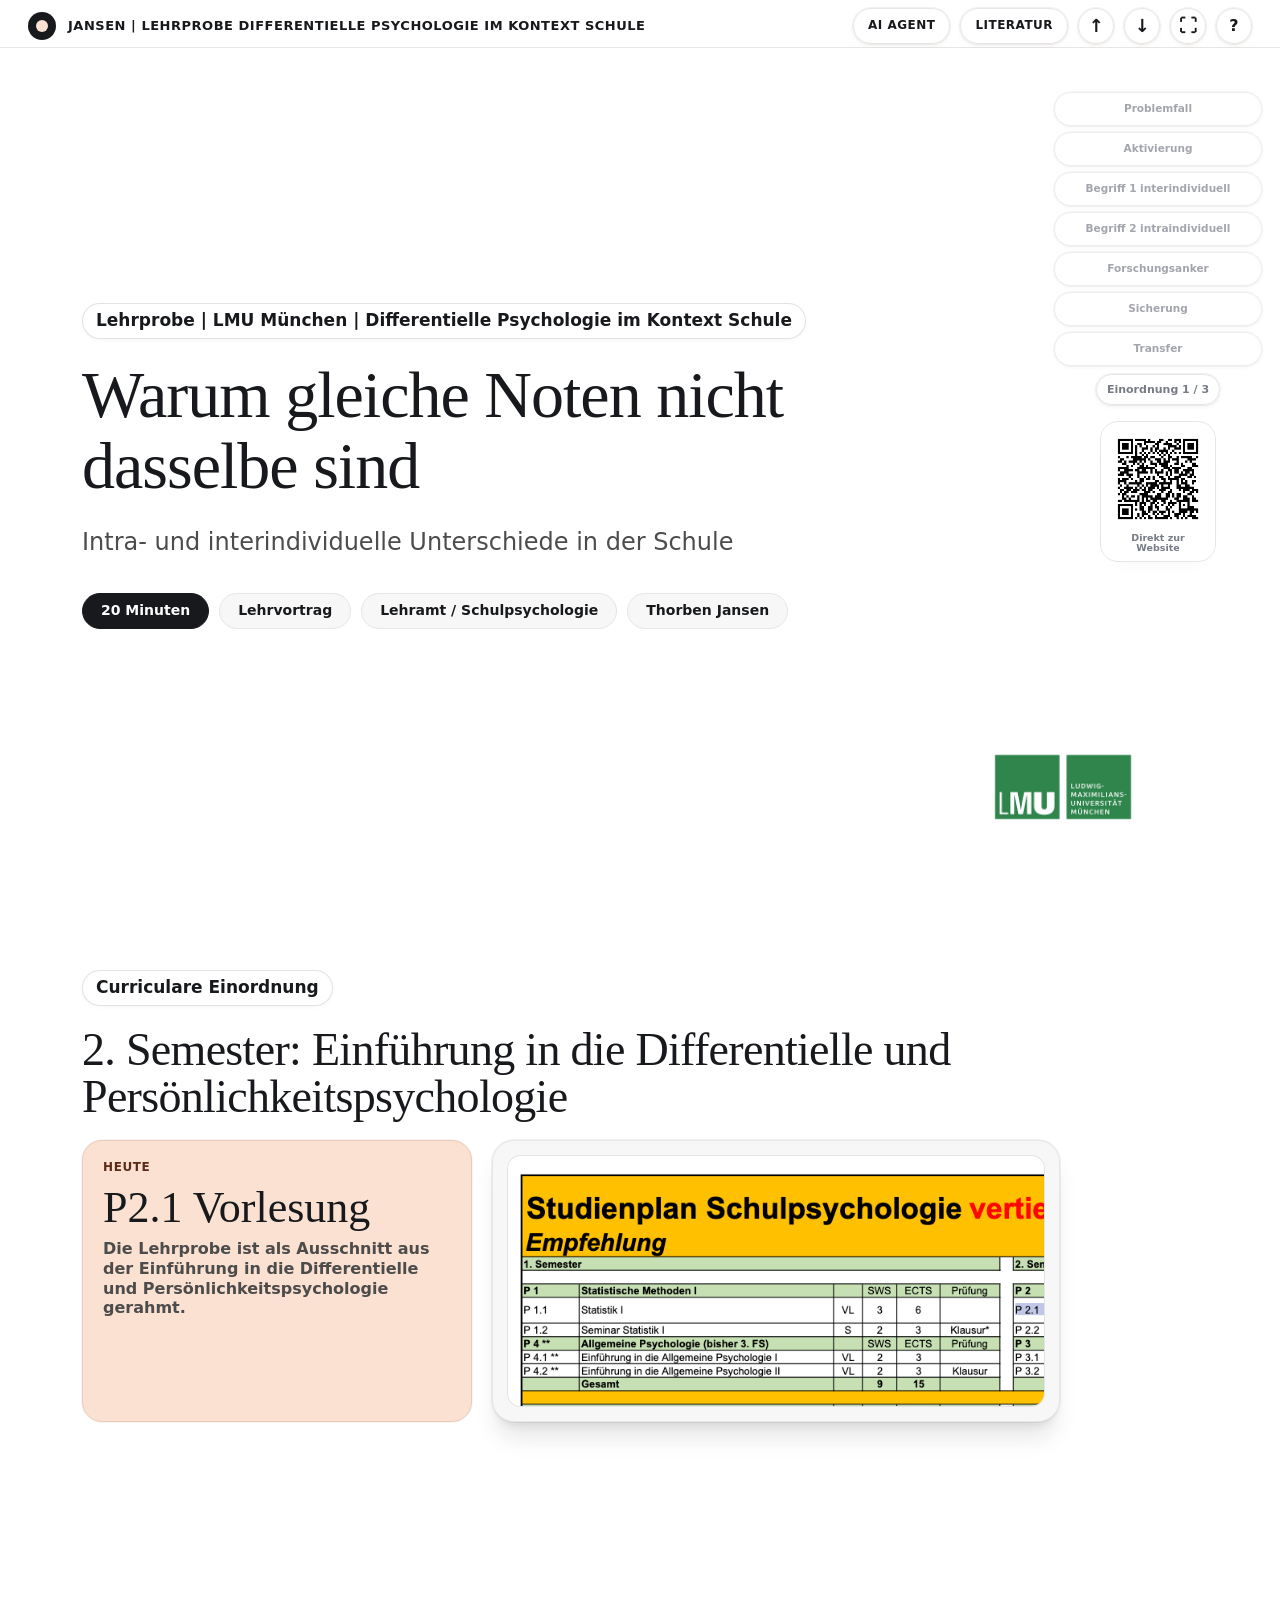
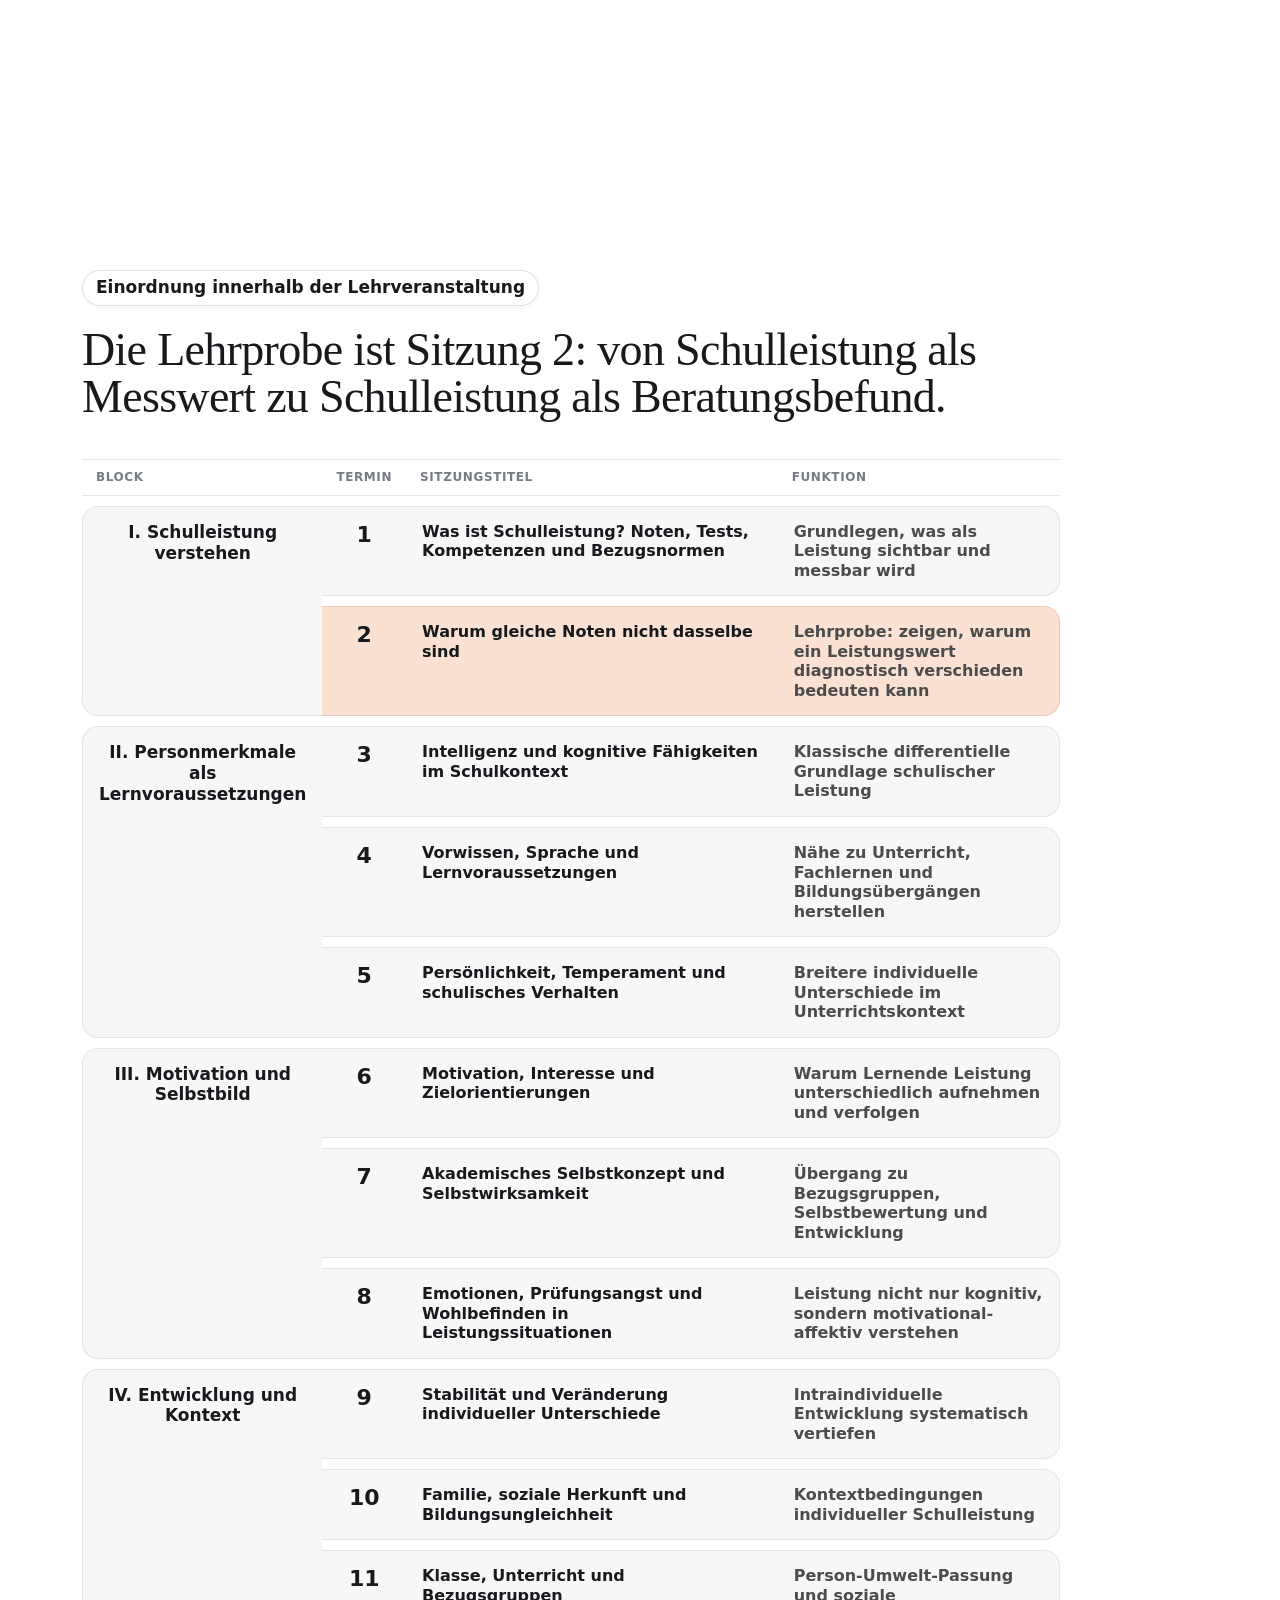
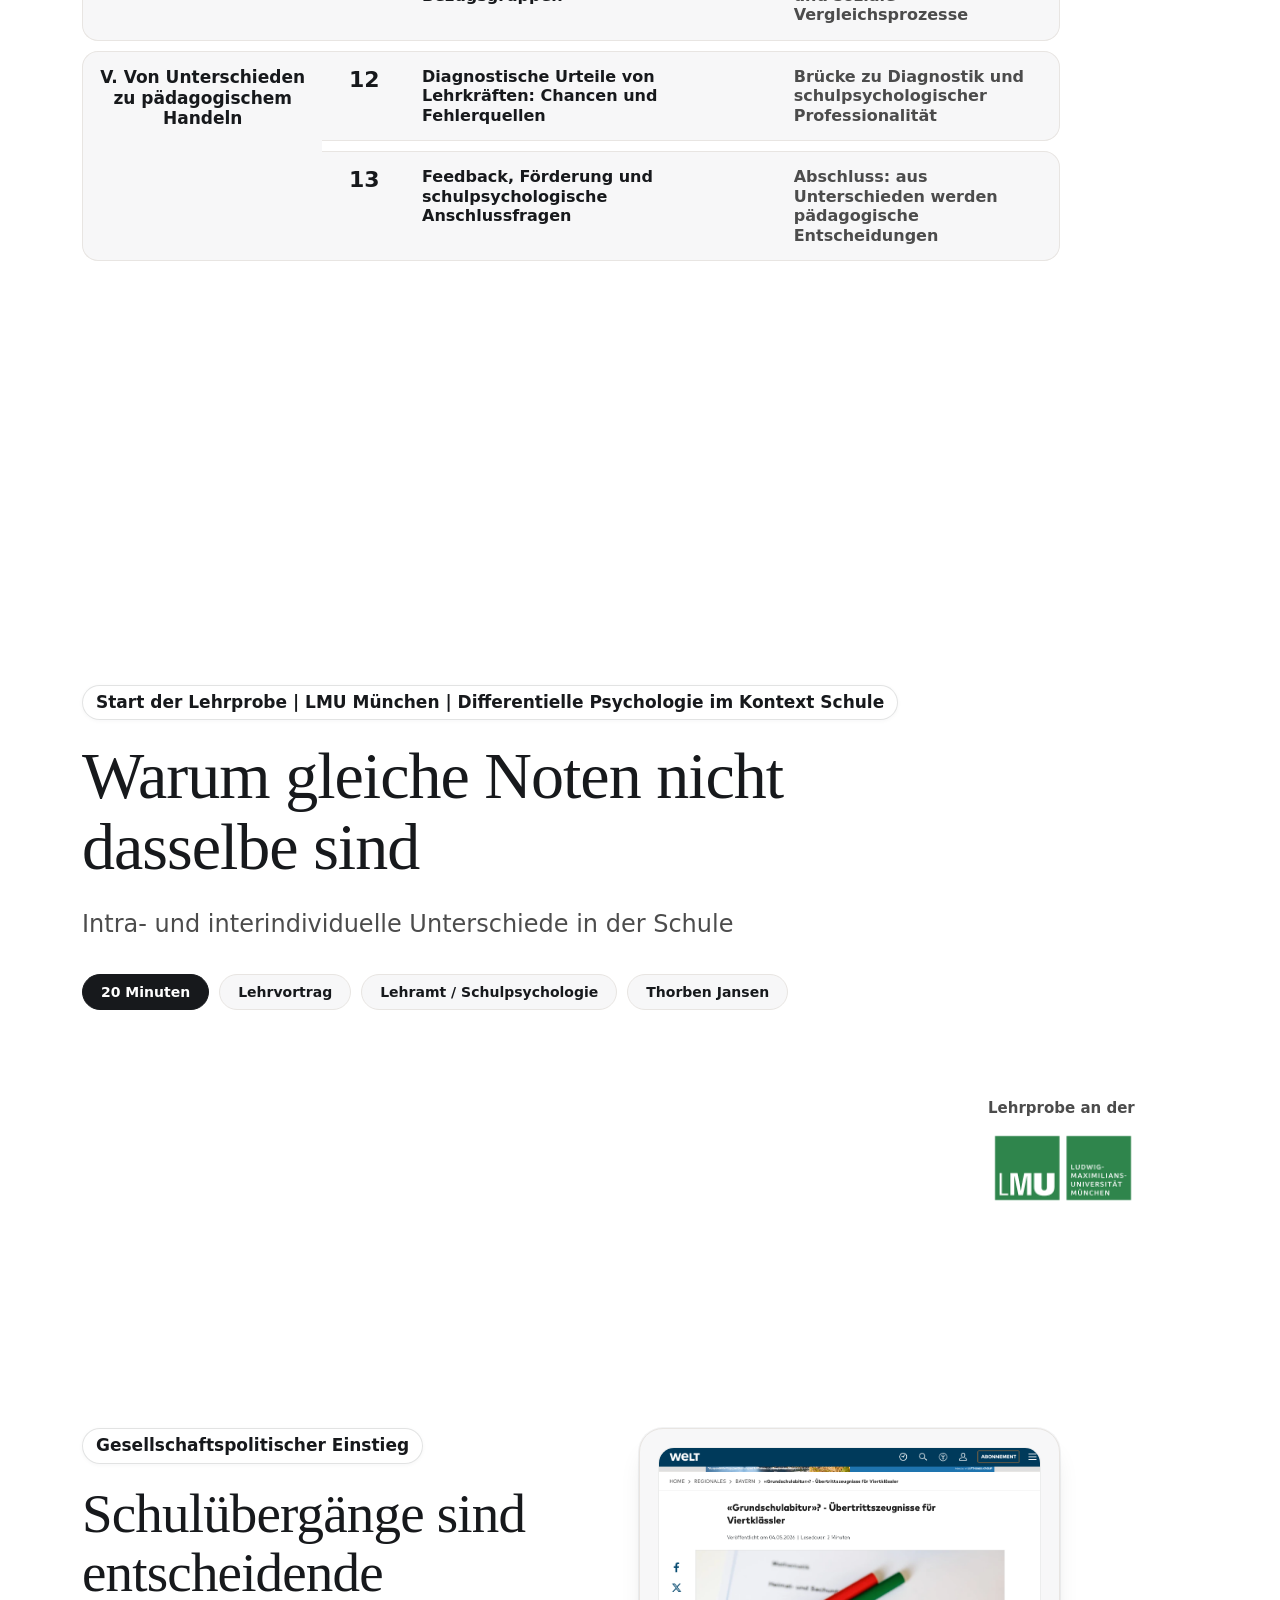
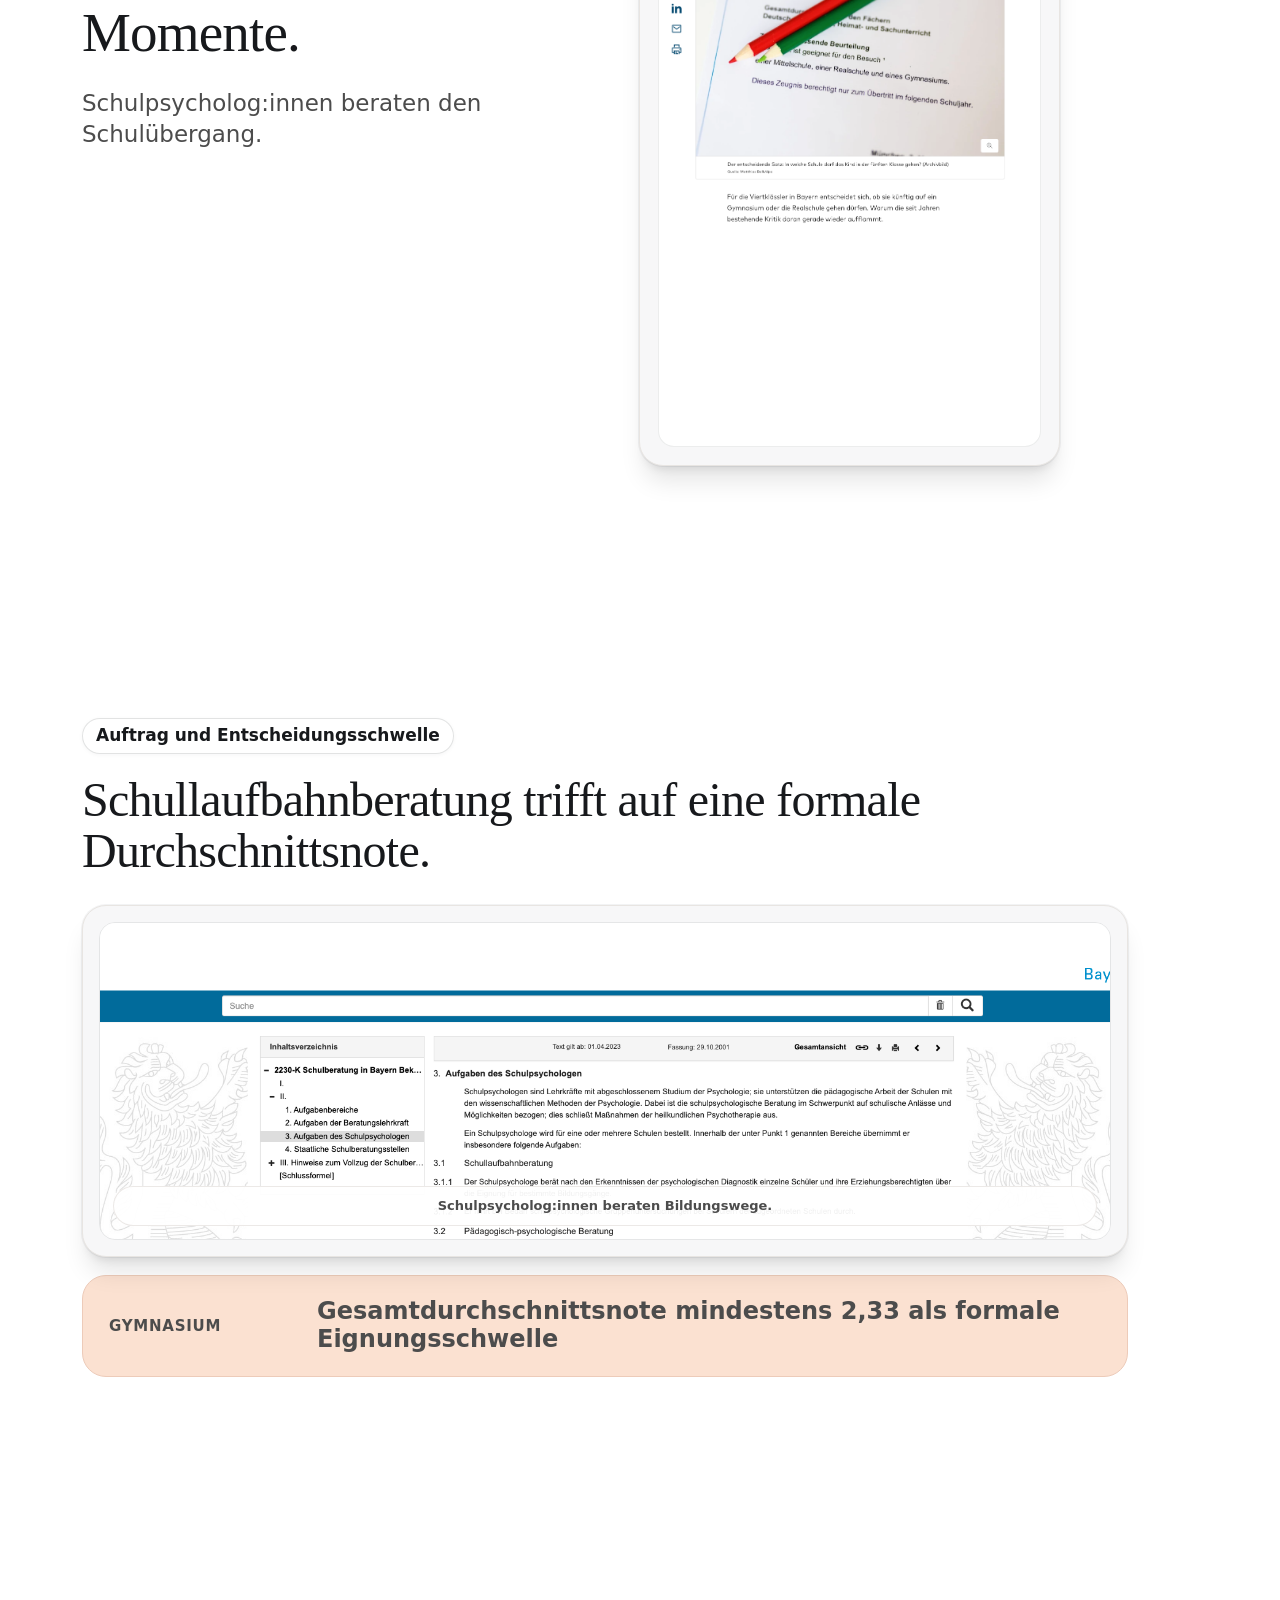
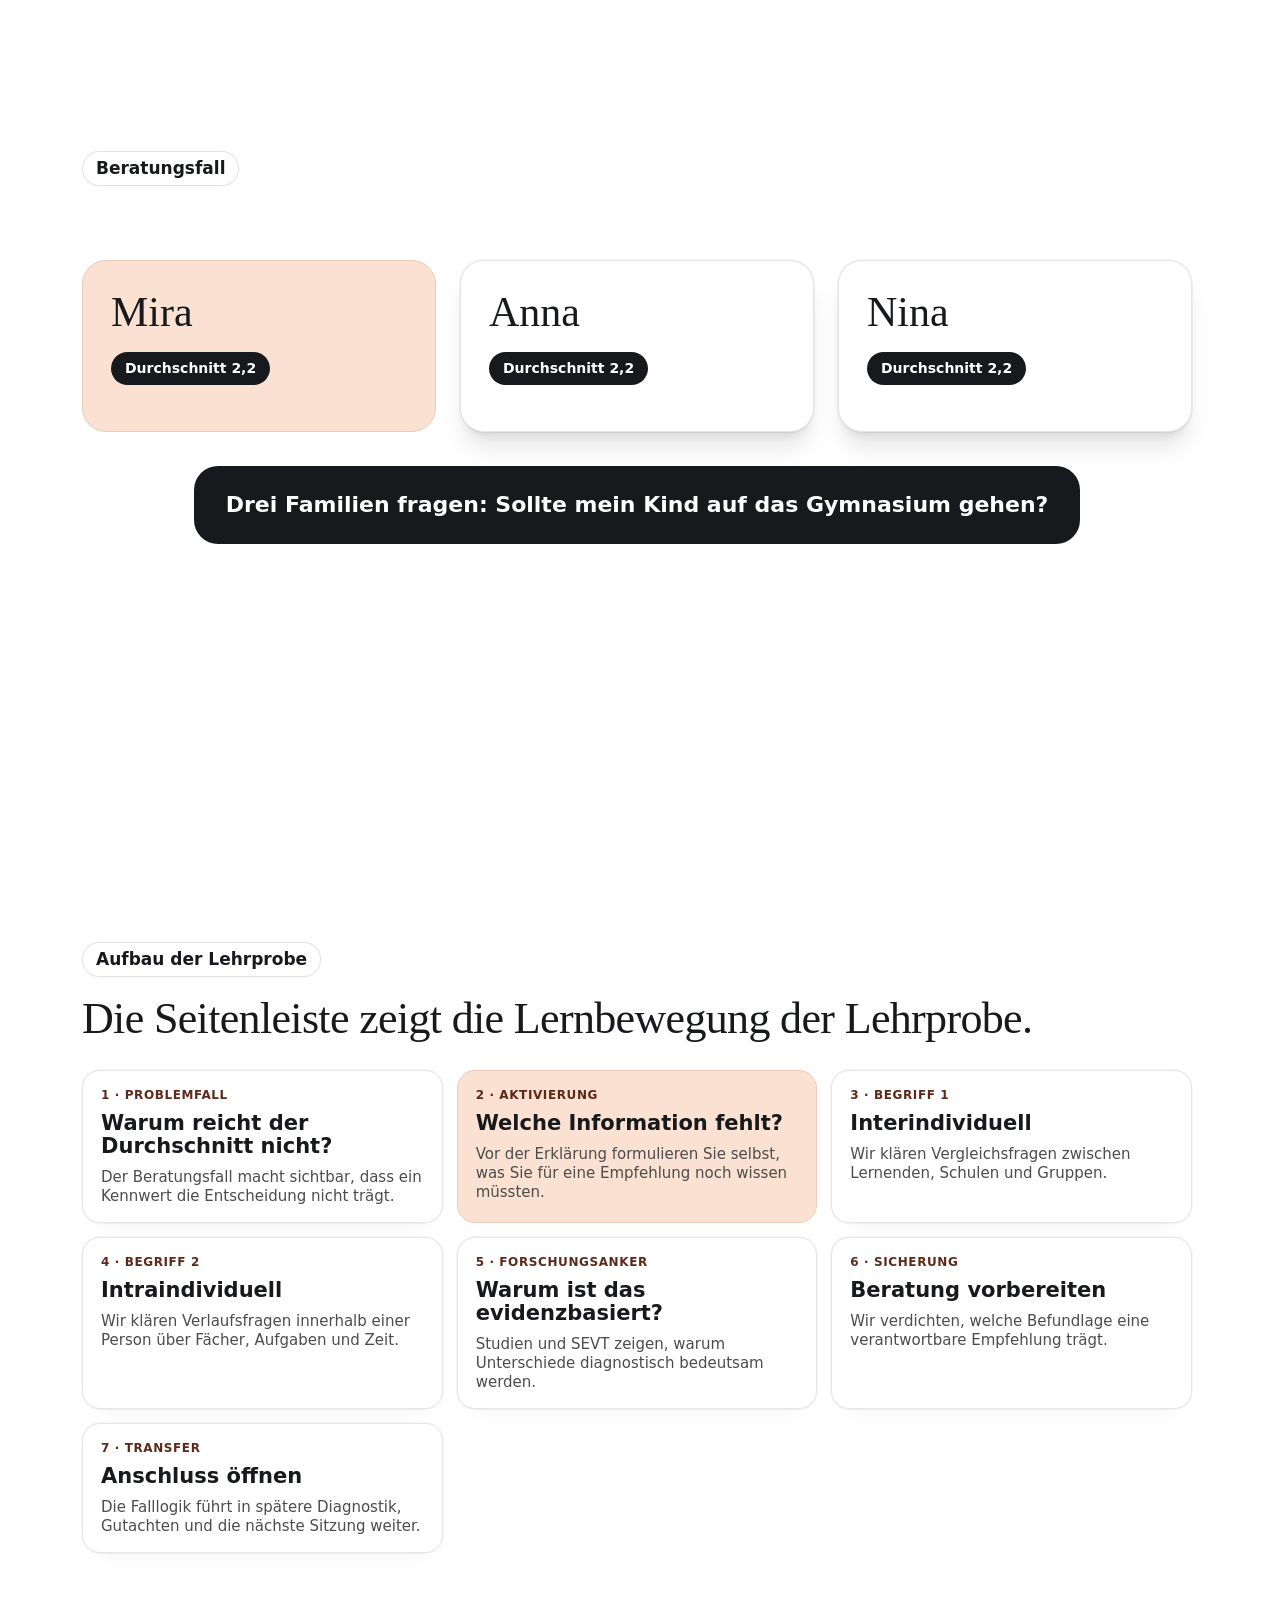
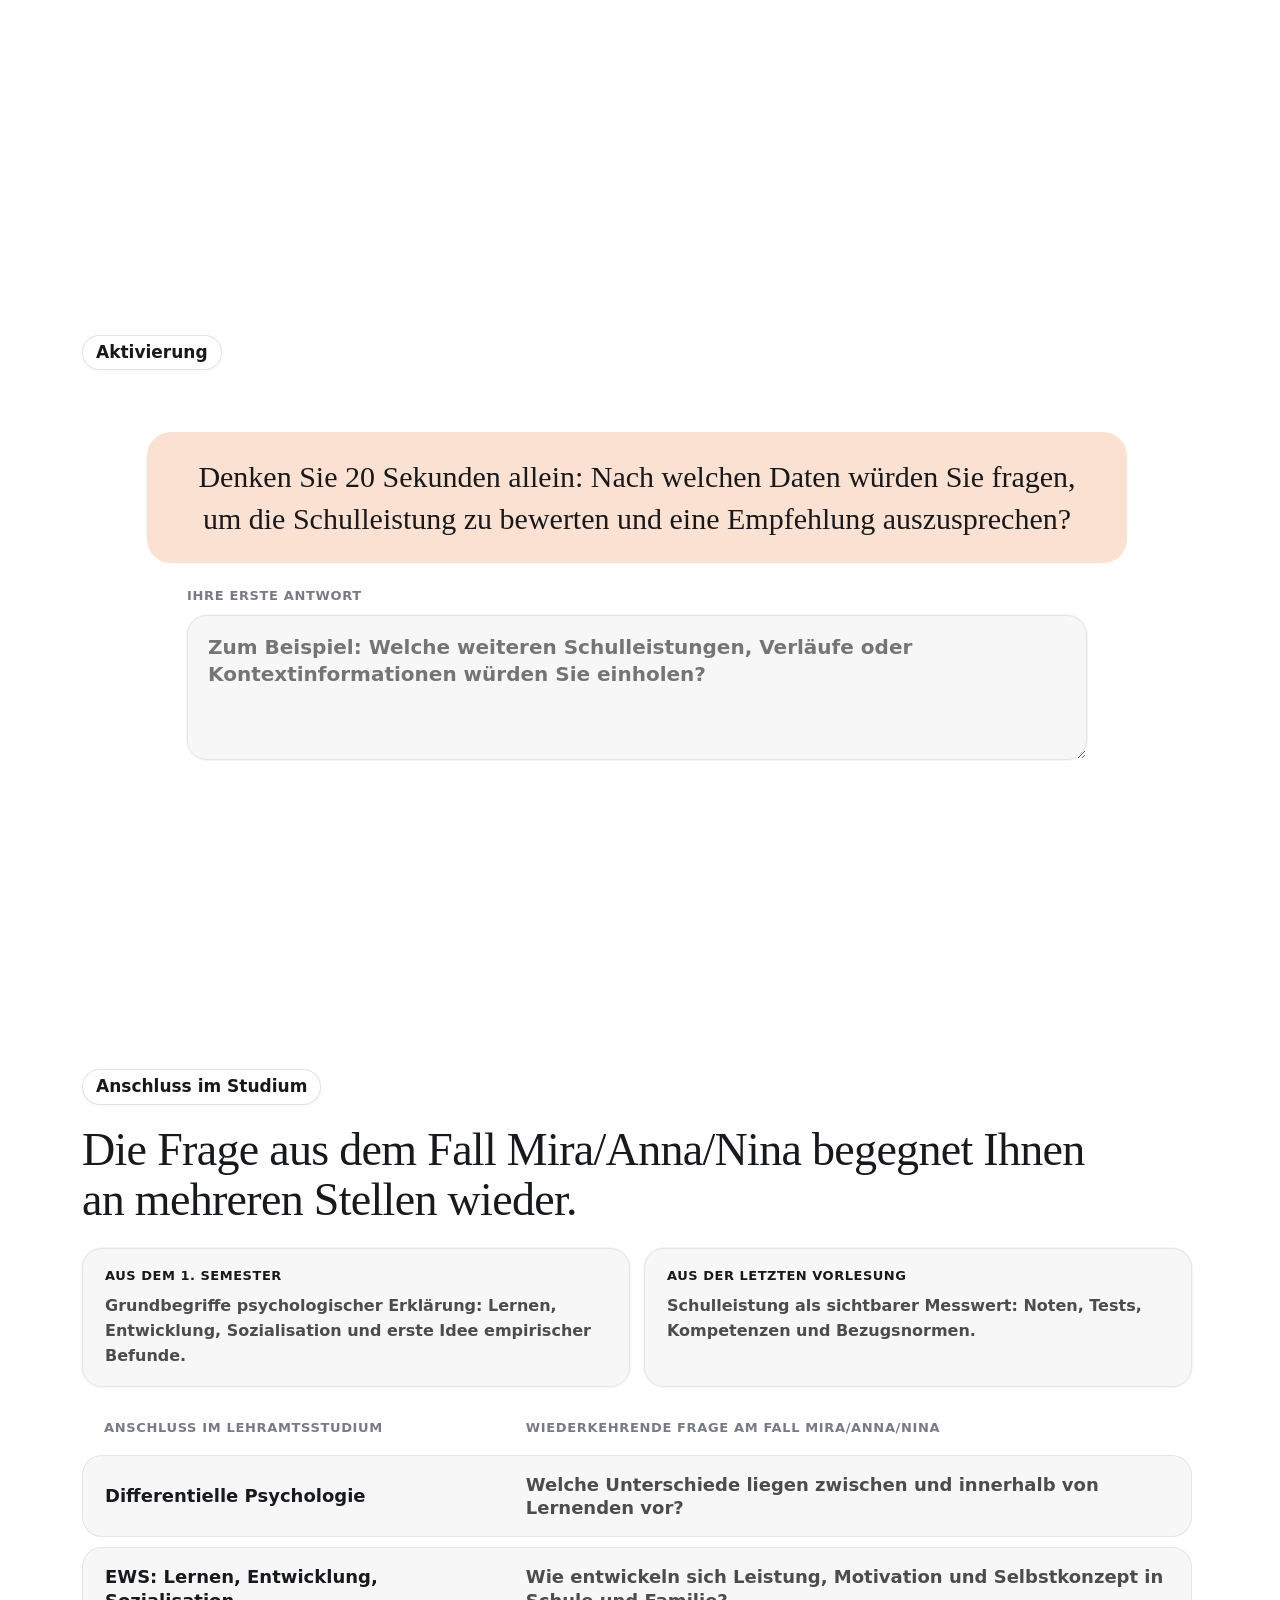
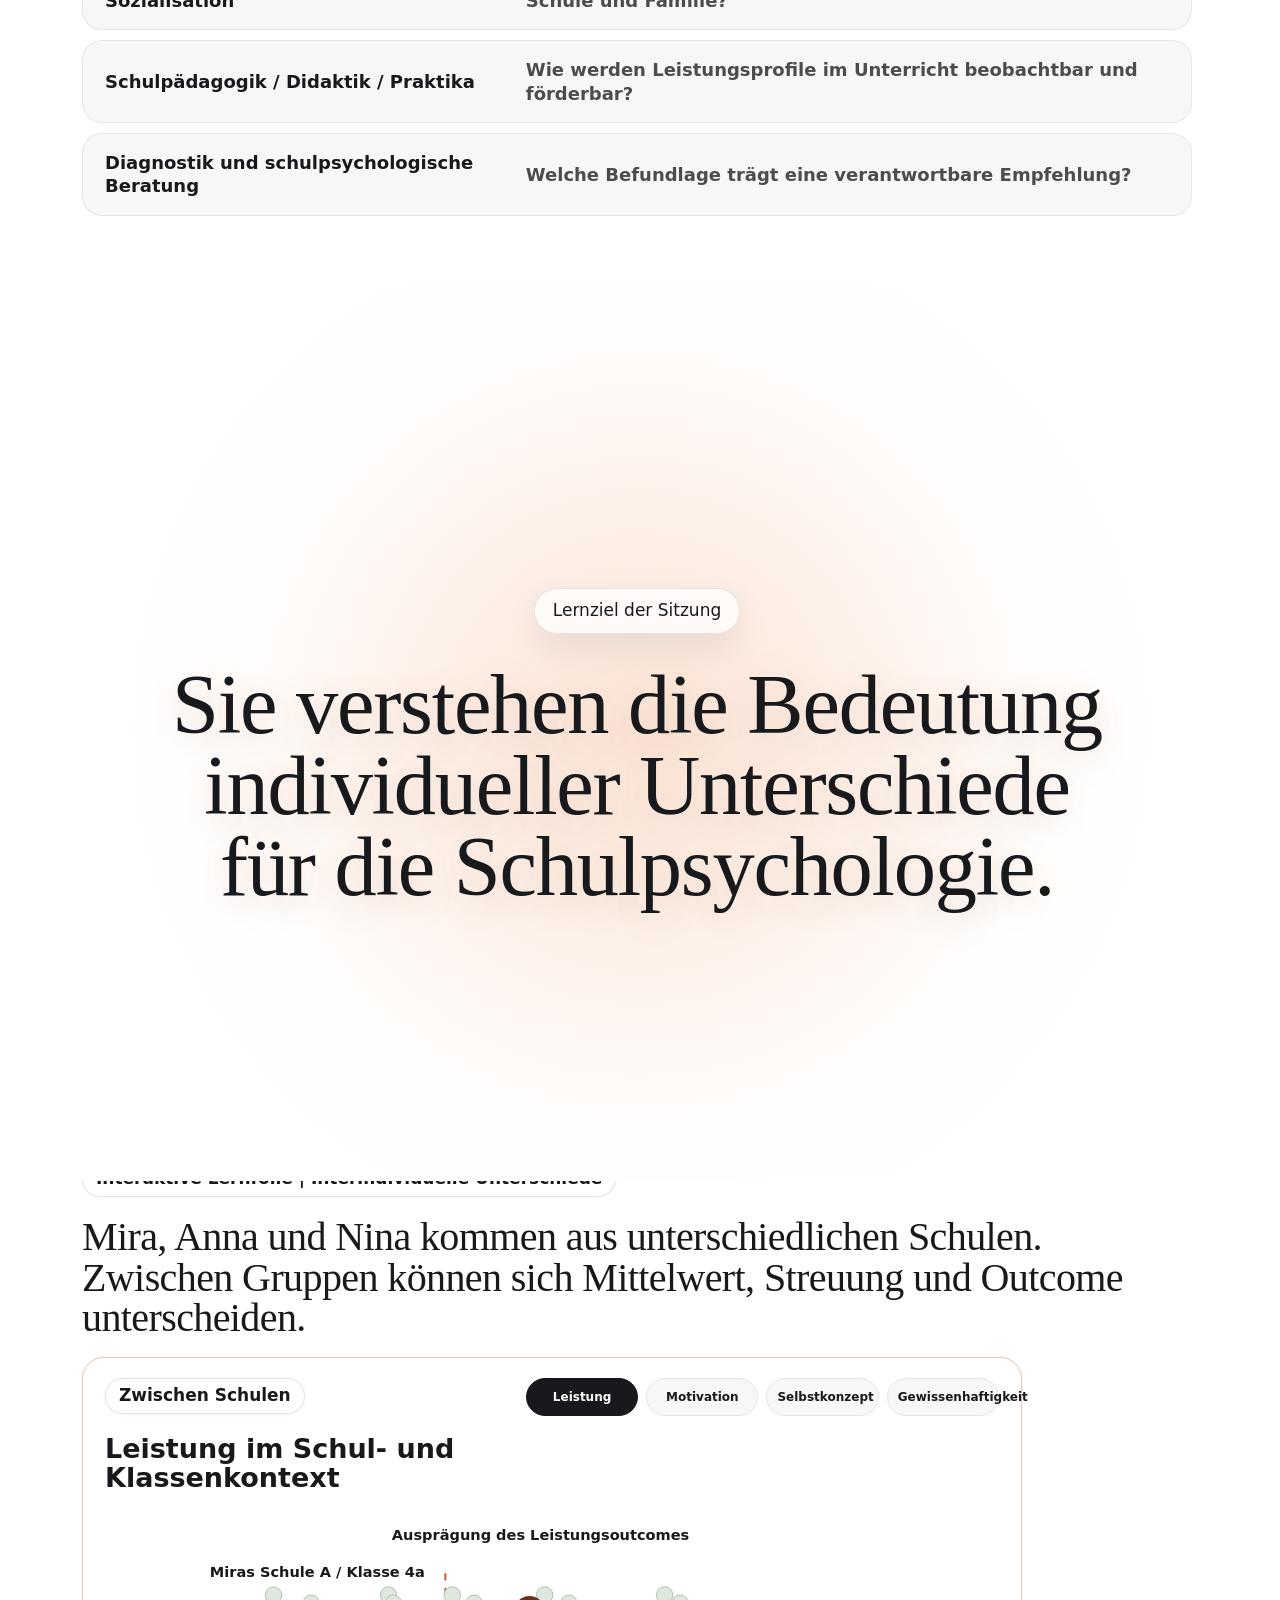
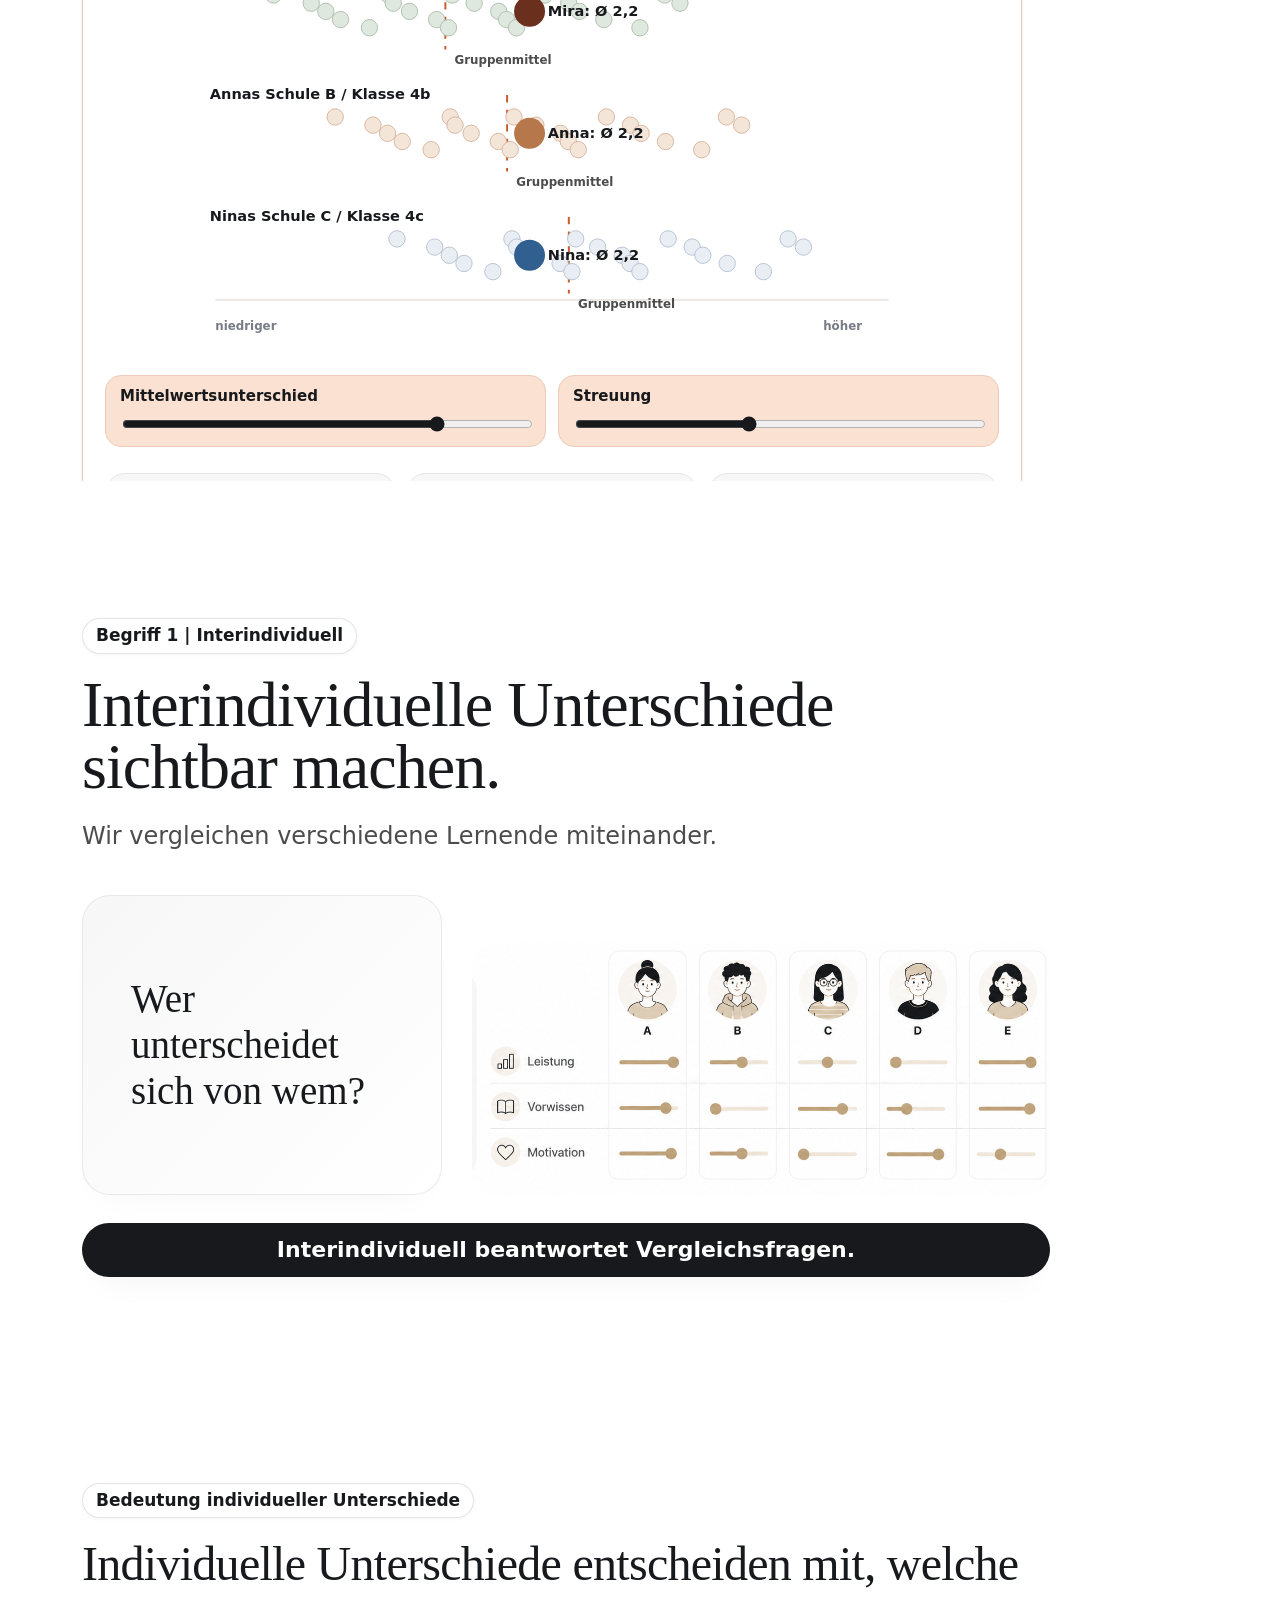
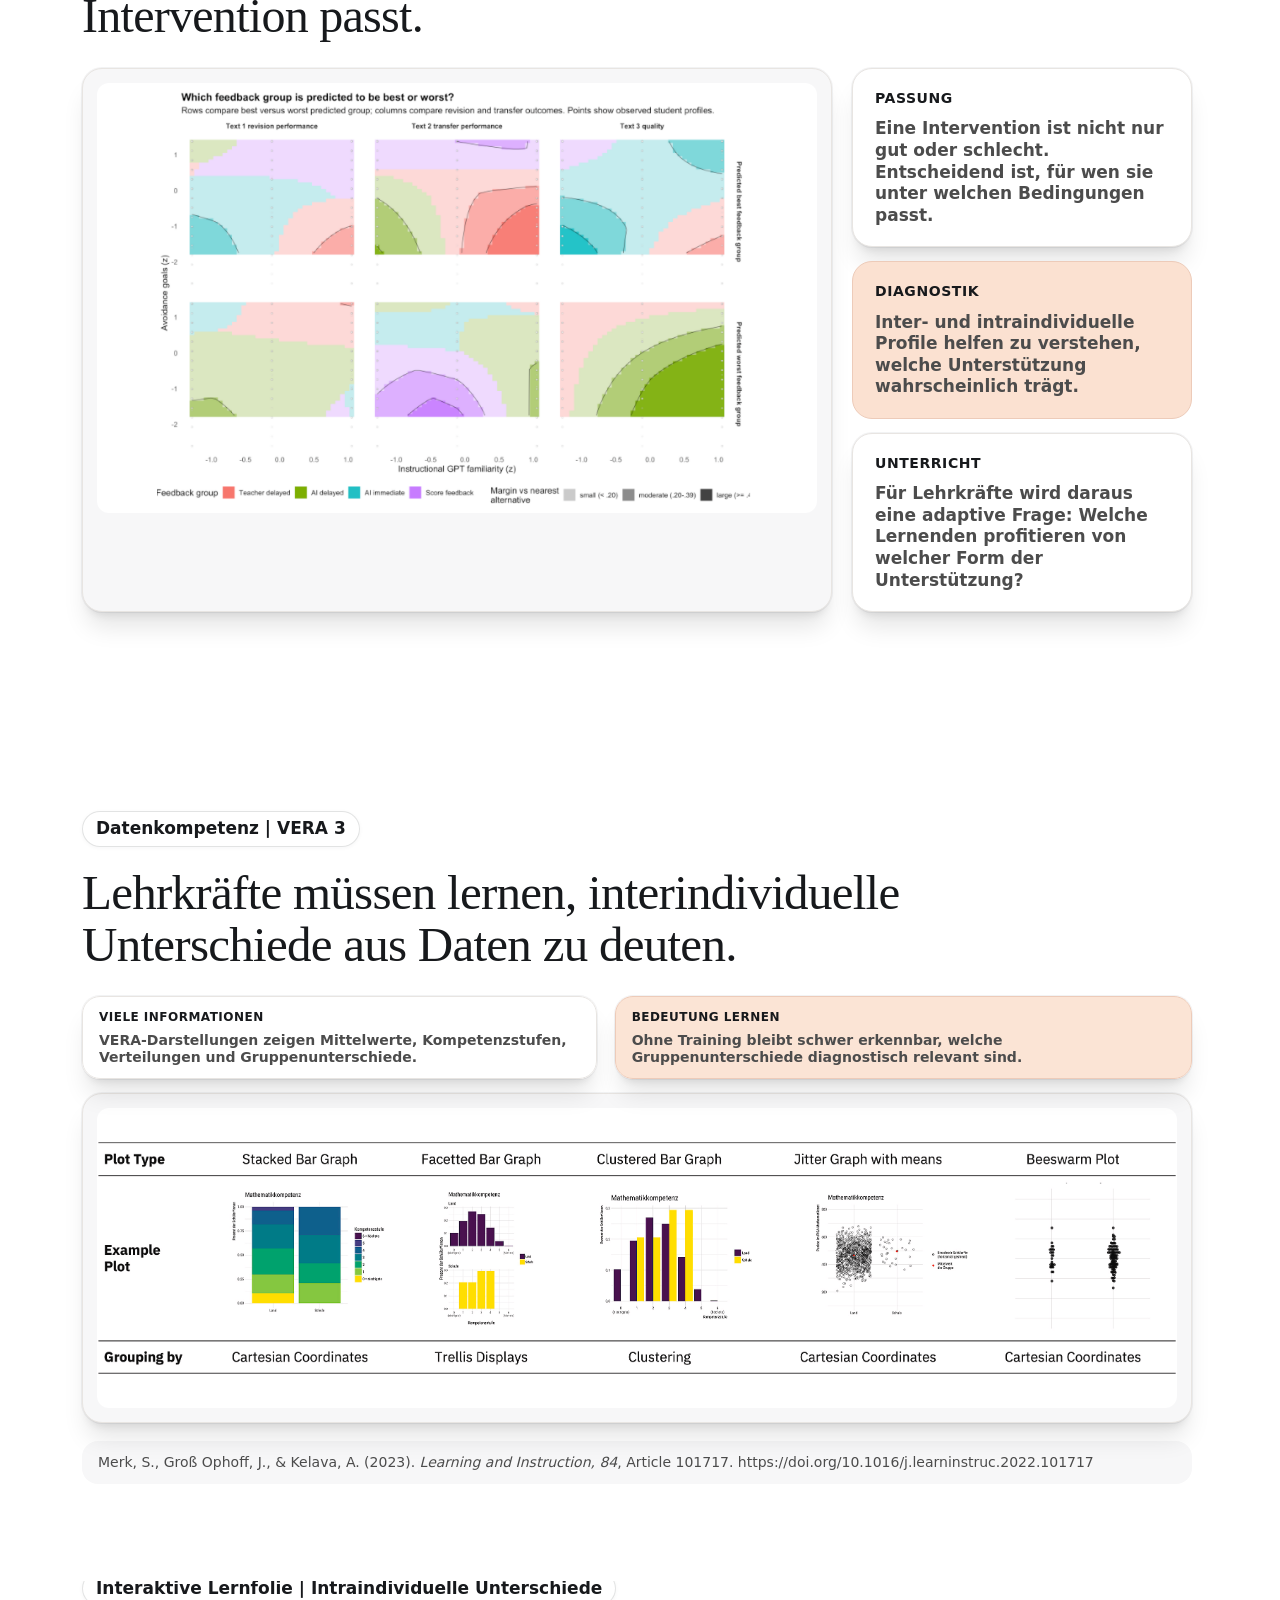
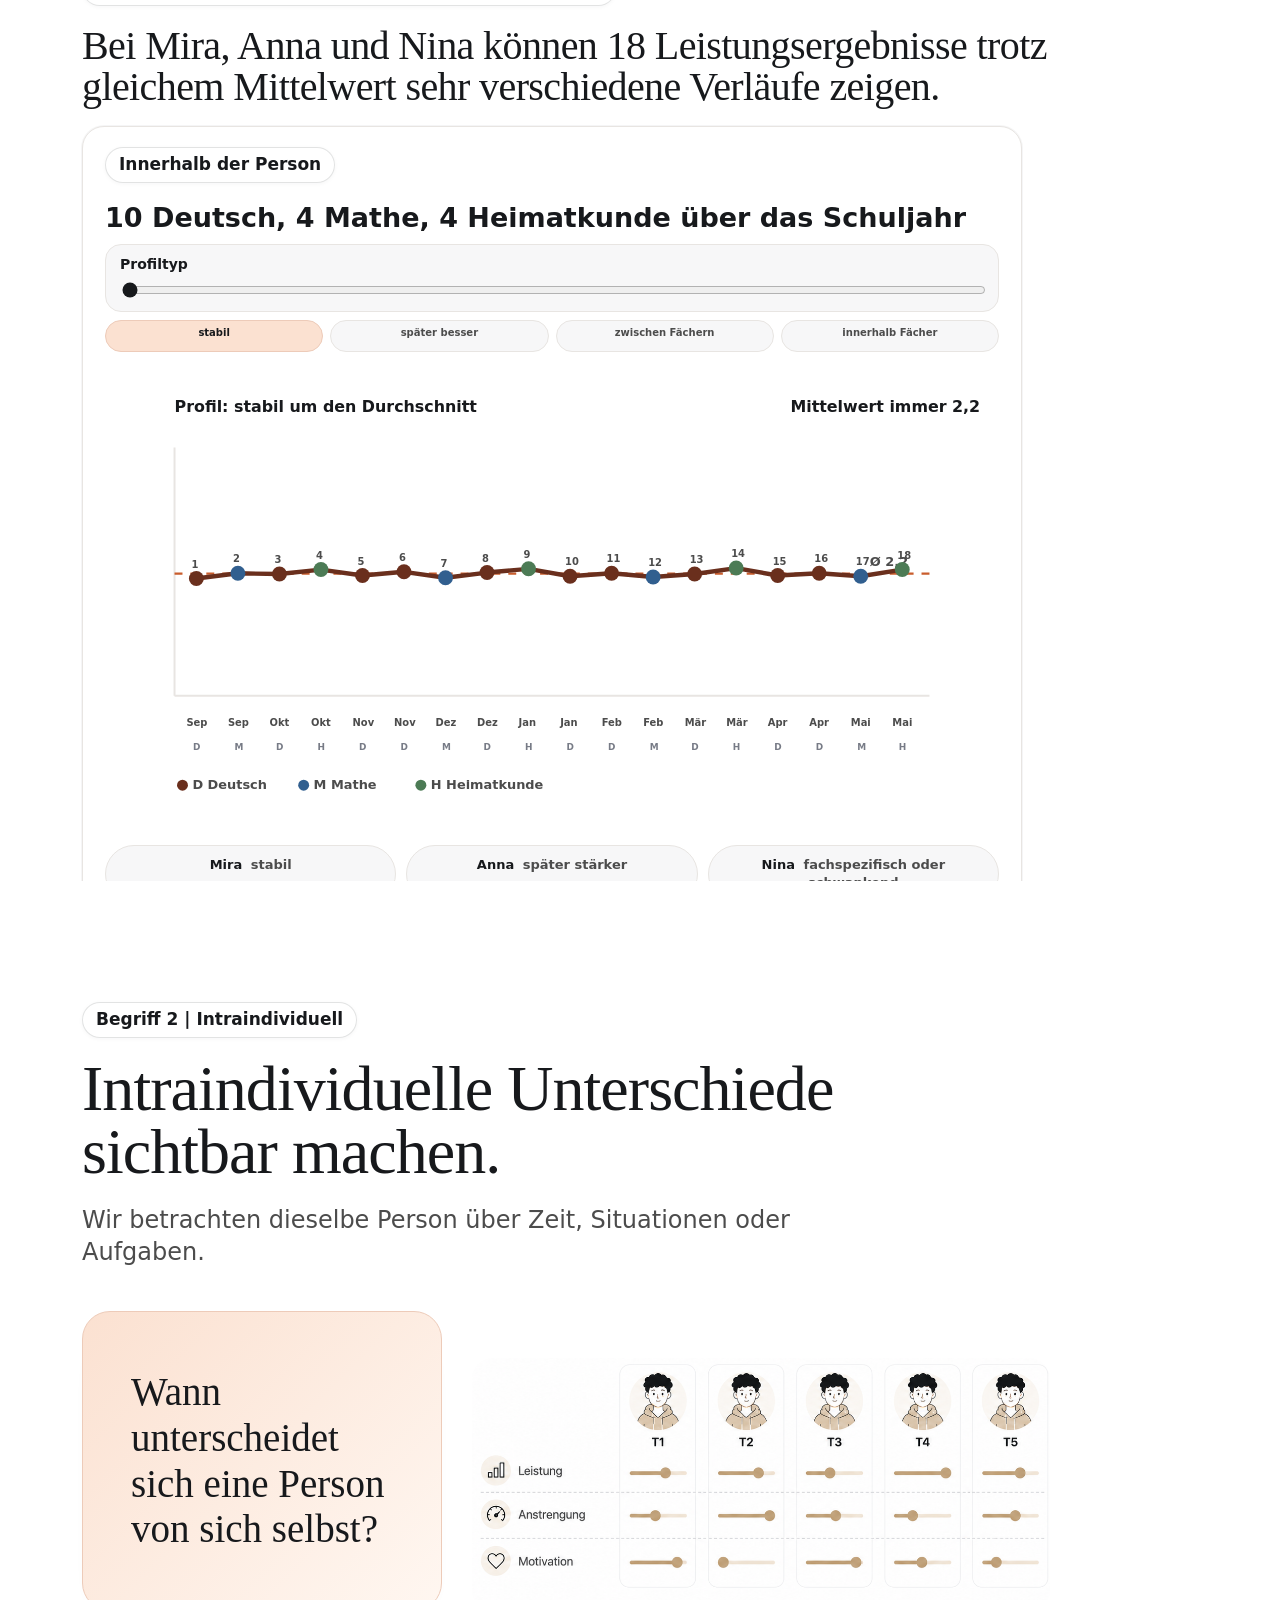
<file: lmu-lehrprobe/index.html>
<!doctype html>
<html lang="de">
  <head>
    <meta charset="utf-8" />
    <meta name="viewport" content="width=device-width, initial-scale=1" />
    <title>Jansen | Lehrprobe LMU München</title>
    <link rel="icon" href="data:," />
    <link rel="stylesheet" href="style.css?v=qr-20260527" />
  </head>
  <body>
    <div class="progress"><div id="progressBar"></div></div>

    <header class="topbar">
      <div class="brand">
        <span class="brand-mark" aria-hidden="true"></span>
        <span>Jansen | Lehrprobe Differentielle Psychologie im Kontext Schule</span>
      </div>
      <nav class="controls" aria-label="Foliensteuerung">
        <a class="syllabus-link" href="prompt.html" aria-label="AI-Agent-Anleitung und ARA-Download öffnen">AI Agent</a>
        <a class="syllabus-link" href="literatur.html" aria-label="Literaturverzeichnis öffnen">Literatur</a>
        <button type="button" data-prev aria-label="Vorherige Folie">↑</button>
        <button type="button" data-next aria-label="Nächste Folie">↓</button>
        <button type="button" data-fullscreen aria-label="Vollbild">⛶</button>
        <button type="button" data-glossary aria-label="Funktionen und Begriffsklärung zur aktuellen Folie">?</button>
      </nav>
    </header>

    <aside class="pathway-rail" aria-label="Vortragsabschnitte">
      <nav class="stage-list" aria-label="Vortragsabschnitte">
        <a href="#titel-lehrprobe-start" data-stage-link="problemfall"><span>Problemfall</span></a>
        <a href="#aktivierung-1" data-stage-link="aktivierung"><span>Aktivierung</span></a>
        <a href="#live-klassen-demo" data-stage-link="begriff-inter"><span>Begriff 1 interindividuell</span></a>
        <a href="#live-profile-demo" data-stage-link="begriff-intra"><span>Begriff 2 intraindividuell</span></a>
        <a href="#highest-performance" data-stage-link="forschungsanker"><span>Forschungsanker</span></a>
        <a href="#anwendung" data-stage-link="sicherung"><span>Sicherung</span></a>
        <a href="#visible-learning-ausblick" data-stage-link="transfer"><span>Transfer</span></a>
      </nav>
      <div class="rail-slide-counter" id="railSlideCounter">Folie 1 / 23</div>
      <figure class="rail-qr" id="railQr" aria-label="QR-Code zur Lehrprobe">
        <img src="assets/lmu-lehrprobe-qr.png" alt="QR-Code zur Lehrprobe-Website" />
        <figcaption>Direkt zur Website</figcaption>
      </figure>
    </aside>

    <main class="deck">
      <section class="slide hero clean-hero" id="titel" data-stage="vorlauf">
        <div class="hero-copy">
          <p class="eyebrow">Lehrprobe | LMU München | Differentielle Psychologie im Kontext Schule</p>
          <h1>Warum gleiche Noten nicht dasselbe sind</h1>
          <p class="lead">Intra- und interindividuelle Unterschiede in der Schule</p>
          <div class="pill-row">
            <span class="pill dark">20 Minuten</span>
            <span class="pill">Lehrvortrag</span>
            <span class="pill">Lehramt / Schulpsychologie</span>
            <span class="pill">Thorben Jansen</span>
          </div>
        </div>
        <img class="lmu-logo" src="assets/lmu_munich_logo.png" alt="LMU München" />
      </section>

      <section class="slide curriculum-slide" id="curriculum-einordnung" data-stage="vorlauf">
        <p class="eyebrow">Curriculare Einordnung</p>
        <h1>2. Semester: Einführung in die Differentielle und Persönlichkeitspsychologie</h1>
        <div class="curriculum-layout">
          <div class="curriculum-focus">
            <article class="warm curriculum-today"><span>Heute</span><h2>P2.1 Vorlesung</h2><p>Die Lehrprobe ist als Ausschnitt aus der Einführung in die Differentielle und Persönlichkeitspsychologie gerahmt.</p></article>
          </div>
          <figure class="curriculum-plan">
            <a href="https://cms-cdn.lmu.de/media/11-psychologie-und-paedagogik/psy/downloads/studiengaenge/schulpsychologie/stundentafel-schulpsy_vertieft_05.11.2024_korr.pdf" target="_blank" rel="noopener" aria-label="Offizielle LMU-Stundentafel Schulpsychologie vertieftes Studium als PDF öffnen">
              <img src="assets/lmu-studienplan-schulpsychologie-vertieft-2-semester.png" alt="Ausschnitt aus dem Studienplan Schulpsychologie vertieftes Studium: Im zweiten Semester steht P2.1 Einführung in die Differentielle und Persönlichkeitspsychologie als Vorlesung." data-no-lightbox="true" />
            </a>
          </figure>
        </div>
      </section>

      <section class="slide course-placement-slide" id="lehrveranstaltung-einordnung" data-stage="vorlauf">
        <p class="eyebrow">Einordnung innerhalb der Lehrveranstaltung</p>
        <h1>Die Lehrprobe ist Sitzung 2: von Schulleistung als Messwert zu Schulleistung als Beratungsbefund.</h1>
        <div class="course-table-wrap">
          <table class="course-table" aria-label="Einordnung der Lehrprobe in die Lehrveranstaltung">
            <thead>
              <tr>
                <th>Block</th>
                <th>Termin</th>
                <th>Sitzungstitel</th>
                <th>Funktion</th>
              </tr>
            </thead>
            <tbody>
              <tr>
                <th scope="rowgroup" rowspan="2">I. Schulleistung verstehen</th>
                <td class="term">1</td>
                <td class="topic"><strong>Was ist Schulleistung? Noten, Tests, Kompetenzen und Bezugsnormen</strong></td>
                <td class="function">Grundlegen, was als Leistung sichtbar und messbar wird</td>
              </tr>
              <tr class="current-session">
                <td class="term">2</td>
                <td class="topic"><strong>Warum gleiche Noten nicht dasselbe sind</strong></td>
                <td class="function">Lehrprobe: zeigen, warum ein Leistungswert diagnostisch verschieden bedeuten kann</td>
              </tr>
              <tr>
                <th scope="rowgroup" rowspan="3">II. Personmerkmale als Lernvoraussetzungen</th>
                <td class="term">3</td>
                <td class="topic"><strong>Intelligenz und kognitive Fähigkeiten im Schulkontext</strong></td>
                <td class="function">Klassische differentielle Grundlage schulischer Leistung</td>
              </tr>
              <tr>
                <td class="term">4</td>
                <td class="topic"><strong>Vorwissen, Sprache und Lernvoraussetzungen</strong></td>
                <td class="function">Nähe zu Unterricht, Fachlernen und Bildungsübergängen herstellen</td>
              </tr>
              <tr>
                <td class="term">5</td>
                <td class="topic"><strong>Persönlichkeit, Temperament und schulisches Verhalten</strong></td>
                <td class="function">Breitere individuelle Unterschiede im Unterrichtskontext</td>
              </tr>
              <tr>
                <th scope="rowgroup" rowspan="3">III. Motivation und Selbstbild</th>
                <td class="term">6</td>
                <td class="topic"><strong>Motivation, Interesse und Zielorientierungen</strong></td>
                <td class="function">Warum Lernende Leistung unterschiedlich aufnehmen und verfolgen</td>
              </tr>
              <tr>
                <td class="term">7</td>
                <td class="topic"><strong>Akademisches Selbstkonzept und Selbstwirksamkeit</strong></td>
                <td class="function">Übergang zu Bezugsgruppen, Selbstbewertung und Entwicklung</td>
              </tr>
              <tr>
                <td class="term">8</td>
                <td class="topic"><strong>Emotionen, Prüfungsangst und Wohlbefinden in Leistungssituationen</strong></td>
                <td class="function">Leistung nicht nur kognitiv, sondern motivational-affektiv verstehen</td>
              </tr>
              <tr>
                <th scope="rowgroup" rowspan="3">IV. Entwicklung und Kontext</th>
                <td class="term">9</td>
                <td class="topic"><strong>Stabilität und Veränderung individueller Unterschiede</strong></td>
                <td class="function">Intraindividuelle Entwicklung systematisch vertiefen</td>
              </tr>
              <tr>
                <td class="term">10</td>
                <td class="topic"><strong>Familie, soziale Herkunft und Bildungsungleichheit</strong></td>
                <td class="function">Kontextbedingungen individueller Schulleistung</td>
              </tr>
              <tr>
                <td class="term">11</td>
                <td class="topic"><strong>Klasse, Unterricht und Bezugsgruppen</strong></td>
                <td class="function">Person-Umwelt-Passung und soziale Vergleichsprozesse</td>
              </tr>
              <tr>
                <th scope="rowgroup" rowspan="2">V. Von Unterschieden zu pädagogischem Handeln</th>
                <td class="term">12</td>
                <td class="topic"><strong>Diagnostische Urteile von Lehrkräften: Chancen und Fehlerquellen</strong></td>
                <td class="function">Brücke zu Diagnostik und schulpsychologischer Professionalität</td>
              </tr>
              <tr>
                <td class="term">13</td>
                <td class="topic"><strong>Feedback, Förderung und schulpsychologische Anschlussfragen</strong></td>
                <td class="function">Abschluss: aus Unterschieden werden pädagogische Entscheidungen</td>
              </tr>
            </tbody>
          </table>
        </div>
      </section>

      <section class="slide hero clean-hero" id="titel-lehrprobe-start" data-stage="problemfall">
        <div class="hero-copy">
          <p class="eyebrow">Start der Lehrprobe | LMU München | Differentielle Psychologie im Kontext Schule</p>
          <h1>Warum gleiche Noten nicht dasselbe sind</h1>
          <p class="lead">Intra- und interindividuelle Unterschiede in der Schule</p>
          <div class="pill-row">
            <span class="pill dark">20 Minuten</span>
            <span class="pill">Lehrvortrag</span>
            <span class="pill">Lehramt / Schulpsychologie</span>
            <span class="pill">Thorben Jansen</span>
          </div>
        </div>
        <div class="lmu-signature">
          <span>Lehrprobe an der</span>
          <img class="lmu-logo" src="assets/lmu_munich_logo.png" alt="LMU München" />
        </div>
      </section>

      <section class="slide public-start" id="gesellschaftspolitischer-start" data-stage="problemfall">
        <div class="public-copy">
          <p class="eyebrow">Gesellschaftspolitischer Einstieg</p>
          <h1>Schulübergänge sind entscheidende Momente.</h1>
          <p class="lead">Schulpsycholog:innen beraten den Schulübergang.</p>
        </div>
        <figure class="public-frame">
          <img src="assets/welt-grundschulabitur-uebertrittszeugnisse.png" alt="Screenshot eines WELT-Artikels über die Diskussion um Übertrittszeugnisse für Viertklässler in Bayern." />
        </figure>
      </section>

      <section class="slide threshold" id="uebertrittsschwelle" data-stage="problemfall">
        <p class="eyebrow">Auftrag und Entscheidungsschwelle</p>
        <h1>Schullaufbahnberatung trifft auf eine formale Durchschnittsnote.</h1>
        <div class="threshold-combo">
          <figure class="threshold-mini-frame mandate-focus">
            <img src="assets/bayern-recht-schulpsychologie-schullaufbahnberatung.png" alt="Screenshot aus Bayern.Recht zu den Aufgaben von Schulpsychologinnen und Schulpsychologen: Schullaufbahnberatung als Aufgabenbereich." data-lightbox-focus="center" />
            <figcaption>Schulpsycholog:innen beraten Bildungswege.</figcaption>
          </figure>
          <aside class="threshold-callout">
            <p>Gymnasium</p>
            <span>Gesamtdurchschnittsnote mindestens 2,33 als formale Eignungsschwelle</span>
          </aside>
        </div>
      </section>

      <section class="slide" id="fall" data-stage="problemfall">
        <p class="eyebrow">Beratungsfall</p>
        <div class="case-grid three-cases">
          <article class="case-card warm"><h2>Mira</h2><strong>Durchschnitt 2,2</strong></article>
          <article class="case-card"><h2>Anna</h2><strong>Durchschnitt 2,2</strong></article>
          <article class="case-card"><h2>Nina</h2><strong>Durchschnitt 2,2</strong></article>
        </div>
        <p class="question-strip">Drei Familien fragen: Sollte mein Kind auf das Gymnasium gehen?</p>
      </section>

      <section class="slide didactic-slide" id="didaktisches-konzept" data-stage="problemfall">
        <p class="eyebrow">Aufbau der Lehrprobe</p>
        <h1>Die Seitenleiste zeigt die Lernbewegung der Lehrprobe.</h1>
        <div class="didactic-grid">
          <article><span>1 · Problemfall</span><h2>Warum reicht der Durchschnitt nicht?</h2><p>Der Beratungsfall macht sichtbar, dass ein Kennwert die Entscheidung nicht trägt.</p></article>
          <article class="warm"><span>2 · Aktivierung</span><h2>Welche Information fehlt?</h2><p>Vor der Erklärung formulieren Sie selbst, was Sie für eine Empfehlung noch wissen müssten.</p></article>
          <article><span>3 · Begriff 1</span><h2>Interindividuell</h2><p>Wir klären Vergleichsfragen zwischen Lernenden, Schulen und Gruppen.</p></article>
          <article><span>4 · Begriff 2</span><h2>Intraindividuell</h2><p>Wir klären Verlaufsfragen innerhalb einer Person über Fächer, Aufgaben und Zeit.</p></article>
          <article><span>5 · Forschungsanker</span><h2>Warum ist das evidenzbasiert?</h2><p>Studien und SEVT zeigen, warum Unterschiede diagnostisch bedeutsam werden.</p></article>
          <article><span>6 · Sicherung</span><h2>Beratung vorbereiten</h2><p>Wir verdichten, welche Befundlage eine verantwortbare Empfehlung trägt.</p></article>
          <article><span>7 · Transfer</span><h2>Anschluss öffnen</h2><p>Die Falllogik führt in spätere Diagnostik, Gutachten und die nächste Sitzung weiter.</p></article>
        </div>
      </section>

      <section class="slide activation" id="aktivierung-1" data-stage="aktivierung">
        <p class="eyebrow">Aktivierung</p>
        <div class="prompt">Denken Sie 20 Sekunden allein: Nach welchen Daten würden Sie fragen, um die Schulleistung zu bewerten und eine Empfehlung auszusprechen?</div>
        <label class="free-response" for="activationResponse">
          <span>Ihre erste Antwort</span>
          <textarea id="activationResponse" rows="4" placeholder="Zum Beispiel: Welche weiteren Schulleistungen, Verläufe oder Kontextinformationen würden Sie einholen?"></textarea>
        </label>
      </section>

      <section class="slide study-transfer" id="studiumsanschluss" data-stage="aktivierung">
        <p class="eyebrow">Anschluss im Studium</p>
        <h1>Die Frage aus dem Fall Mira/Anna/Nina begegnet Ihnen an mehreren Stellen wieder.</h1>
        <div class="prior-knowledge">
          <article><b>Aus dem 1. Semester</b><span>Grundbegriffe psychologischer Erklärung: Lernen, Entwicklung, Sozialisation und erste Idee empirischer Befunde.</span></article>
          <article><b>Aus der letzten Vorlesung</b><span>Schulleistung als sichtbarer Messwert: Noten, Tests, Kompetenzen und Bezugsnormen.</span></article>
        </div>
        <table class="study-table">
          <thead>
            <tr>
              <th>Anschluss im Lehramtsstudium</th>
              <th>Wiederkehrende Frage am Fall Mira/Anna/Nina</th>
            </tr>
          </thead>
          <tbody>
            <tr>
              <td><strong>Differentielle Psychologie</strong></td>
              <td>Welche Unterschiede liegen zwischen und innerhalb von Lernenden vor?</td>
            </tr>
            <tr>
              <td><strong>EWS: Lernen, Entwicklung, Sozialisation</strong></td>
              <td>Wie entwickeln sich Leistung, Motivation und Selbstkonzept in Schule und Familie?</td>
            </tr>
            <tr>
              <td><strong>Schulpädagogik / Didaktik / Praktika</strong></td>
              <td>Wie werden Leistungsprofile im Unterricht beobachtbar und förderbar?</td>
            </tr>
            <tr>
              <td><strong>Diagnostik und schulpsychologische Beratung</strong></td>
              <td>Welche Befundlage trägt eine verantwortbare Empfehlung?</td>
            </tr>
          </tbody>
        </table>
      </section>

      <section class="slide learning-goal-slide" id="lernziele" data-stage="aktivierung">
        <p class="learning-goal-marker">Lernziel der Sitzung</p>
        <h1>Sie verstehen die Bedeutung individueller Unterschiede für die Schulpsychologie.</h1>
      </section>

      <section class="slide live-demo-slide" id="live-klassen-demo" data-stage="begriff-inter">
        <p class="eyebrow">Interaktive Lernfolie | Interindividuelle Unterschiede</p>
        <h1>Mira, Anna und Nina kommen aus unterschiedlichen Schulen. Zwischen Gruppen können sich Mittelwert, Streuung und Outcome unterscheiden.</h1>
        <div class="live-demo-grid live-single-grid">
          <article class="live-plot-card live-between-card live-inter-card">
            <div class="live-inter-head">
              <div>
                <p class="eyebrow">Zwischen Schulen</p>
                <h2 id="liveOutcomeTitle">Leistung im Schul- und Klassenkontext</h2>
              </div>
              <div class="outcome-switch" role="group" aria-label="Outcome wählen">
                <button type="button" class="is-active" data-outcome="leistung">Leistung</button>
                <button type="button" data-outcome="motivation">Motivation</button>
                <button type="button" data-outcome="selbstkonzept">Selbstkonzept</button>
                <button type="button" data-outcome="gewissenhaftigkeit">Gewissenhaftigkeit</button>
              </div>
            </div>
            <svg id="liveClassPlot" viewBox="0 0 900 500" role="img" aria-label="Interindividueller Vergleich von Mira, Anna und Nina in unterschiedlichen Schulen"></svg>
            <div class="live-control-panel" aria-label="Live-Regler">
              <label>
                <span>Mittelwertsunterschied</span>
                <input id="classMeanSlider" type="range" min="-18" max="18" value="10" />
              </label>
              <label>
                <span>Streuung</span>
                <input id="classSpreadSlider" type="range" min="0" max="100" value="42" />
              </label>
            </div>
            <div class="case-thread-row inter-thread" aria-label="Fallbezug zu Mira, Anna und Nina im Schulvergleich">
              <span><b>Mira</b> Schule A</span>
              <span><b>Anna</b> Schule B</span>
              <span><b>Nina</b> Schule C</span>
            </div>
          </article>
        </div>
      </section>

      <section class="slide definition interindividual-visual" id="interindividuell" data-stage="begriff-inter">
        <p class="eyebrow">Begriff 1 | Interindividuell</p>
        <h1>Interindividuelle Unterschiede sichtbar machen.</h1>
        <p class="lead">Wir vergleichen verschiedene Lernende miteinander.</p>
        <div class="interindividual-stage">
          <div class="interindividual-question">Wer unterscheidet sich von wem?</div>
          <figure class="interindividual-figure">
            <img src="assets/interindividuelle-personenprofile.png" alt="Fünf Lernende mit unterschiedlichen Profilen in Leistung, Vorwissen und Motivation." />
          </figure>
        </div>
        <p class="interindividual-strip">Interindividuell beantwortet Vergleichsfragen.</p>
      </section>

      <section class="slide intervention-slide" id="interventionspassung" data-stage="begriff-inter">
        <p class="eyebrow">Bedeutung individueller Unterschiede</p>
        <h1>Individuelle Unterschiede entscheiden mit, welche Intervention passt.</h1>
        <div class="intervention-layout">
          <figure class="intervention-frame">
            <img src="assets/intervention-heterogeneity-feedback.png" alt="Heatmap-Beispiel: Vorhergesagte beste und schlechteste Feedbackgruppe unterscheiden sich je nach Lernendenprofil, Zielorientierung und Vertrautheit mit Instructional GPT." />
          </figure>
          <div class="intervention-cards">
            <article><b>Passung</b><span>Eine Intervention ist nicht nur gut oder schlecht. Entscheidend ist, für wen sie unter welchen Bedingungen passt.</span></article>
            <article class="warm"><b>Diagnostik</b><span>Inter- und intraindividuelle Profile helfen zu verstehen, welche Unterstützung wahrscheinlich trägt.</span></article>
            <article><b>Unterricht</b><span>Für Lehrkräfte wird daraus eine adaptive Frage: Welche Lernenden profitieren von welcher Form der Unterstützung?</span></article>
          </div>
        </div>
      </section>

      <section class="slide vera-slide" id="vera-daten" data-stage="begriff-inter">
        <p class="eyebrow">Datenkompetenz | VERA 3</p>
        <h1>Lehrkräfte müssen lernen, interindividuelle Unterschiede aus Daten zu deuten.</h1>
        <div class="vera-visual-stack">
          <figure class="vera-frame">
            <img src="assets/vera-graph-visualisierungen.jpg" alt="Beispiele verschiedener grafischer Darstellungen zu VERA-Leistungsdaten: Balkendiagramme, Jitter Graph und Beeswarm Plot." />
          </figure>
          <div class="vera-grid">
            <article><b>Viele Informationen</b><span>VERA-Darstellungen zeigen Mittelwerte, Kompetenzstufen, Verteilungen und Gruppenunterschiede.</span></article>
            <article class="warm"><b>Bedeutung lernen</b><span>Ohne Training bleibt schwer erkennbar, welche Gruppenunterschiede diagnostisch relevant sind.</span></article>
          </div>
        </div>
        <p class="apa-citation">Merk, S., Groß Ophoff, J., &amp; Kelava, A. (2023). <em>Learning and Instruction, 84</em>, Article 101717. https://doi.org/10.1016/j.learninstruc.2022.101717</p>
      </section>

      <section class="slide live-demo-slide" id="live-profile-demo" data-stage="begriff-intra">
        <p class="eyebrow">Interaktive Lernfolie | Intraindividuelle Unterschiede</p>
        <h1>Bei Mira, Anna und Nina können 18 Leistungsergebnisse trotz gleichem Mittelwert sehr verschiedene Verläufe zeigen.</h1>
        <div class="live-demo-grid live-single-grid">
          <article class="live-plot-card live-intra-card">
            <div>
              <p class="eyebrow">Innerhalb der Person</p>
              <h2>10 Deutsch, 4 Mathe, 4 Heimatkunde über das Schuljahr</h2>
            </div>
            <div class="live-profile-control" aria-label="Profiltyp wählen">
              <label>
                <span>Profiltyp</span>
                <input id="profilePatternSlider" type="range" min="0" max="3" step="0.01" value="0" />
              </label>
              <div class="live-profile-labels" aria-hidden="true">
                <span>stabil</span>
                <span>später besser</span>
                <span>zwischen Fächern</span>
                <span>innerhalb Fächer</span>
              </div>
            </div>
            <svg id="liveTimelinePlot" viewBox="0 0 900 430" role="img" aria-label="Vier intraindividuelle Leistungsprofile über 18 Ergebnisse mit gleichem Mittelwert 2,2"></svg>
            <div class="case-thread-row intra-thread" aria-label="Fallbezug zu Mira, Anna und Nina">
              <span><b>Mira</b> stabil</span>
              <span><b>Anna</b> später stärker</span>
              <span><b>Nina</b> fachspezifisch oder schwankend</span>
            </div>
          </article>
        </div>
      </section>

      <section class="slide definition intraindividual-visual" id="intraindividuell" data-stage="begriff-intra">
        <p class="eyebrow">Begriff 2 | Intraindividuell</p>
        <h1>Intraindividuelle Unterschiede sichtbar machen.</h1>
        <p class="lead">Wir betrachten dieselbe Person über Zeit, Situationen oder Aufgaben.</p>
        <div class="interindividual-stage">
          <div class="interindividual-question warm">Wann unterscheidet sich eine Person von sich selbst?</div>
          <figure class="interindividual-figure">
            <img src="assets/intraindividuelle-zeitprofile.png" alt="Eine lernende Person zu fünf Zeitpunkten mit unterschiedlichen Profilen in Leistung, Anstrengung und Motivation." />
          </figure>
        </div>
        <p class="interindividual-strip">Intraindividuell beantwortet Entwicklungsfragen.</p>
      </section>

      <section class="slide" id="gleiche-note" data-stage="begriff-intra">
        <p class="eyebrow">Zuspitzung | Einzelnoten</p>
        <h1>Eine einzelne Note ist diagnostisch hoch problematisch.</h1>
        <div class="card-grid three compact">
          <article class="card"><h2>Stabile mittlere Kompetenz</h2><p>Die Note beschreibt einen relativ konstanten Leistungsstand.</p></article>
          <article class="card"><h2>Kurzfristiger Einbruch</h2><p>Die Note verdeckt, dass die Person sonst deutlich stärker ist.</p></article>
          <article class="card"><h2>Individueller Fortschritt</h2><p>Die Note liegt noch mittig, zeigt aber eine positive Entwicklung.</p></article>
        </div>
      </section>

      <section class="slide performance-slide" id="highest-performance" data-stage="forschungsanker">
        <p class="eyebrow">Bedeutung intraindividueller Unterschiede</p>
        <h1>Intraindividuelle Verläufe zeigen, ob Leistung Entwicklung oder Momentaufnahme ist.</h1>
        <div class="performance-layout">
          <figure class="science-title">
            <img src="assets/science-highest-performance-title.png" alt="Titel des Science-Artikels Recent discoveries on the acquisition of the highest levels of human performance." />
          </figure>
          <figure class="science-trajectory">
            <img src="assets/science-highest-performance-trajectory.png" alt="Grafik aus Science: Weltklasse-Performer zeigen graduelleren frühen Leistungsfortschritt als knapp darunter liegende Performer." />
          </figure>
          <article class="performance-card">
            <b>Warum das zählt</b>
            <p>Der aktuelle Wert ist nicht so vorhersagestark wie der Verlauf.</p>
          </article>
          <article class="performance-card warm">
            <b>Brücke zur Beratung</b>
            <p>Bedeutung von Verläufen gegenüber einzelnen Leistungswerten (siehe Visible Learning).</p>
          </article>
        </div>
        <p class="apa-citation">Güllich, A., Barth, M., Hambrick, D. Z., &amp; Macnamara, B. N. (2025). Recent discoveries on the acquisition of the highest levels of human performance. <em>Science, 390</em>, eadt7790. https://doi.org/10.1126/science.adt7790</p>
      </section>

      <section class="slide sevt-model-slide" id="arbeitsmodell" data-stage="forschungsanker">
        <p class="eyebrow">Arbeitsmodell | SEVT als Landkarte</p>
        <h1>Individuelle Unterschiede sind wichtig, weil Lernende dieselbe Situation unterschiedlich deuten.</h1>
        <div class="sevt-layout">
          <figure class="sevt-frame">
            <img src="assets/sevt-inter-intra-coded.png" alt="SEVT-Modell mit farbiger Markierung: interindividuelle Unterschiede links und intraindividuelle Deutungen im mittleren Modellbereich." />
            <button class="sevt-hotspot sevt-hotspot-expectancy" type="button" data-lightbox-src="assets/meta_analysis_self_beliefs_cover.png" data-lightbox-alt="Who-am-I-Studie: Titelblatt zur Meta-Analyse über Selbstüberzeugungen und schulische Leistung.">Expectancy</button>
            <button class="sevt-hotspot sevt-hotspot-value" type="button" data-lightbox-src="assets/meta_analysis_motivation_cover.png" data-lightbox-alt="Motivationsstudie: Titelblatt zur Meta-Analyse über Motivation und schulische Leistung.">Subjective Task Value</button>
          </figure>
          <div class="sevt-cards">
            <article class="cool"><b>Interindividuell</b><span>Lernende bringen unterschiedliche Erfahrungen, Selbstkonzepte, Ziele und Erwartungen in dieselbe Aufgabe mit.</span></article>
            <article class="warm"><b>Intraindividuell</b><span>Dieselbe Person kann je nach Fach, Aufgabe, Zeitpunkt oder Bezugsgruppe andere Erwartungen und Werte erleben.</span></article>
          </div>
        </div>
        <p class="sevt-strip">Das Modell formalisiert den Gedanken: Verläufe und individuelle Unterschiede verändern, wie Leistung entsteht und gedeutet wird.</p>
      </section>

      <section class="slide" id="anwendung" data-stage="sicherung">
        <p class="eyebrow">Sicherung</p>
        <h1>Eine Empfehlung sollte unter Berücksichtigung inter- und intraindividueller Unterschiede getroffen werden.</h1>
        <div class="diagnosis-table">
          <div><b>Interindividuell</b><span>Wie stehen Mira, Anna und Nina in ihren jeweiligen Schul- und Klassenkontexten?</span></div>
          <div><b>Intraindividuell</b><span>Wie stabil, fachspezifisch oder veränderlich sind die 18 Leistungsergebnisse?</span></div>
          <div><b>Kontext</b><span>Welche Bezugsgruppe, Aufgaben und Rahmenbedingungen verändern die Deutung?</span></div>
        </div>
      </section>

      <section class="slide visible-learning-slide" id="visible-learning-ausblick" data-stage="transfer">
        <p class="eyebrow">Ausblick | Visible Learning</p>
        <h1>Lehrbuchprojekt</h1>
        <div class="visible-layout">
          <article class="visible-book">
            <p>Erweiterung der Buchreihe <strong>Visible Learning</strong> zusammen mit John Hattie und Jens Möller.</p>
          </article>
          <article class="visible-thesis warm">
            <b>Zentrale Idee</b>
            <p>Zusammenhänge zwischen Variablen und Schulleistung sind nicht überall gleich. Sie unterscheiden sich zwischen Personen, Klassen, Kontexten und Lernbedingungen.</p>
          </article>
        </div>
        <p class="visible-strip">Die Frage lautet also nicht nur: “Was wirkt?” Sondern: “Für wen, unter welchen Bedingungen und in welchem Verlauf?”</p>
      </section>

      <section class="slide closing" id="schluss" data-stage="transfer">
        <p class="eyebrow">Anschluss an die nächste Veranstaltung</p>
        <h1>Nächste Sitzung: Intelligenz und kognitive Fähigkeiten im Schulkontext.</h1>
        <div class="next-session-grid">
          <a class="next-session-card" href="https://oboe.com/learn/intelligenz-als-lernvoraussetzung-jrqsob?ref=share_link" target="_blank" rel="noopener">
            <b>1</b>
            <span>Leichter Einstieg</span>
            <p>Oboe-Kurs: Intelligenz als Lernvoraussetzung und erste begriffliche Orientierung.</p>
            <em>Interaktiver Kurs öffnen</em>
          </a>
          <a class="next-session-card" href="https://www.youtube.com/watch?v=W2bKaw2AJxs" target="_blank" rel="noopener">
            <b>2</b>
            <span>Erzählender Zugang</span>
            <p>Einstiegsvideo: Warum Intelligenz als Geschichte von Lernen, Chancen und Deutung relevant wird.</p>
            <em>Video öffnen</em>
          </a>
          <a class="next-session-card" href="https://psycnet.apa.org/fulltext/2018-07714-001.html" target="_blank" rel="noopener">
            <b>3</b>
            <span>Wissenschaftlicher Zugang</span>
            <p>Einstiegsartikel: Befunde zu kognitiven Fähigkeiten genauer lesen und auf Beratung beziehen.</p>
            <em>Artikel öffnen</em>
          </a>
        </div>
        <img class="closing-logo" src="assets/lmu_munich_logo.png" alt="LMU München" />
      </section>
    </main>

    <div class="glossary-popover" id="glossaryPopover" aria-hidden="true">
      <button class="glossary-backdrop" type="button" data-glossary-close aria-label="Begriffsklärung schließen"></button>
      <section class="glossary-card" role="dialog" aria-modal="true" aria-labelledby="glossaryTitle" tabindex="-1">
        <div class="glossary-head">
          <p>Funktionen und Begriffsklärung zur aktuellen Folie</p>
          <button type="button" data-glossary-close aria-label="Begriffsklärung schließen">×</button>
        </div>
        <h2 id="glossaryTitle">Funktionen & Begriffe</h2>
        <p id="glossarySlideTitle" class="glossary-slide-title"></p>
        <div id="glossaryFunctions" class="glossary-functions"></div>
        <dl id="glossaryTerms"></dl>
      </section>
    </div>

    <div class="image-lightbox" id="imageLightbox" aria-hidden="true">
      <button class="lightbox-backdrop" type="button" data-lightbox-close aria-label="Bildansicht schließen"></button>
      <figure class="lightbox-figure" role="dialog" aria-modal="true" aria-labelledby="lightboxCaption" tabindex="-1">
        <button class="lightbox-close" type="button" data-lightbox-close aria-label="Bildansicht schließen">×</button>
        <img id="lightboxImage" alt="" />
        <figcaption id="lightboxCaption"></figcaption>
      </figure>
    </div>

    <script src="script.js?v=sidebar-tools-20260526" defer></script>
  </body>
</html>
</file>
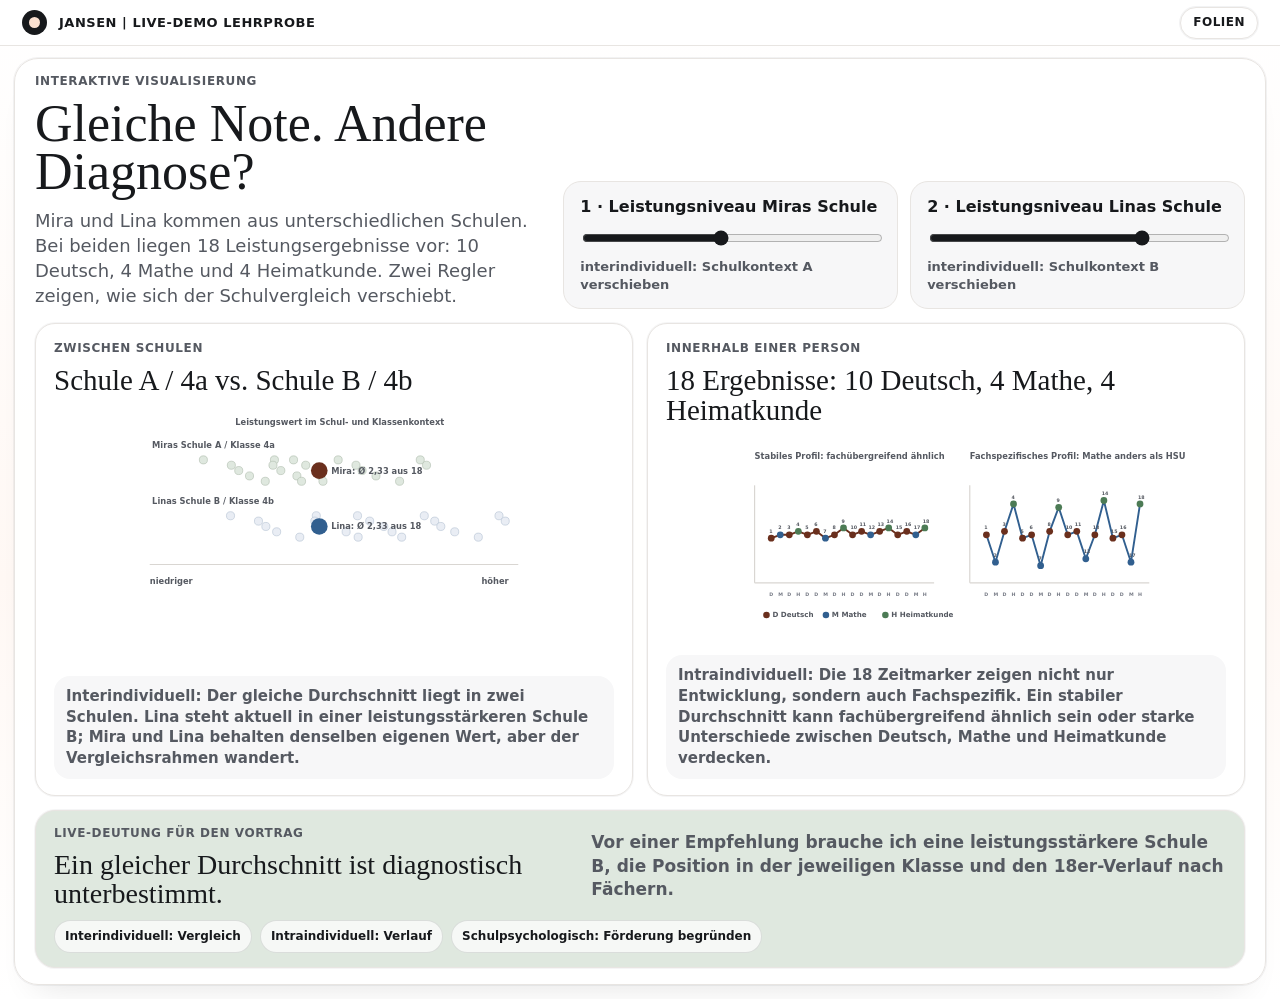
<file: lmu-lehrprobe/learn.html>
<!doctype html>
<html lang="de">
  <head>
    <meta charset="utf-8" />
    <meta name="viewport" content="width=device-width, initial-scale=1" />
    <title>Live-Demo | Intra- und interindividuelle Unterschiede</title>
    <link rel="icon" href="data:," />
    <link rel="stylesheet" href="learn.css" />
  </head>
  <body>
    <header class="topbar">
      <div class="brand">
        <span class="brand-mark" aria-hidden="true"></span>
        <span>Jansen | Live-Demo Lehrprobe</span>
      </div>
      <nav class="controls" aria-label="Navigation">
        <a href="index.html">Folien</a>
      </nav>
    </header>

    <main class="demo-shell">
      <section class="demo-board" aria-labelledby="demo-title">
        <div class="demo-copy">
          <p class="eyebrow">Interaktive Visualisierung</p>
          <h1 id="demo-title">Gleiche Note. Andere Diagnose?</h1>
          <p class="lead">Mira und Lina kommen aus unterschiedlichen Schulen. Bei beiden liegen 18 Leistungsergebnisse vor: 10 Deutsch, 4 Mathe und 4 Heimatkunde. Zwei Regler zeigen, wie sich der Schulvergleich verschiebt.</p>
        </div>

        <div class="control-panel" aria-label="Live-Regler">
          <label>
            <span>1 · Leistungsniveau Miras Schule</span>
            <input id="miraSchoolSlider" type="range" min="0" max="100" value="46" />
            <small>interindividuell: Schulkontext A verschieben</small>
          </label>
          <label>
            <span>2 · Leistungsniveau Linas Schule</span>
            <input id="linaSchoolSlider" type="range" min="0" max="100" value="72" />
            <small>interindividuell: Schulkontext B verschieben</small>
          </label>
        </div>

        <section class="visual-grid" aria-label="Visualisierungen">
          <article class="visual-card">
            <div>
              <p class="eyebrow">Zwischen Schulen</p>
              <h2>Schule A / 4a vs. Schule B / 4b</h2>
            </div>
            <svg id="classPlot" viewBox="0 0 760 360" role="img" aria-label="Klassenverteilung mit Mira und Lina"></svg>
            <p id="betweenText" class="explain"></p>
          </article>

          <article class="visual-card">
            <div>
              <p class="eyebrow">Innerhalb einer Person</p>
              <h2>18 Ergebnisse: 10 Deutsch, 4 Mathe, 4 Heimatkunde</h2>
            </div>
            <svg id="timelinePlot" viewBox="0 0 760 360" role="img" aria-label="Leistungsverlauf von Mira und Lina"></svg>
            <p id="withinText" class="explain"></p>
          </article>
        </section>

        <section class="diagnosis" aria-live="polite">
          <div>
            <p class="eyebrow">Live-Deutung für den Vortrag</p>
            <h2 id="diagnosisTitle">Ein gleicher Leistungswert ist diagnostisch unterbestimmt.</h2>
          </div>
          <p id="diagnosisText"></p>
          <div class="takeaway-row">
            <span>Interindividuell: Vergleich</span>
            <span>Intraindividuell: Verlauf</span>
            <span>Schulpsychologisch: Förderung begründen</span>
          </div>
        </section>
      </section>
    </main>

    <script src="learn.js"></script>
  </body>
</html>
</file>
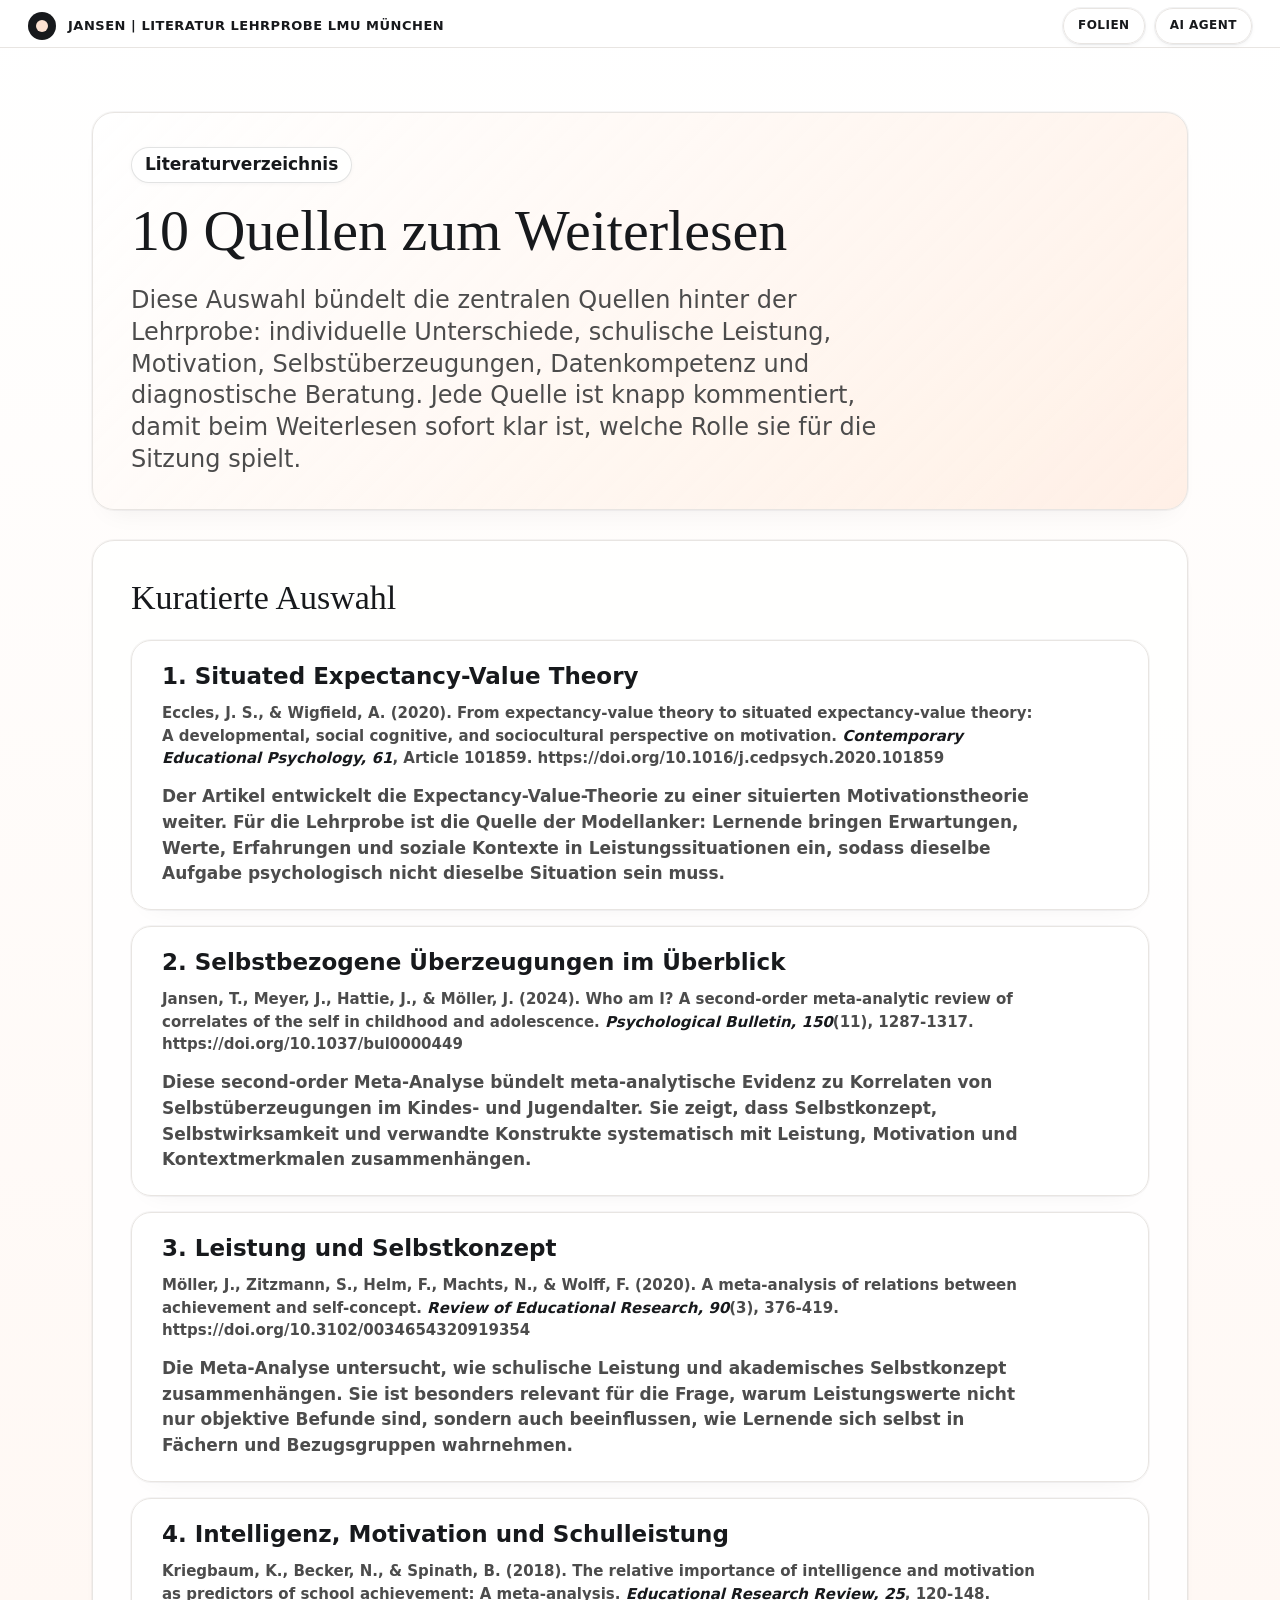
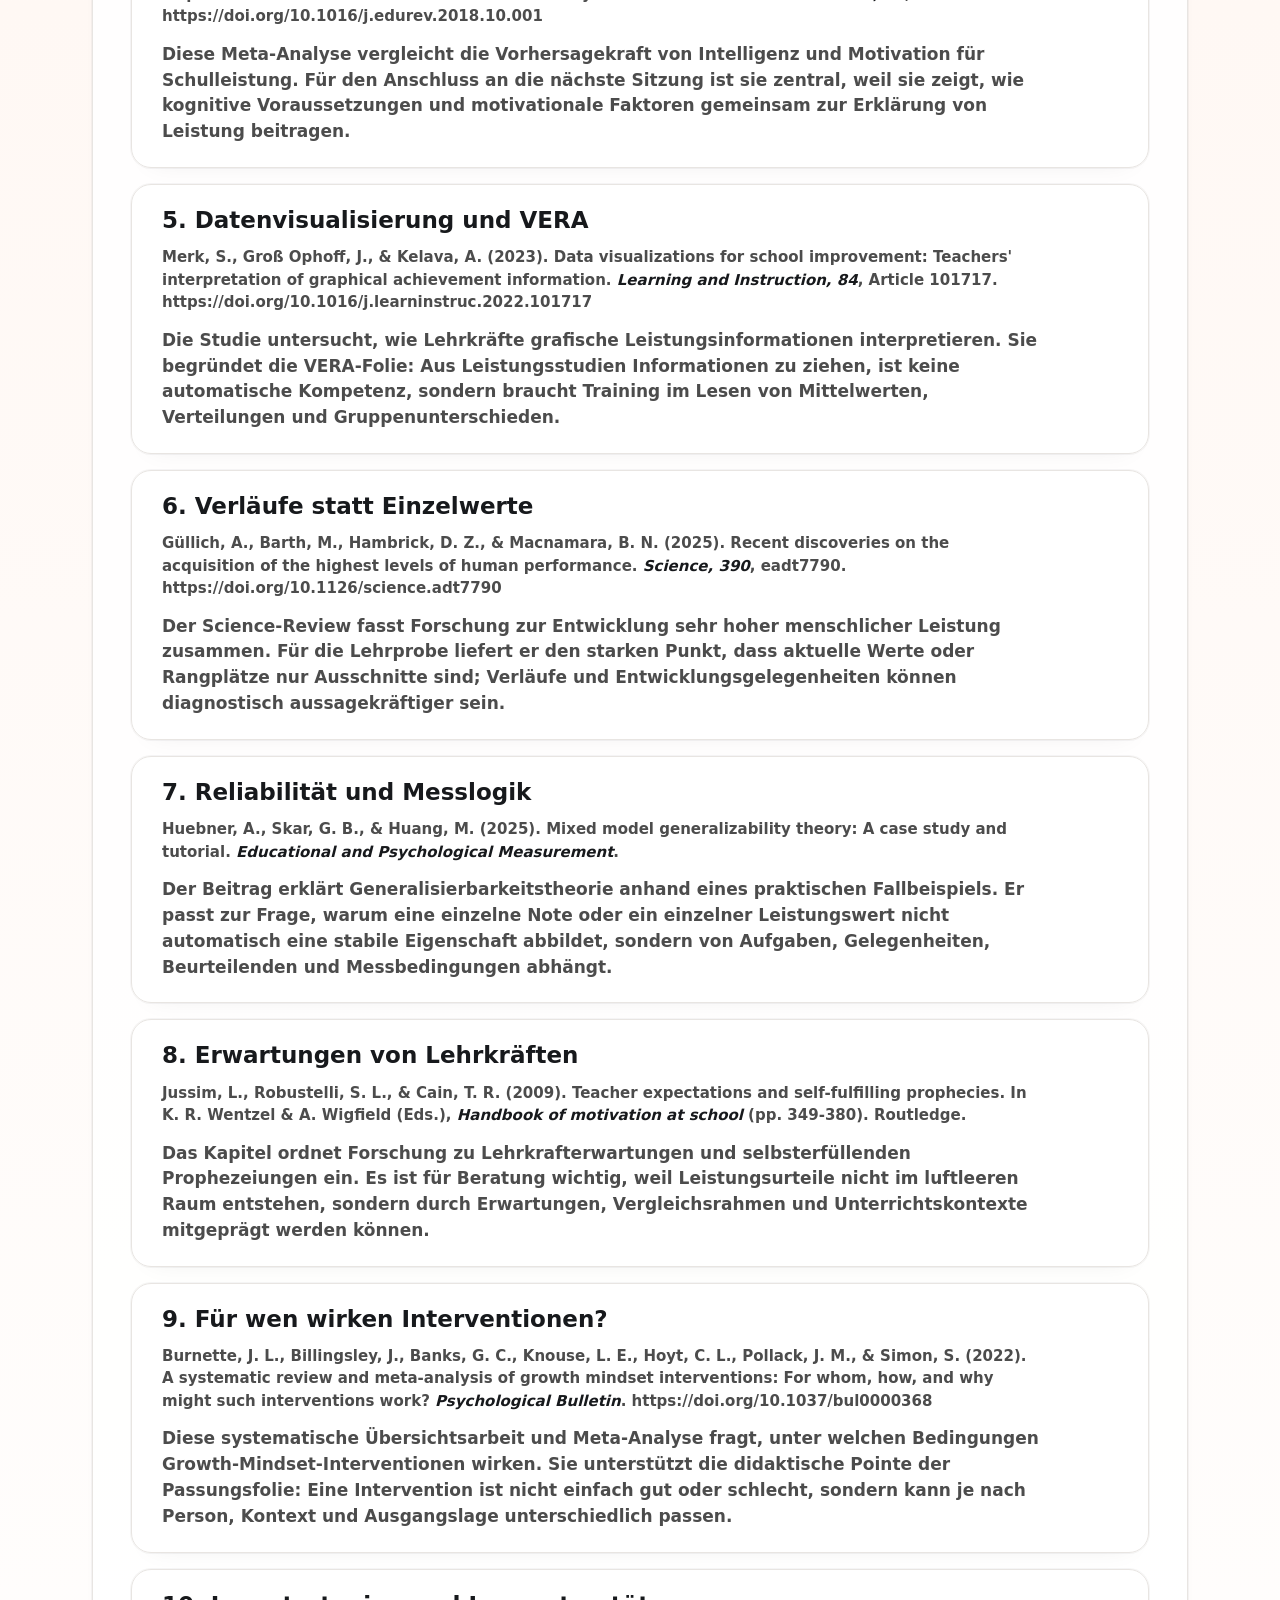
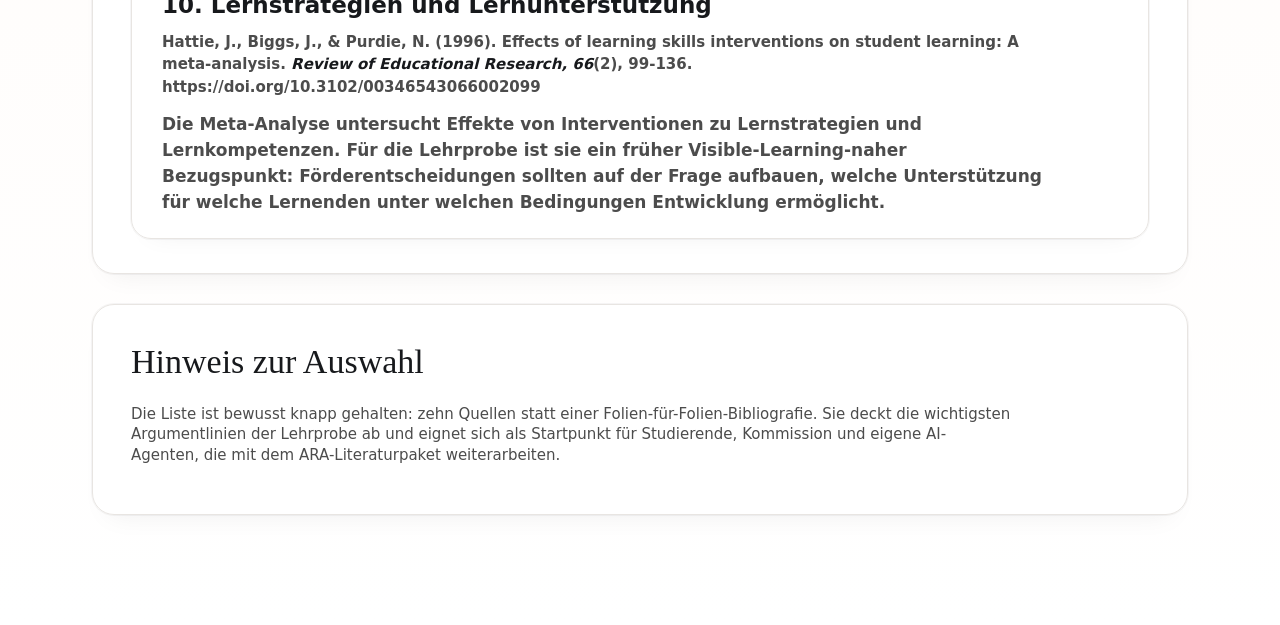
<file: lmu-lehrprobe/literatur.html>
<!doctype html>
<html class="syllabus-doc" lang="de">
  <head>
    <meta charset="utf-8" />
    <meta name="viewport" content="width=device-width, initial-scale=1" />
    <title>Literatur | Lehrprobe LMU München</title>
    <link rel="icon" href="data:," />
    <link rel="stylesheet" href="style.css" />
  </head>
  <body class="syllabus-page literature-page">
    <header class="topbar">
      <div class="brand">
        <span class="brand-mark" aria-hidden="true"></span>
        <span>Jansen | Literatur Lehrprobe LMU München</span>
      </div>
      <nav class="controls" aria-label="Seitennavigation">
        <a class="syllabus-link" href="index.html">Folien</a>
        <a class="syllabus-link" href="prompt.html">AI Agent</a>
      </nav>
    </header>

    <main class="syllabus literature">
      <section class="syllabus-hero">
        <p class="eyebrow">Literaturverzeichnis</p>
        <h1>10 Quellen zum Weiterlesen</h1>
        <p class="lead">Diese Auswahl bündelt die zentralen Quellen hinter der Lehrprobe: individuelle Unterschiede, schulische Leistung, Motivation, Selbstüberzeugungen, Datenkompetenz und diagnostische Beratung. Jede Quelle ist knapp kommentiert, damit beim Weiterlesen sofort klar ist, welche Rolle sie für die Sitzung spielt.</p>
      </section>

      <section class="syllabus-section">
        <h2>Kuratierte Auswahl</h2>
        <div class="literature-list curated-literature-list">
          <article class="literature-slide literature-entry">
            <h3>1. Situated Expectancy-Value Theory</h3>
            <p class="apa-reference">Eccles, J. S., &amp; Wigfield, A. (2020). From expectancy-value theory to situated expectancy-value theory: A developmental, social cognitive, and sociocultural perspective on motivation. <em>Contemporary Educational Psychology, 61</em>, Article 101859. https://doi.org/10.1016/j.cedpsych.2020.101859</p>
            <p>Der Artikel entwickelt die Expectancy-Value-Theorie zu einer situierten Motivationstheorie weiter. Für die Lehrprobe ist die Quelle der Modellanker: Lernende bringen Erwartungen, Werte, Erfahrungen und soziale Kontexte in Leistungssituationen ein, sodass dieselbe Aufgabe psychologisch nicht dieselbe Situation sein muss.</p>
          </article>

          <article class="literature-slide literature-entry">
            <h3>2. Selbstbezogene Überzeugungen im Überblick</h3>
            <p class="apa-reference">Jansen, T., Meyer, J., Hattie, J., &amp; Möller, J. (2024). Who am I? A second-order meta-analytic review of correlates of the self in childhood and adolescence. <em>Psychological Bulletin, 150</em>(11), 1287-1317. https://doi.org/10.1037/bul0000449</p>
            <p>Diese second-order Meta-Analyse bündelt meta-analytische Evidenz zu Korrelaten von Selbstüberzeugungen im Kindes- und Jugendalter. Sie zeigt, dass Selbstkonzept, Selbstwirksamkeit und verwandte Konstrukte systematisch mit Leistung, Motivation und Kontextmerkmalen zusammenhängen.</p>
          </article>

          <article class="literature-slide literature-entry">
            <h3>3. Leistung und Selbstkonzept</h3>
            <p class="apa-reference">Möller, J., Zitzmann, S., Helm, F., Machts, N., &amp; Wolff, F. (2020). A meta-analysis of relations between achievement and self-concept. <em>Review of Educational Research, 90</em>(3), 376-419. https://doi.org/10.3102/0034654320919354</p>
            <p>Die Meta-Analyse untersucht, wie schulische Leistung und akademisches Selbstkonzept zusammenhängen. Sie ist besonders relevant für die Frage, warum Leistungswerte nicht nur objektive Befunde sind, sondern auch beeinflussen, wie Lernende sich selbst in Fächern und Bezugsgruppen wahrnehmen.</p>
          </article>

          <article class="literature-slide literature-entry">
            <h3>4. Intelligenz, Motivation und Schulleistung</h3>
            <p class="apa-reference">Kriegbaum, K., Becker, N., &amp; Spinath, B. (2018). The relative importance of intelligence and motivation as predictors of school achievement: A meta-analysis. <em>Educational Research Review, 25</em>, 120-148. https://doi.org/10.1016/j.edurev.2018.10.001</p>
            <p>Diese Meta-Analyse vergleicht die Vorhersagekraft von Intelligenz und Motivation für Schulleistung. Für den Anschluss an die nächste Sitzung ist sie zentral, weil sie zeigt, wie kognitive Voraussetzungen und motivationale Faktoren gemeinsam zur Erklärung von Leistung beitragen.</p>
          </article>

          <article class="literature-slide literature-entry">
            <h3>5. Datenvisualisierung und VERA</h3>
            <p class="apa-reference">Merk, S., Groß Ophoff, J., &amp; Kelava, A. (2023). Data visualizations for school improvement: Teachers' interpretation of graphical achievement information. <em>Learning and Instruction, 84</em>, Article 101717. https://doi.org/10.1016/j.learninstruc.2022.101717</p>
            <p>Die Studie untersucht, wie Lehrkräfte grafische Leistungsinformationen interpretieren. Sie begründet die VERA-Folie: Aus Leistungsstudien Informationen zu ziehen, ist keine automatische Kompetenz, sondern braucht Training im Lesen von Mittelwerten, Verteilungen und Gruppenunterschieden.</p>
          </article>

          <article class="literature-slide literature-entry">
            <h3>6. Verläufe statt Einzelwerte</h3>
            <p class="apa-reference">Güllich, A., Barth, M., Hambrick, D. Z., &amp; Macnamara, B. N. (2025). Recent discoveries on the acquisition of the highest levels of human performance. <em>Science, 390</em>, eadt7790. https://doi.org/10.1126/science.adt7790</p>
            <p>Der Science-Review fasst Forschung zur Entwicklung sehr hoher menschlicher Leistung zusammen. Für die Lehrprobe liefert er den starken Punkt, dass aktuelle Werte oder Rangplätze nur Ausschnitte sind; Verläufe und Entwicklungsgelegenheiten können diagnostisch aussagekräftiger sein.</p>
          </article>

          <article class="literature-slide literature-entry">
            <h3>7. Reliabilität und Messlogik</h3>
            <p class="apa-reference">Huebner, A., Skar, G. B., &amp; Huang, M. (2025). Mixed model generalizability theory: A case study and tutorial. <em>Educational and Psychological Measurement</em>.</p>
            <p>Der Beitrag erklärt Generalisierbarkeitstheorie anhand eines praktischen Fallbeispiels. Er passt zur Frage, warum eine einzelne Note oder ein einzelner Leistungswert nicht automatisch eine stabile Eigenschaft abbildet, sondern von Aufgaben, Gelegenheiten, Beurteilenden und Messbedingungen abhängt.</p>
          </article>

          <article class="literature-slide literature-entry">
            <h3>8. Erwartungen von Lehrkräften</h3>
            <p class="apa-reference">Jussim, L., Robustelli, S. L., &amp; Cain, T. R. (2009). Teacher expectations and self-fulfilling prophecies. In K. R. Wentzel &amp; A. Wigfield (Eds.), <em>Handbook of motivation at school</em> (pp. 349-380). Routledge.</p>
            <p>Das Kapitel ordnet Forschung zu Lehrkrafterwartungen und selbsterfüllenden Prophezeiungen ein. Es ist für Beratung wichtig, weil Leistungsurteile nicht im luftleeren Raum entstehen, sondern durch Erwartungen, Vergleichsrahmen und Unterrichtskontexte mitgeprägt werden können.</p>
          </article>

          <article class="literature-slide literature-entry">
            <h3>9. Für wen wirken Interventionen?</h3>
            <p class="apa-reference">Burnette, J. L., Billingsley, J., Banks, G. C., Knouse, L. E., Hoyt, C. L., Pollack, J. M., &amp; Simon, S. (2022). A systematic review and meta-analysis of growth mindset interventions: For whom, how, and why might such interventions work? <em>Psychological Bulletin</em>. https://doi.org/10.1037/bul0000368</p>
            <p>Diese systematische Übersichtsarbeit und Meta-Analyse fragt, unter welchen Bedingungen Growth-Mindset-Interventionen wirken. Sie unterstützt die didaktische Pointe der Passungsfolie: Eine Intervention ist nicht einfach gut oder schlecht, sondern kann je nach Person, Kontext und Ausgangslage unterschiedlich passen.</p>
          </article>

          <article class="literature-slide literature-entry">
            <h3>10. Lernstrategien und Lernunterstützung</h3>
            <p class="apa-reference">Hattie, J., Biggs, J., &amp; Purdie, N. (1996). Effects of learning skills interventions on student learning: A meta-analysis. <em>Review of Educational Research, 66</em>(2), 99-136. https://doi.org/10.3102/00346543066002099</p>
            <p>Die Meta-Analyse untersucht Effekte von Interventionen zu Lernstrategien und Lernkompetenzen. Für die Lehrprobe ist sie ein früher Visible-Learning-naher Bezugspunkt: Förderentscheidungen sollten auf der Frage aufbauen, welche Unterstützung für welche Lernenden unter welchen Bedingungen Entwicklung ermöglicht.</p>
          </article>
        </div>
      </section>

      <section class="syllabus-section sources">
        <h2>Hinweis zur Auswahl</h2>
        <p>Die Liste ist bewusst knapp gehalten: zehn Quellen statt einer Folien-für-Folien-Bibliografie. Sie deckt die wichtigsten Argumentlinien der Lehrprobe ab und eignet sich als Startpunkt für Studierende, Kommission und eigene AI-Agenten, die mit dem ARA-Literaturpaket weiterarbeiten.</p>
      </section>
    </main>
  </body>
</html>
</file>
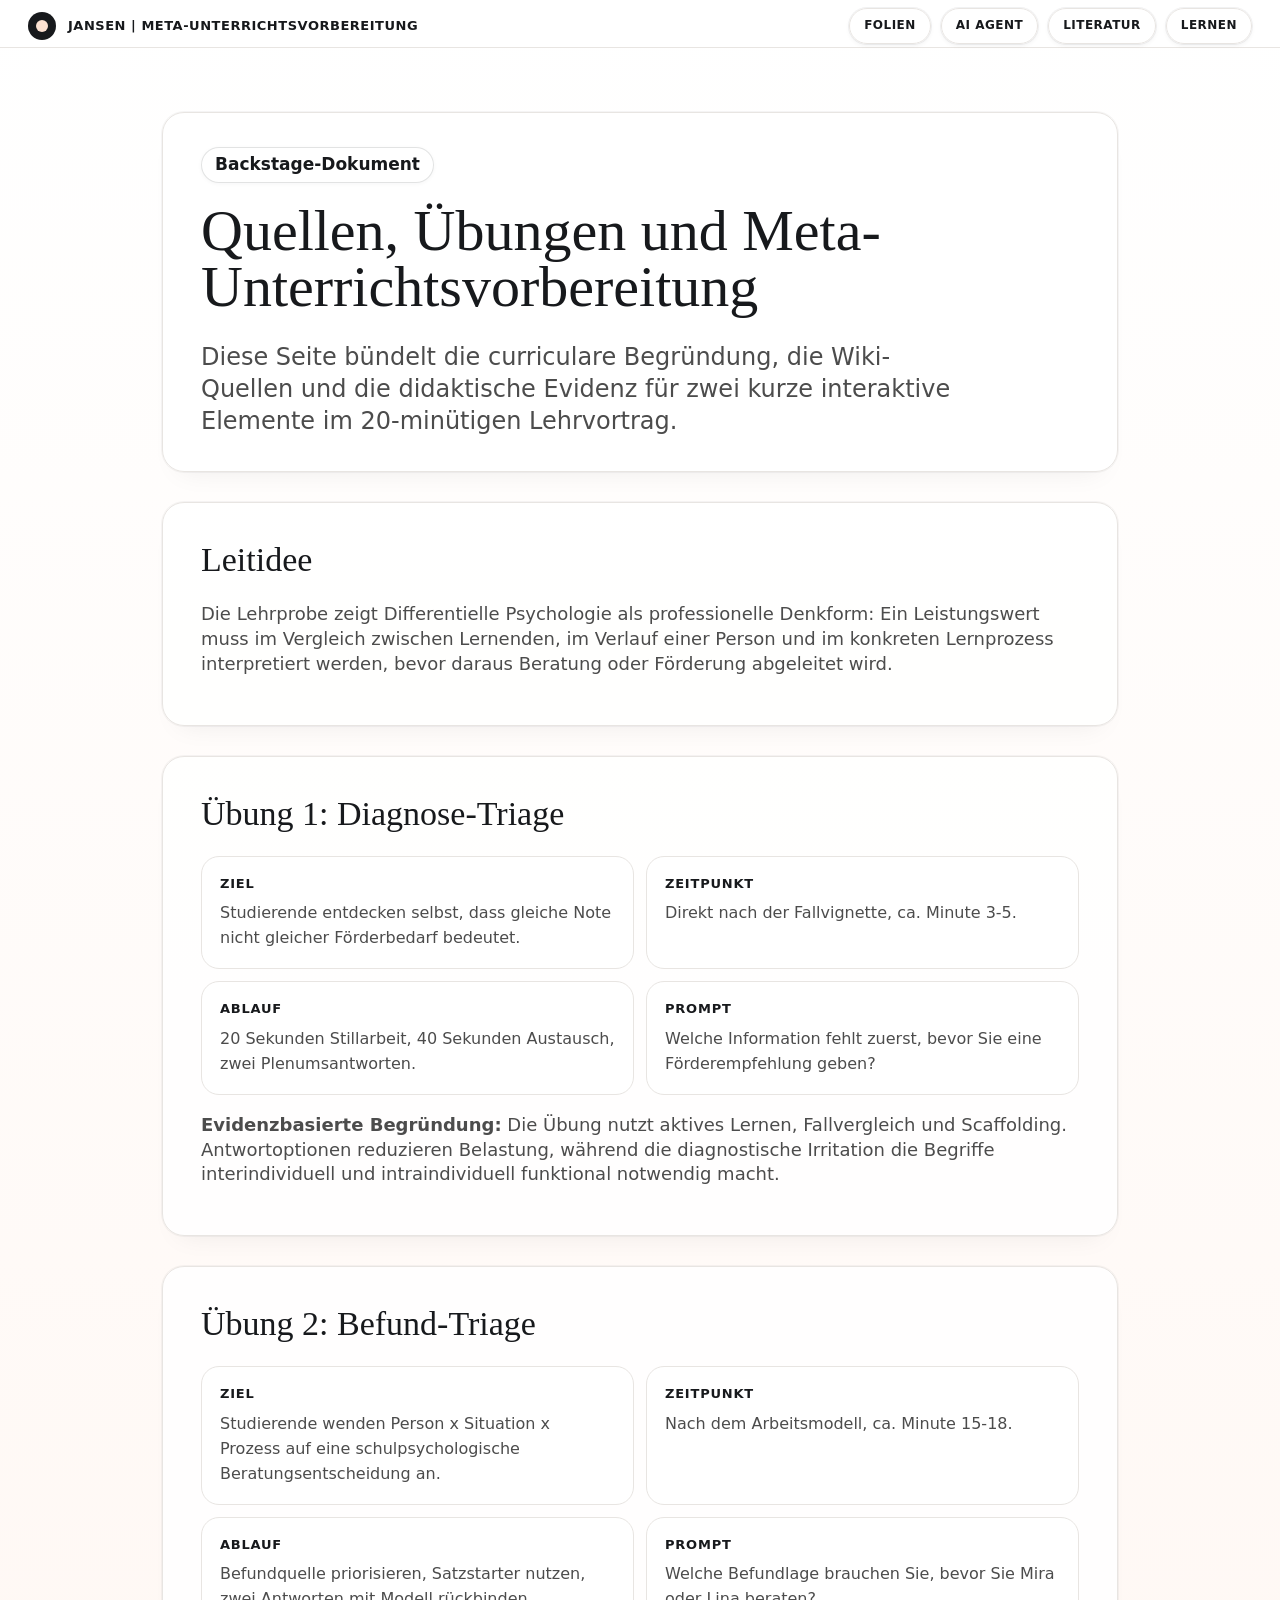
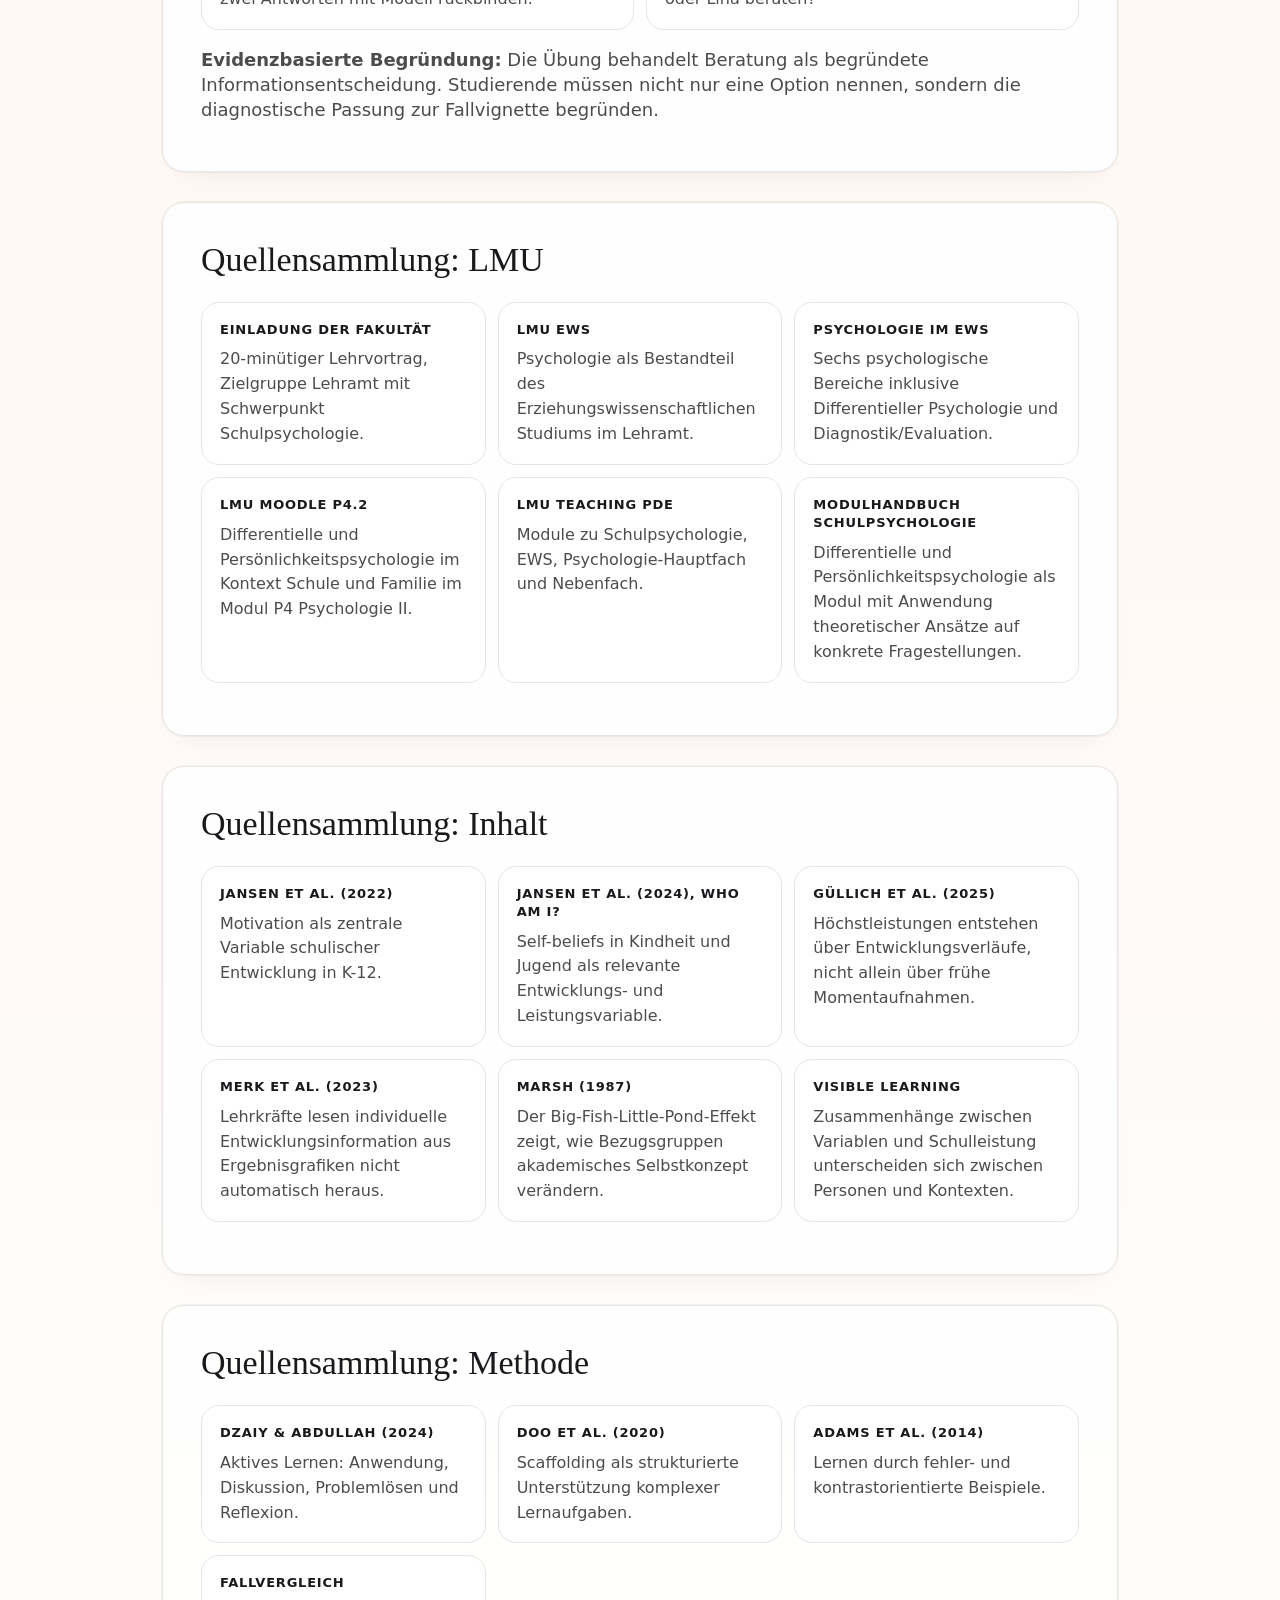
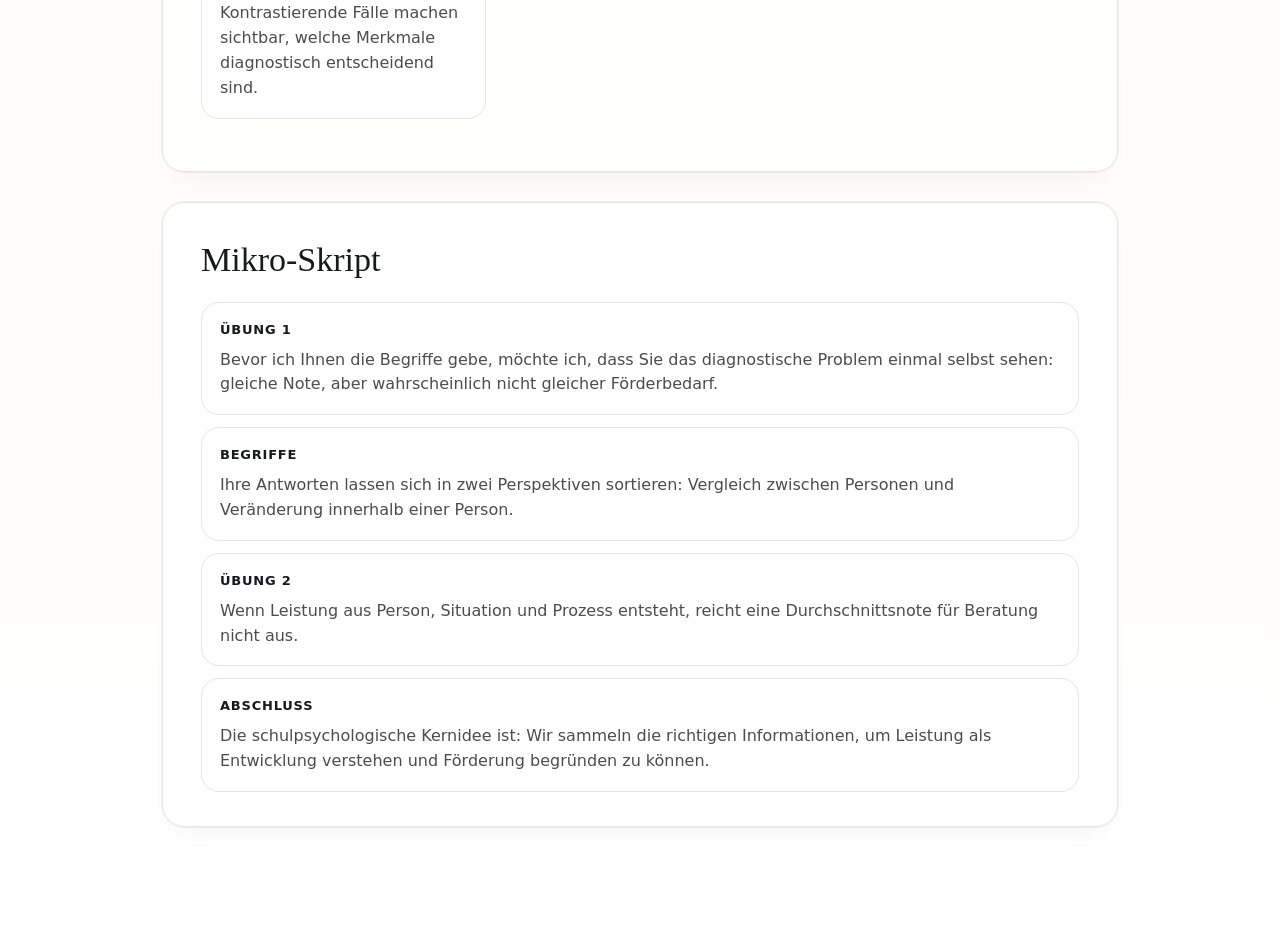
<file: lmu-lehrprobe/prep.html>
<!doctype html>
<html class="syllabus-doc" lang="de">
  <head>
    <meta charset="utf-8" />
    <meta name="viewport" content="width=device-width, initial-scale=1" />
    <title>Meta-Unterrichtsvorbereitung | Lehrprobe LMU München</title>
    <link rel="icon" href="data:," />
    <link rel="stylesheet" href="style.css" />
  </head>
  <body class="syllabus-page">
    <header class="topbar">
      <div class="brand">
        <span class="brand-mark" aria-hidden="true"></span>
        <span>Jansen | Meta-Unterrichtsvorbereitung</span>
      </div>
      <nav class="controls" aria-label="Seitennavigation">
        <a class="syllabus-link" href="index.html">Folien</a>
        <a class="syllabus-link" href="prompt.html">AI Agent</a>
        <a class="syllabus-link" href="literatur.html">Literatur</a>
        <a class="syllabus-link" href="learn.html">Lernen</a>
      </nav>
    </header>

    <main class="syllabus">
      <section class="syllabus-hero">
        <p class="eyebrow">Backstage-Dokument</p>
        <h1>Quellen, Übungen und Meta-Unterrichtsvorbereitung</h1>
        <p class="lead">Diese Seite bündelt die curriculare Begründung, die Wiki-Quellen und die didaktische Evidenz für zwei kurze interaktive Elemente im 20-minütigen Lehrvortrag.</p>
      </section>

      <section class="syllabus-section">
        <h2>Leitidee</h2>
        <p>Die Lehrprobe zeigt Differentielle Psychologie als professionelle Denkform: Ein Leistungswert muss im Vergleich zwischen Lernenden, im Verlauf einer Person und im konkreten Lernprozess interpretiert werden, bevor daraus Beratung oder Förderung abgeleitet wird.</p>
      </section>

      <section class="syllabus-section">
        <h2>Übung 1: Diagnose-Triage</h2>
        <div class="exercise-grid">
          <article><b>Ziel</b><span>Studierende entdecken selbst, dass gleiche Note nicht gleicher Förderbedarf bedeutet.</span></article>
          <article><b>Zeitpunkt</b><span>Direkt nach der Fallvignette, ca. Minute 3-5.</span></article>
          <article><b>Ablauf</b><span>20 Sekunden Stillarbeit, 40 Sekunden Austausch, zwei Plenumsantworten.</span></article>
          <article><b>Prompt</b><span>Welche Information fehlt zuerst, bevor Sie eine Förderempfehlung geben?</span></article>
        </div>
        <p><strong>Evidenzbasierte Begründung:</strong> Die Übung nutzt aktives Lernen, Fallvergleich und Scaffolding. Antwortoptionen reduzieren Belastung, während die diagnostische Irritation die Begriffe interindividuell und intraindividuell funktional notwendig macht.</p>
      </section>

      <section class="syllabus-section">
        <h2>Übung 2: Befund-Triage</h2>
        <div class="exercise-grid">
          <article><b>Ziel</b><span>Studierende wenden Person x Situation x Prozess auf eine schulpsychologische Beratungsentscheidung an.</span></article>
          <article><b>Zeitpunkt</b><span>Nach dem Arbeitsmodell, ca. Minute 15-18.</span></article>
          <article><b>Ablauf</b><span>Befundquelle priorisieren, Satzstarter nutzen, zwei Antworten mit Modell rückbinden.</span></article>
          <article><b>Prompt</b><span>Welche Befundlage brauchen Sie, bevor Sie Mira oder Lina beraten?</span></article>
        </div>
        <p><strong>Evidenzbasierte Begründung:</strong> Die Übung behandelt Beratung als begründete Informationsentscheidung. Studierende müssen nicht nur eine Option nennen, sondern die diagnostische Passung zur Fallvignette begründen.</p>
      </section>

      <section class="syllabus-section">
        <h2>Quellensammlung: LMU</h2>
        <div class="source-list">
          <article><b>Einladung der Fakultät</b><span>20-minütiger Lehrvortrag, Zielgruppe Lehramt mit Schwerpunkt Schulpsychologie.</span></article>
          <article><b>LMU EWS</b><span>Psychologie als Bestandteil des Erziehungswissenschaftlichen Studiums im Lehramt.</span></article>
          <article><b>Psychologie im EWS</b><span>Sechs psychologische Bereiche inklusive Differentieller Psychologie und Diagnostik/Evaluation.</span></article>
          <article><b>LMU Moodle P4.2</b><span>Differentielle und Persönlichkeitspsychologie im Kontext Schule und Familie im Modul P4 Psychologie II.</span></article>
          <article><b>LMU Teaching PDE</b><span>Module zu Schulpsychologie, EWS, Psychologie-Hauptfach und Nebenfach.</span></article>
          <article><b>Modulhandbuch Schulpsychologie</b><span>Differentielle und Persönlichkeitspsychologie als Modul mit Anwendung theoretischer Ansätze auf konkrete Fragestellungen.</span></article>
        </div>
      </section>

      <section class="syllabus-section">
        <h2>Quellensammlung: Inhalt</h2>
        <div class="source-list">
          <article><b>Jansen et al. (2022)</b><span>Motivation als zentrale Variable schulischer Entwicklung in K-12.</span></article>
          <article><b>Jansen et al. (2024), Who am I?</b><span>Self-beliefs in Kindheit und Jugend als relevante Entwicklungs- und Leistungsvariable.</span></article>
          <article><b>Güllich et al. (2025)</b><span>Höchstleistungen entstehen über Entwicklungsverläufe, nicht allein über frühe Momentaufnahmen.</span></article>
          <article><b>Merk et al. (2023)</b><span>Lehrkräfte lesen individuelle Entwicklungsinformation aus Ergebnisgrafiken nicht automatisch heraus.</span></article>
          <article><b>Marsh (1987)</b><span>Der Big-Fish-Little-Pond-Effekt zeigt, wie Bezugsgruppen akademisches Selbstkonzept verändern.</span></article>
          <article><b>Visible Learning</b><span>Zusammenhänge zwischen Variablen und Schulleistung unterscheiden sich zwischen Personen und Kontexten.</span></article>
        </div>
      </section>

      <section class="syllabus-section">
        <h2>Quellensammlung: Methode</h2>
        <div class="source-list">
          <article><b>Dzaiy & Abdullah (2024)</b><span>Aktives Lernen: Anwendung, Diskussion, Problemlösen und Reflexion.</span></article>
          <article><b>Doo et al. (2020)</b><span>Scaffolding als strukturierte Unterstützung komplexer Lernaufgaben.</span></article>
          <article><b>Adams et al. (2014)</b><span>Lernen durch fehler- und kontrastorientierte Beispiele.</span></article>
          <article><b>Fallvergleich</b><span>Kontrastierende Fälle machen sichtbar, welche Merkmale diagnostisch entscheidend sind.</span></article>
        </div>
      </section>

      <section class="syllabus-section">
        <h2>Mikro-Skript</h2>
        <div class="fit-table">
          <div><b>Übung 1</b><span>Bevor ich Ihnen die Begriffe gebe, möchte ich, dass Sie das diagnostische Problem einmal selbst sehen: gleiche Note, aber wahrscheinlich nicht gleicher Förderbedarf.</span></div>
          <div><b>Begriffe</b><span>Ihre Antworten lassen sich in zwei Perspektiven sortieren: Vergleich zwischen Personen und Veränderung innerhalb einer Person.</span></div>
          <div><b>Übung 2</b><span>Wenn Leistung aus Person, Situation und Prozess entsteht, reicht eine Durchschnittsnote für Beratung nicht aus.</span></div>
          <div><b>Abschluss</b><span>Die schulpsychologische Kernidee ist: Wir sammeln die richtigen Informationen, um Leistung als Entwicklung verstehen und Förderung begründen zu können.</span></div>
        </div>
      </section>
    </main>
  </body>
</html>
</file>
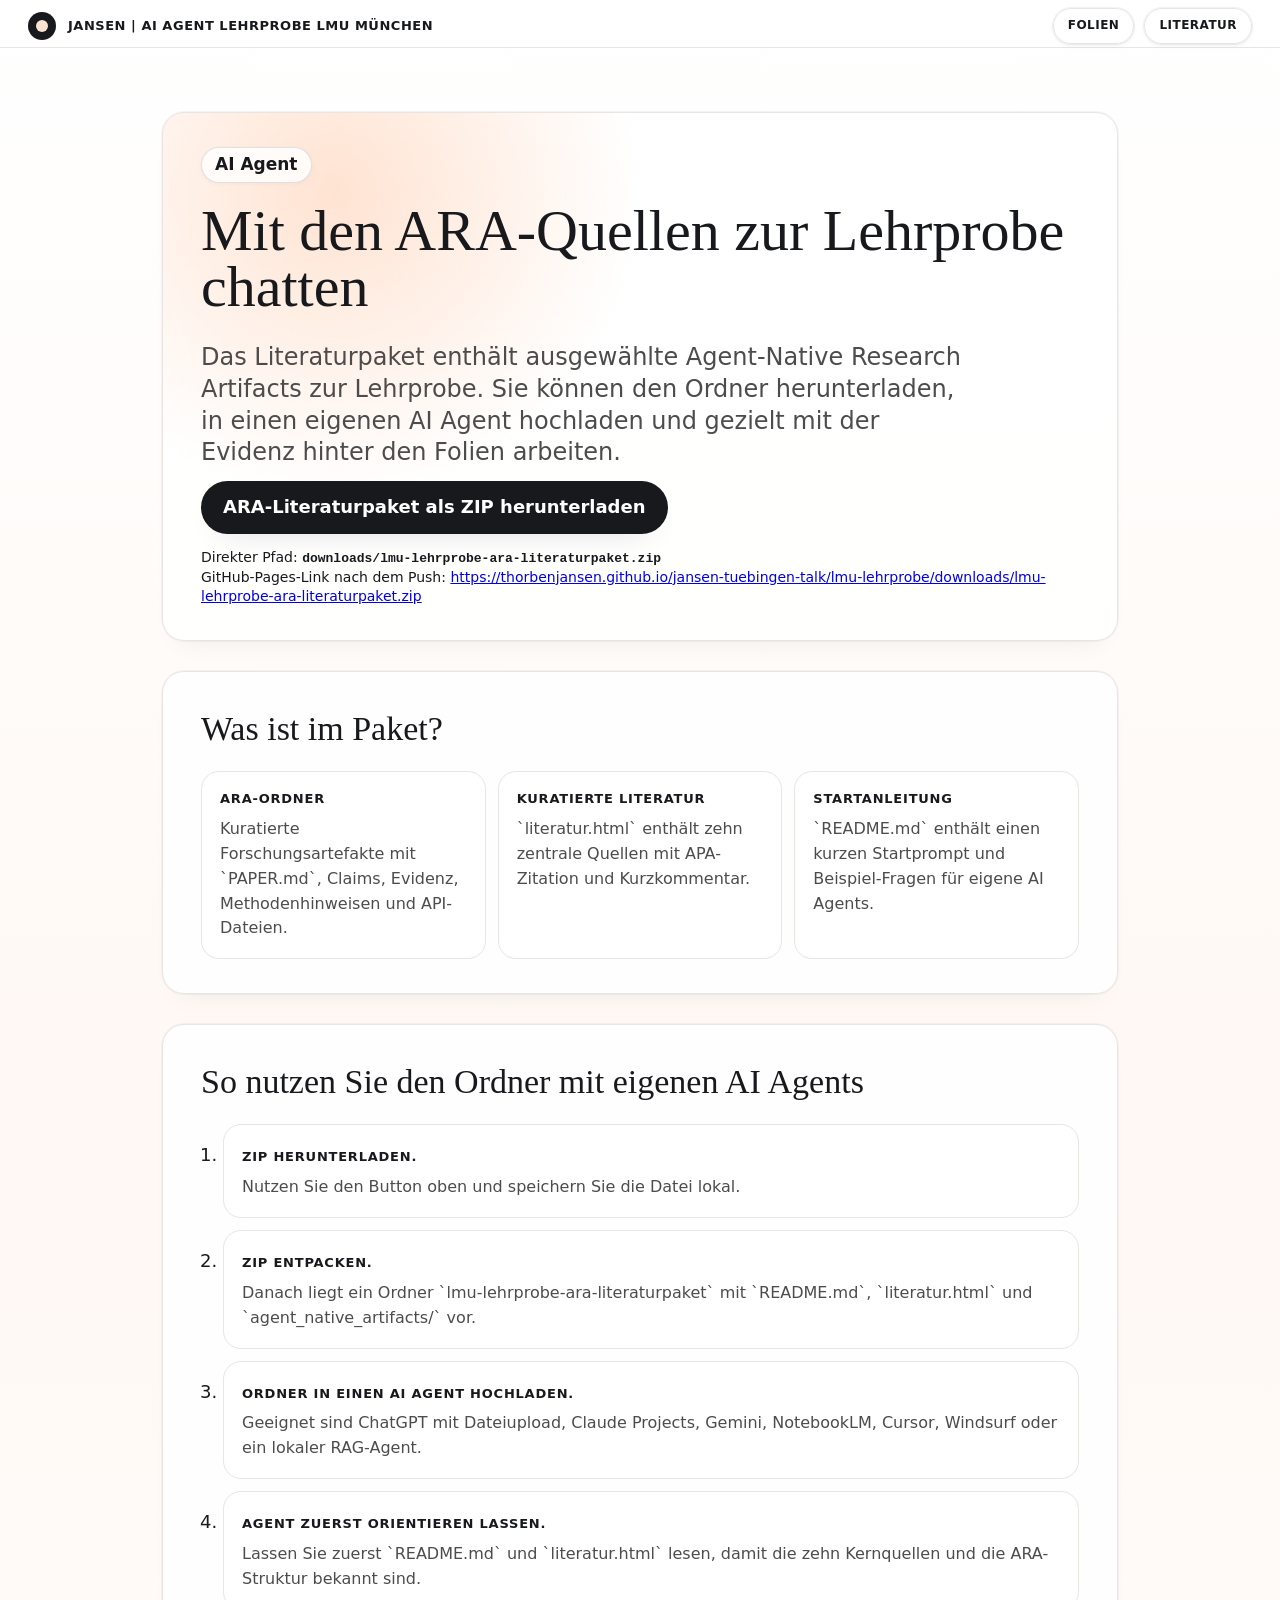
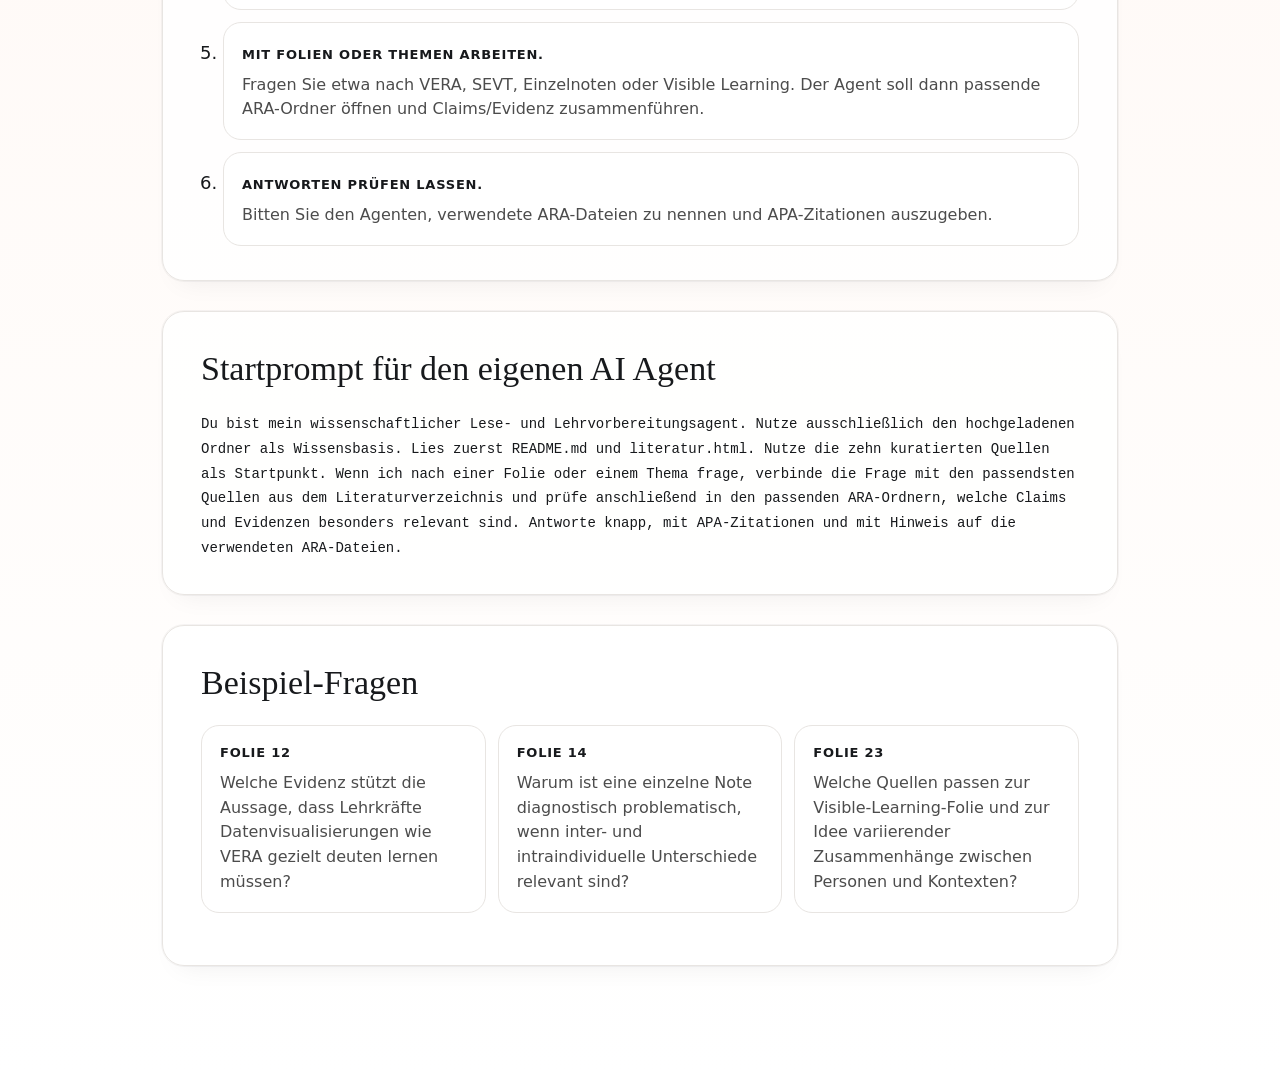
<file: lmu-lehrprobe/prompt.html>
<!doctype html>
<html class="syllabus-doc" lang="de">
  <head>
    <meta charset="utf-8" />
    <meta name="viewport" content="width=device-width, initial-scale=1" />
    <title>AI Agent | Lehrprobe LMU München</title>
    <link rel="icon" href="data:," />
    <link rel="stylesheet" href="style.css" />
  </head>
  <body class="syllabus-page ai-agent-page">
    <header class="topbar">
      <div class="brand">
        <span class="brand-mark" aria-hidden="true"></span>
        <span>Jansen | AI Agent Lehrprobe LMU München</span>
      </div>
      <nav class="controls" aria-label="Seitennavigation">
        <a class="syllabus-link" href="index.html">Folien</a>
        <a class="syllabus-link" href="literatur.html">Literatur</a>
      </nav>
    </header>

    <main class="syllabus ai-agent">
      <section class="syllabus-hero ai-agent-hero">
        <p class="eyebrow">AI Agent</p>
        <h1>Mit den ARA-Quellen zur Lehrprobe chatten</h1>
        <p class="lead">Das Literaturpaket enthält ausgewählte Agent-Native Research Artifacts zur Lehrprobe. Sie können den Ordner herunterladen, in einen eigenen AI Agent hochladen und gezielt mit der Evidenz hinter den Folien arbeiten.</p>
        <a class="download-button" href="downloads/lmu-lehrprobe-ara-literaturpaket.zip" download>ARA-Literaturpaket als ZIP herunterladen</a>
        <p class="download-path">Direkter Pfad: <code>downloads/lmu-lehrprobe-ara-literaturpaket.zip</code></p>
        <p class="download-path">GitHub-Pages-Link nach dem Push: <a href="https://thorbenjansen.github.io/jansen-tuebingen-talk/lmu-lehrprobe/downloads/lmu-lehrprobe-ara-literaturpaket.zip">https://thorbenjansen.github.io/jansen-tuebingen-talk/lmu-lehrprobe/downloads/lmu-lehrprobe-ara-literaturpaket.zip</a></p>
      </section>

      <section class="syllabus-section">
        <h2>Was ist im Paket?</h2>
        <div class="agent-grid">
          <article><b>ARA-Ordner</b><span>Kuratierte Forschungsartefakte mit `PAPER.md`, Claims, Evidenz, Methodenhinweisen und API-Dateien.</span></article>
          <article><b>Kuratierte Literatur</b><span>`literatur.html` enthält zehn zentrale Quellen mit APA-Zitation und Kurzkommentar.</span></article>
          <article><b>Startanleitung</b><span>`README.md` enthält einen kurzen Startprompt und Beispiel-Fragen für eigene AI Agents.</span></article>
        </div>
      </section>

      <section class="syllabus-section">
        <h2>So nutzen Sie den Ordner mit eigenen AI Agents</h2>
        <ol class="agent-steps">
          <li><b>ZIP herunterladen.</b><span>Nutzen Sie den Button oben und speichern Sie die Datei lokal.</span></li>
          <li><b>ZIP entpacken.</b><span>Danach liegt ein Ordner `lmu-lehrprobe-ara-literaturpaket` mit `README.md`, `literatur.html` und `agent_native_artifacts/` vor.</span></li>
          <li><b>Ordner in einen AI Agent hochladen.</b><span>Geeignet sind ChatGPT mit Dateiupload, Claude Projects, Gemini, NotebookLM, Cursor, Windsurf oder ein lokaler RAG-Agent.</span></li>
          <li><b>Agent zuerst orientieren lassen.</b><span>Lassen Sie zuerst `README.md` und `literatur.html` lesen, damit die zehn Kernquellen und die ARA-Struktur bekannt sind.</span></li>
          <li><b>Mit Folien oder Themen arbeiten.</b><span>Fragen Sie etwa nach VERA, SEVT, Einzelnoten oder Visible Learning. Der Agent soll dann passende ARA-Ordner öffnen und Claims/Evidenz zusammenführen.</span></li>
          <li><b>Antworten prüfen lassen.</b><span>Bitten Sie den Agenten, verwendete ARA-Dateien zu nennen und APA-Zitationen auszugeben.</span></li>
        </ol>
      </section>

      <section class="syllabus-section prompt-doc">
        <h2>Startprompt für den eigenen AI Agent</h2>
        <pre><code>Du bist mein wissenschaftlicher Lese- und Lehrvorbereitungsagent. Nutze ausschließlich den hochgeladenen Ordner als Wissensbasis. Lies zuerst README.md und literatur.html. Nutze die zehn kuratierten Quellen als Startpunkt. Wenn ich nach einer Folie oder einem Thema frage, verbinde die Frage mit den passendsten Quellen aus dem Literaturverzeichnis und prüfe anschließend in den passenden ARA-Ordnern, welche Claims und Evidenzen besonders relevant sind. Antworte knapp, mit APA-Zitationen und mit Hinweis auf die verwendeten ARA-Dateien.</code></pre>
      </section>

      <section class="syllabus-section">
        <h2>Beispiel-Fragen</h2>
        <div class="source-list">
          <article><b>Folie 12</b><span>Welche Evidenz stützt die Aussage, dass Lehrkräfte Datenvisualisierungen wie VERA gezielt deuten lernen müssen?</span></article>
          <article><b>Folie 14</b><span>Warum ist eine einzelne Note diagnostisch problematisch, wenn inter- und intraindividuelle Unterschiede relevant sind?</span></article>
          <article><b>Folie 23</b><span>Welche Quellen passen zur Visible-Learning-Folie und zur Idee variierender Zusammenhänge zwischen Personen und Kontexten?</span></article>
        </div>
      </section>
    </main>
  </body>
</html>
</file>
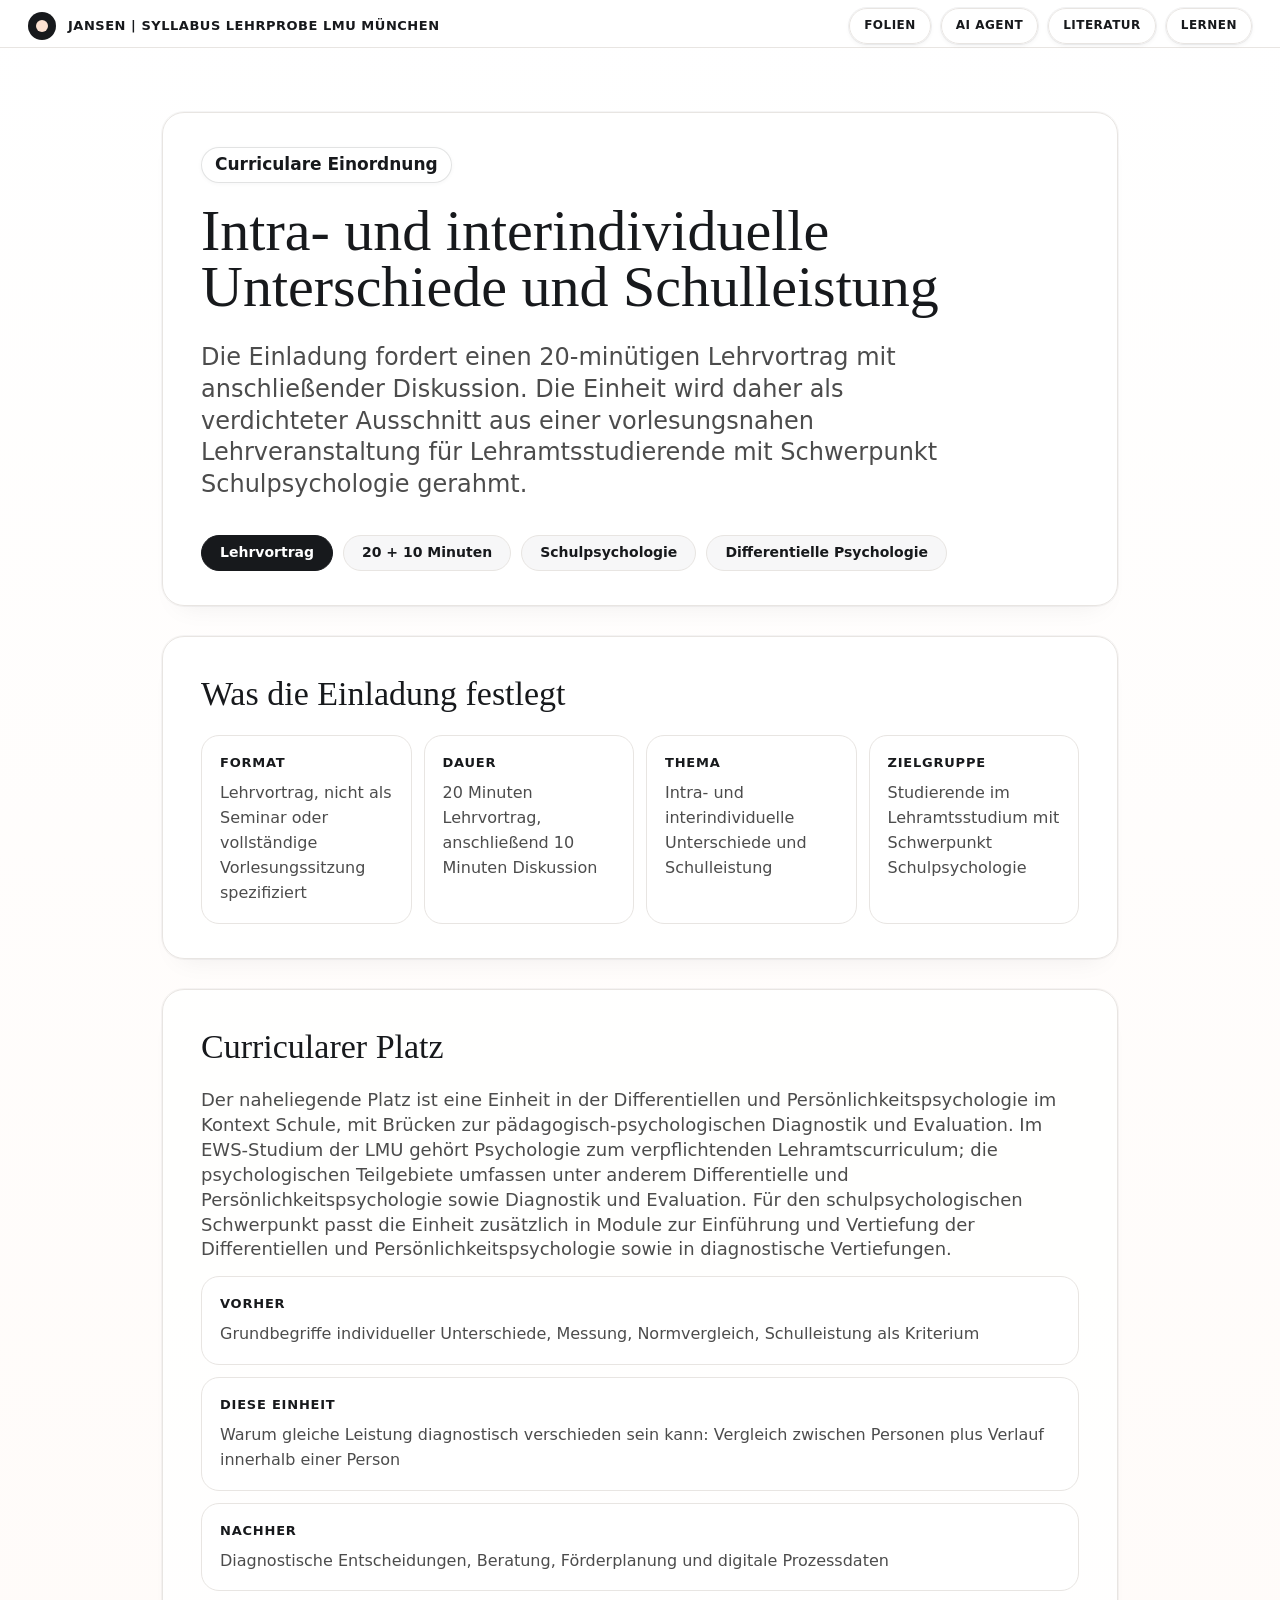
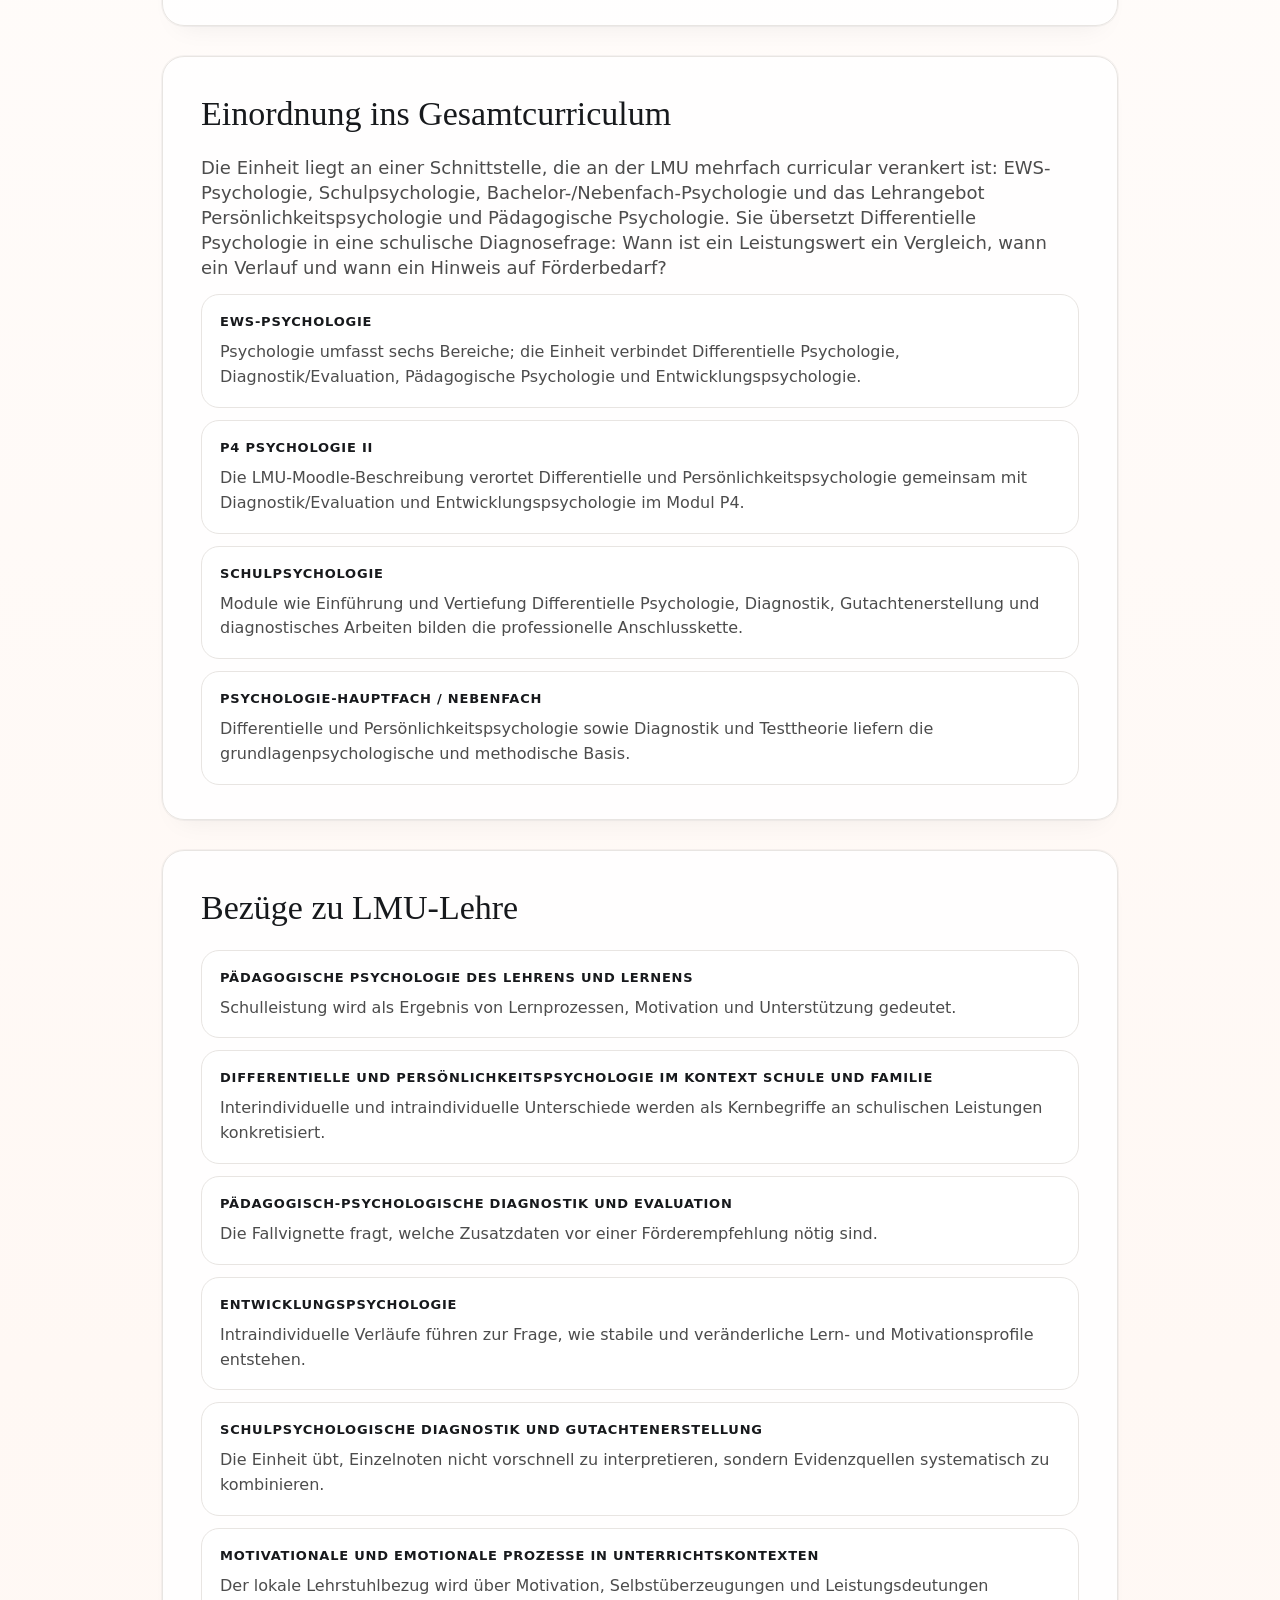
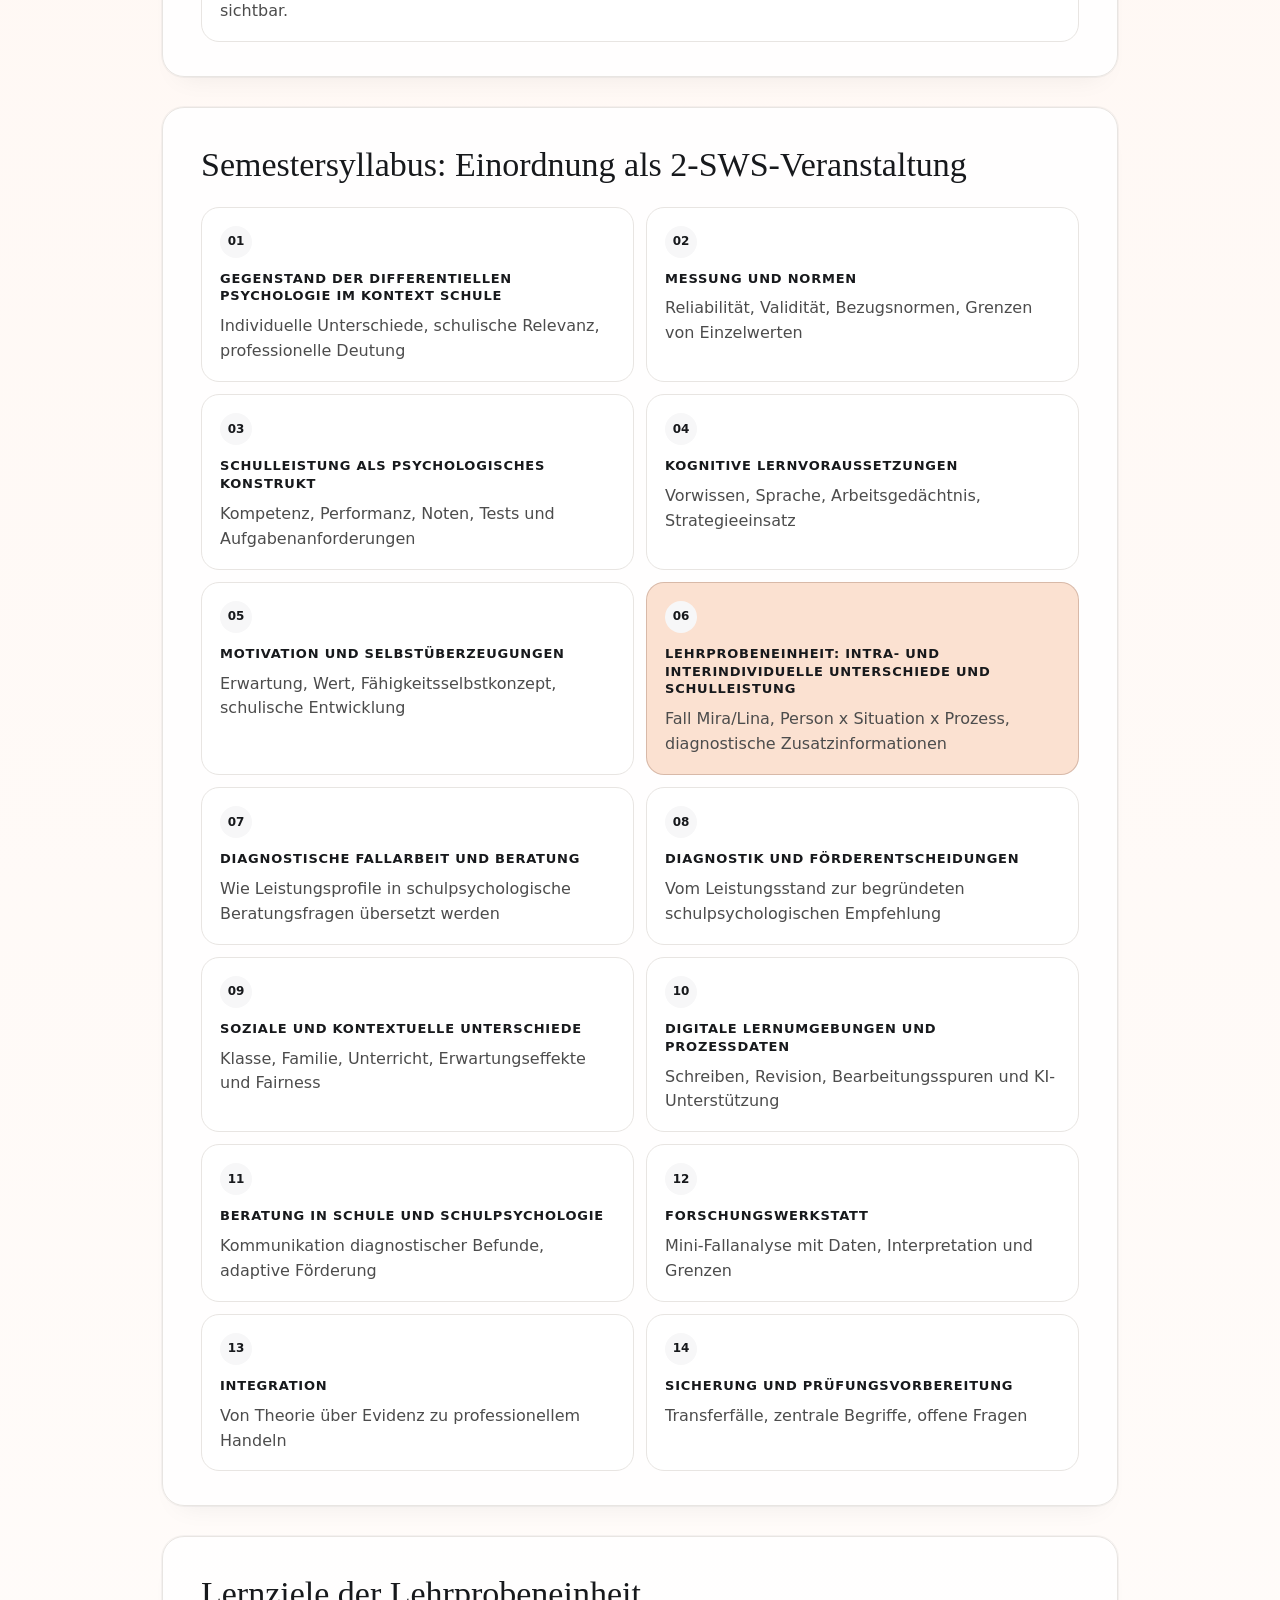
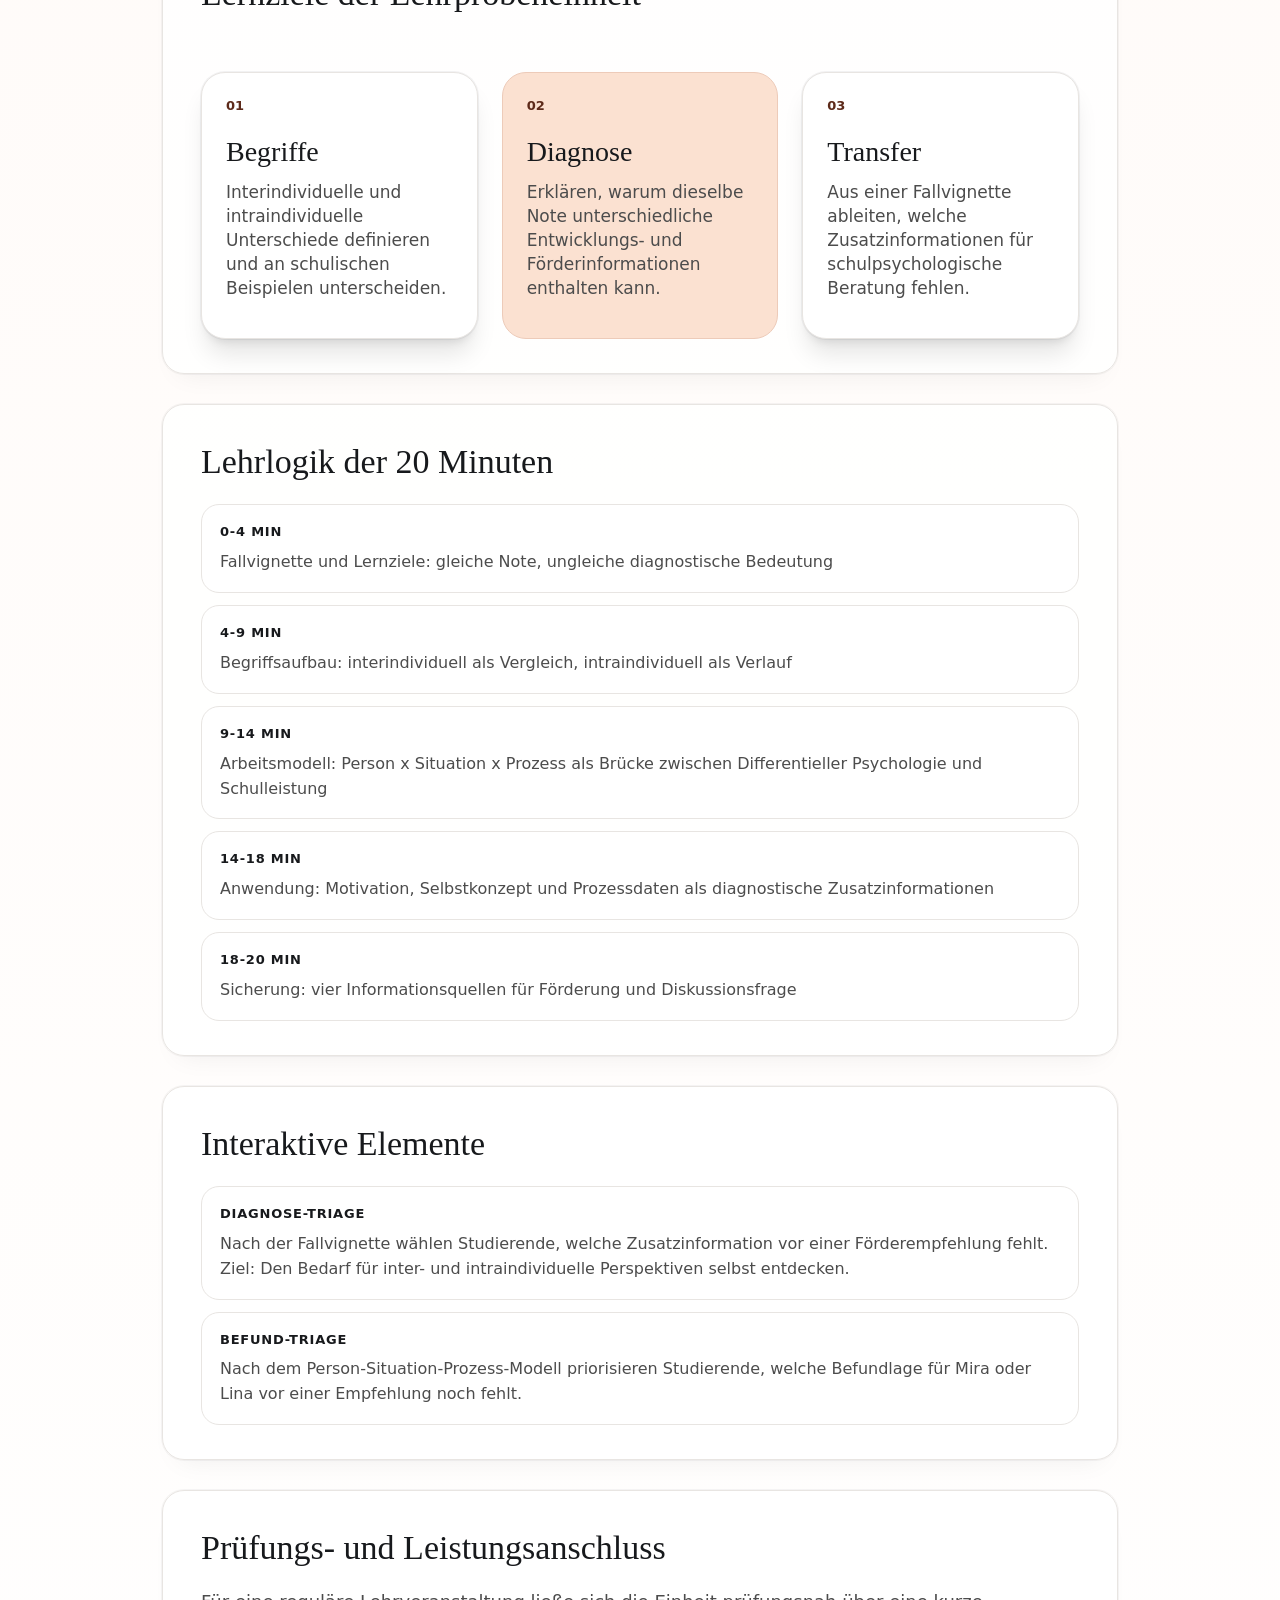
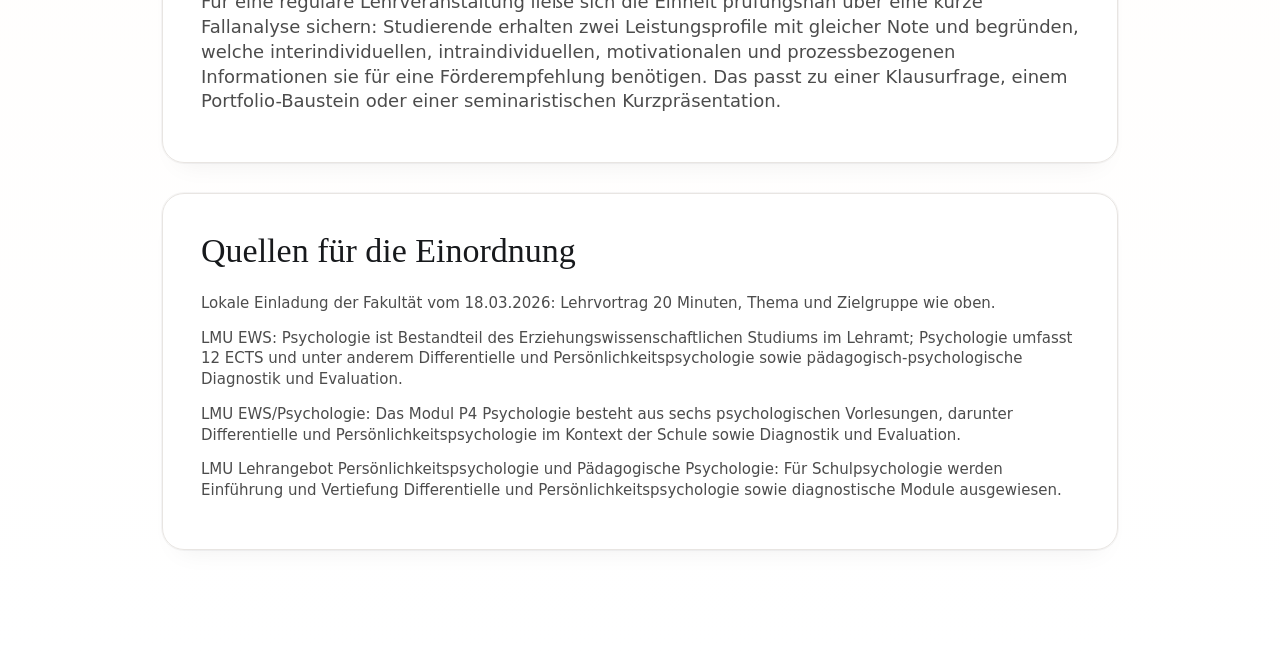
<file: lmu-lehrprobe/syllabus.html>
<!doctype html>
<html class="syllabus-doc" lang="de">
  <head>
    <meta charset="utf-8" />
    <meta name="viewport" content="width=device-width, initial-scale=1" />
    <title>Syllabus | Lehrprobe LMU München</title>
    <link rel="icon" href="data:," />
    <link rel="stylesheet" href="style.css" />
  </head>
  <body class="syllabus-page">
    <header class="topbar">
      <div class="brand">
        <span class="brand-mark" aria-hidden="true"></span>
        <span>Jansen | Syllabus Lehrprobe LMU München</span>
      </div>
      <nav class="controls" aria-label="Seitennavigation">
        <a class="syllabus-link" href="index.html">Folien</a>
        <a class="syllabus-link" href="prompt.html">AI Agent</a>
        <a class="syllabus-link" href="literatur.html">Literatur</a>
        <a class="syllabus-link" href="learn.html">Lernen</a>
      </nav>
    </header>

    <main class="syllabus">
      <section class="syllabus-hero">
        <p class="eyebrow">Curriculare Einordnung</p>
        <h1>Intra- und interindividuelle Unterschiede und Schulleistung</h1>
        <p class="lead">Die Einladung fordert einen 20-minütigen Lehrvortrag mit anschließender Diskussion. Die Einheit wird daher als verdichteter Ausschnitt aus einer vorlesungsnahen Lehrveranstaltung für Lehramtsstudierende mit Schwerpunkt Schulpsychologie gerahmt.</p>
        <div class="pill-row">
          <span class="pill dark">Lehrvortrag</span>
          <span class="pill">20 + 10 Minuten</span>
          <span class="pill">Schulpsychologie</span>
          <span class="pill">Differentielle Psychologie</span>
        </div>
      </section>

      <section class="syllabus-section">
        <h2>Was die Einladung festlegt</h2>
        <div class="fact-grid">
          <article><b>Format</b><span>Lehrvortrag, nicht als Seminar oder vollständige Vorlesungssitzung spezifiziert</span></article>
          <article><b>Dauer</b><span>20 Minuten Lehrvortrag, anschließend 10 Minuten Diskussion</span></article>
          <article><b>Thema</b><span>Intra- und interindividuelle Unterschiede und Schulleistung</span></article>
          <article><b>Zielgruppe</b><span>Studierende im Lehramtsstudium mit Schwerpunkt Schulpsychologie</span></article>
        </div>
      </section>

      <section class="syllabus-section">
        <h2>Curricularer Platz</h2>
        <p>Der naheliegende Platz ist eine Einheit in der Differentiellen und Persönlichkeitspsychologie im Kontext Schule, mit Brücken zur pädagogisch-psychologischen Diagnostik und Evaluation. Im EWS-Studium der LMU gehört Psychologie zum verpflichtenden Lehramtscurriculum; die psychologischen Teilgebiete umfassen unter anderem Differentielle und Persönlichkeitspsychologie sowie Diagnostik und Evaluation. Für den schulpsychologischen Schwerpunkt passt die Einheit zusätzlich in Module zur Einführung und Vertiefung der Differentiellen und Persönlichkeitspsychologie sowie in diagnostische Vertiefungen.</p>
        <div class="fit-table">
          <div><b>Vorher</b><span>Grundbegriffe individueller Unterschiede, Messung, Normvergleich, Schulleistung als Kriterium</span></div>
          <div><b>Diese Einheit</b><span>Warum gleiche Leistung diagnostisch verschieden sein kann: Vergleich zwischen Personen plus Verlauf innerhalb einer Person</span></div>
          <div><b>Nachher</b><span>Diagnostische Entscheidungen, Beratung, Förderplanung und digitale Prozessdaten</span></div>
        </div>
      </section>

      <section class="syllabus-section">
        <h2>Einordnung ins Gesamtcurriculum</h2>
        <p>Die Einheit liegt an einer Schnittstelle, die an der LMU mehrfach curricular verankert ist: EWS-Psychologie, Schulpsychologie, Bachelor-/Nebenfach-Psychologie und das Lehrangebot Persönlichkeitspsychologie und Pädagogische Psychologie. Sie übersetzt Differentielle Psychologie in eine schulische Diagnosefrage: Wann ist ein Leistungswert ein Vergleich, wann ein Verlauf und wann ein Hinweis auf Förderbedarf?</p>
        <div class="fit-table">
          <div><b>EWS-Psychologie</b><span>Psychologie umfasst sechs Bereiche; die Einheit verbindet Differentielle Psychologie, Diagnostik/Evaluation, Pädagogische Psychologie und Entwicklungspsychologie.</span></div>
          <div><b>P4 Psychologie II</b><span>Die LMU-Moodle-Beschreibung verortet Differentielle und Persönlichkeitspsychologie gemeinsam mit Diagnostik/Evaluation und Entwicklungspsychologie im Modul P4.</span></div>
          <div><b>Schulpsychologie</b><span>Module wie Einführung und Vertiefung Differentielle Psychologie, Diagnostik, Gutachtenerstellung und diagnostisches Arbeiten bilden die professionelle Anschlusskette.</span></div>
          <div><b>Psychologie-Hauptfach / Nebenfach</b><span>Differentielle und Persönlichkeitspsychologie sowie Diagnostik und Testtheorie liefern die grundlagenpsychologische und methodische Basis.</span></div>
        </div>
      </section>

      <section class="syllabus-section">
        <h2>Bezüge zu LMU-Lehre</h2>
        <div class="fit-table">
          <div><b>Pädagogische Psychologie des Lehrens und Lernens</b><span>Schulleistung wird als Ergebnis von Lernprozessen, Motivation und Unterstützung gedeutet.</span></div>
          <div><b>Differentielle und Persönlichkeitspsychologie im Kontext Schule und Familie</b><span>Interindividuelle und intraindividuelle Unterschiede werden als Kernbegriffe an schulischen Leistungen konkretisiert.</span></div>
          <div><b>Pädagogisch-psychologische Diagnostik und Evaluation</b><span>Die Fallvignette fragt, welche Zusatzdaten vor einer Förderempfehlung nötig sind.</span></div>
          <div><b>Entwicklungspsychologie</b><span>Intraindividuelle Verläufe führen zur Frage, wie stabile und veränderliche Lern- und Motivationsprofile entstehen.</span></div>
          <div><b>Schulpsychologische Diagnostik und Gutachtenerstellung</b><span>Die Einheit übt, Einzelnoten nicht vorschnell zu interpretieren, sondern Evidenzquellen systematisch zu kombinieren.</span></div>
          <div><b>Motivationale und emotionale Prozesse in Unterrichtskontexten</b><span>Der lokale Lehrstuhlbezug wird über Motivation, Selbstüberzeugungen und Leistungsdeutungen sichtbar.</span></div>
        </div>
      </section>

      <section class="syllabus-section">
        <h2>Semestersyllabus: Einordnung als 2-SWS-Veranstaltung</h2>
        <ol class="week-list">
          <li><b>Gegenstand der Differentiellen Psychologie im Kontext Schule</b><span>Individuelle Unterschiede, schulische Relevanz, professionelle Deutung</span></li>
          <li><b>Messung und Normen</b><span>Reliabilität, Validität, Bezugsnormen, Grenzen von Einzelwerten</span></li>
          <li><b>Schulleistung als psychologisches Konstrukt</b><span>Kompetenz, Performanz, Noten, Tests und Aufgabenanforderungen</span></li>
          <li><b>Kognitive Lernvoraussetzungen</b><span>Vorwissen, Sprache, Arbeitsgedächtnis, Strategieeinsatz</span></li>
          <li><b>Motivation und Selbstüberzeugungen</b><span>Erwartung, Wert, Fähigkeitsselbstkonzept, schulische Entwicklung</span></li>
          <li class="highlight"><b>Lehrprobeneinheit: Intra- und interindividuelle Unterschiede und Schulleistung</b><span>Fall Mira/Lina, Person x Situation x Prozess, diagnostische Zusatzinformationen</span></li>
          <li><b>Diagnostische Fallarbeit und Beratung</b><span>Wie Leistungsprofile in schulpsychologische Beratungsfragen übersetzt werden</span></li>
          <li><b>Diagnostik und Förderentscheidungen</b><span>Vom Leistungsstand zur begründeten schulpsychologischen Empfehlung</span></li>
          <li><b>Soziale und kontextuelle Unterschiede</b><span>Klasse, Familie, Unterricht, Erwartungseffekte und Fairness</span></li>
          <li><b>Digitale Lernumgebungen und Prozessdaten</b><span>Schreiben, Revision, Bearbeitungsspuren und KI-Unterstützung</span></li>
          <li><b>Beratung in Schule und Schulpsychologie</b><span>Kommunikation diagnostischer Befunde, adaptive Förderung</span></li>
          <li><b>Forschungswerkstatt</b><span>Mini-Fallanalyse mit Daten, Interpretation und Grenzen</span></li>
          <li><b>Integration</b><span>Von Theorie über Evidenz zu professionellem Handeln</span></li>
          <li><b>Sicherung und Prüfungsvorbereitung</b><span>Transferfälle, zentrale Begriffe, offene Fragen</span></li>
        </ol>
      </section>

      <section class="syllabus-section">
        <h2>Lernziele der Lehrprobeneinheit</h2>
        <div class="card-grid three compact syllabus-cards">
          <article class="card"><span>01</span><h3>Begriffe</h3><p>Interindividuelle und intraindividuelle Unterschiede definieren und an schulischen Beispielen unterscheiden.</p></article>
          <article class="card warm"><span>02</span><h3>Diagnose</h3><p>Erklären, warum dieselbe Note unterschiedliche Entwicklungs- und Förderinformationen enthalten kann.</p></article>
          <article class="card"><span>03</span><h3>Transfer</h3><p>Aus einer Fallvignette ableiten, welche Zusatzinformationen für schulpsychologische Beratung fehlen.</p></article>
        </div>
      </section>

      <section class="syllabus-section">
        <h2>Lehrlogik der 20 Minuten</h2>
        <div class="fit-table">
          <div><b>0-4 min</b><span>Fallvignette und Lernziele: gleiche Note, ungleiche diagnostische Bedeutung</span></div>
          <div><b>4-9 min</b><span>Begriffsaufbau: interindividuell als Vergleich, intraindividuell als Verlauf</span></div>
          <div><b>9-14 min</b><span>Arbeitsmodell: Person x Situation x Prozess als Brücke zwischen Differentieller Psychologie und Schulleistung</span></div>
          <div><b>14-18 min</b><span>Anwendung: Motivation, Selbstkonzept und Prozessdaten als diagnostische Zusatzinformationen</span></div>
          <div><b>18-20 min</b><span>Sicherung: vier Informationsquellen für Förderung und Diskussionsfrage</span></div>
        </div>
      </section>

      <section class="syllabus-section">
        <h2>Interaktive Elemente</h2>
        <div class="fit-table">
          <div><b>Diagnose-Triage</b><span>Nach der Fallvignette wählen Studierende, welche Zusatzinformation vor einer Förderempfehlung fehlt. Ziel: Den Bedarf für inter- und intraindividuelle Perspektiven selbst entdecken.</span></div>
          <div><b>Befund-Triage</b><span>Nach dem Person-Situation-Prozess-Modell priorisieren Studierende, welche Befundlage für Mira oder Lina vor einer Empfehlung noch fehlt.</span></div>
        </div>
      </section>

      <section class="syllabus-section">
        <h2>Prüfungs- und Leistungsanschluss</h2>
        <p>Für eine reguläre Lehrveranstaltung ließe sich die Einheit prüfungsnah über eine kurze Fallanalyse sichern: Studierende erhalten zwei Leistungsprofile mit gleicher Note und begründen, welche interindividuellen, intraindividuellen, motivationalen und prozessbezogenen Informationen sie für eine Förderempfehlung benötigen. Das passt zu einer Klausurfrage, einem Portfolio-Baustein oder einer seminaristischen Kurzpräsentation.</p>
      </section>

      <section class="syllabus-section sources">
        <h2>Quellen für die Einordnung</h2>
        <p>Lokale Einladung der Fakultät vom 18.03.2026: Lehrvortrag 20 Minuten, Thema und Zielgruppe wie oben.</p>
        <p>LMU EWS: Psychologie ist Bestandteil des Erziehungswissenschaftlichen Studiums im Lehramt; Psychologie umfasst 12 ECTS und unter anderem Differentielle und Persönlichkeitspsychologie sowie pädagogisch-psychologische Diagnostik und Evaluation.</p>
        <p>LMU EWS/Psychologie: Das Modul P4 Psychologie besteht aus sechs psychologischen Vorlesungen, darunter Differentielle und Persönlichkeitspsychologie im Kontext der Schule sowie Diagnostik und Evaluation.</p>
        <p>LMU Lehrangebot Persönlichkeitspsychologie und Pädagogische Psychologie: Für Schulpsychologie werden Einführung und Vertiefung Differentielle und Persönlichkeitspsychologie sowie diagnostische Module ausgewiesen.</p>
      </section>
    </main>
  </body>
</html>
</file>
<file: lmu-lehrprobe/style.css>
:root {
  --canvas: #ffffff;
  --ink: #17191c;
  --graphite: #000000;
  --warm-mist: #fbe1d1;
  --terracotta: #5d2a1a;
  --fog: #f7f7f8;
  --muted-stone: #4c4c4c;
  --light-steel: #777b86;
  --hint-grey: #a3a6af;
  --line: #e8e5e2;
  --shadow: rgba(4, 23, 43, 0.05) 0 0 0 1px, rgba(0, 0, 0, 0.10) 0 20px 25px -5px, rgba(0, 0, 0, 0.10) 0 8px 10px -6px;
  --display: Georgia, "Times New Roman", serif;
  --ui: Aptos, Inter, ui-sans-serif, system-ui, -apple-system, BlinkMacSystemFont, "Segoe UI", sans-serif;
}

* {
  box-sizing: border-box;
}

html {
  scroll-behavior: smooth;
  scroll-snap-type: y mandatory;
}

html,
body {
  min-width: 1180px;
}

body {
  margin: 0;
  background: var(--canvas);
  color: var(--ink);
  font-family: var(--ui);
  font-size: 18px;
  line-height: 1.38;
}

body.lightbox-open,
body.glossary-open {
  overflow: hidden;
}

img {
  display: block;
  max-width: 100%;
}

.deck img {
  cursor: zoom-in;
}

.progress {
  position: fixed;
  inset: 0 0 auto;
  z-index: 90;
  height: 4px;
  background: transparent;
}

#progressBar {
  width: 0;
  height: 100%;
  background: var(--ink);
}

.topbar {
  position: fixed;
  inset: 4px 0 auto;
  z-index: 80;
  min-width: 1180px;
  height: 44px;
  display: flex;
  align-items: center;
  justify-content: space-between;
  padding: 0 28px;
  border-bottom: 1px solid var(--line);
  background: rgba(255, 255, 255, 0.9);
  backdrop-filter: blur(10px);
}

.brand {
  display: flex;
  align-items: center;
  gap: 12px;
  font-size: 13px;
  font-weight: 700;
  letter-spacing: 0.04em;
  text-transform: uppercase;
}

.brand-mark {
  position: relative;
  width: 28px;
  height: 28px;
  border-radius: 999px;
  background: var(--ink);
}

.brand-mark::after {
  content: "";
  position: absolute;
  inset: 8px;
  border-radius: inherit;
  background: var(--warm-mist);
}

.controls {
  display: flex;
  align-items: center;
  gap: 10px;
}

.syllabus-link {
  min-width: 36px;
  height: 36px;
  display: inline-grid;
  place-items: center;
  padding: 0 14px;
  border: 1px solid var(--line);
  border-radius: 999px;
  background: rgba(255, 255, 255, 0.86);
  box-shadow: rgba(4, 23, 43, 0.05) 0 0 0 1px, rgba(0, 0, 0, 0.05) 0 2px 4px;
  color: var(--ink);
  font-size: 12px;
  font-weight: 800;
  letter-spacing: 0.04em;
  text-decoration: none;
  text-transform: uppercase;
}

.controls button {
  width: 36px;
  height: 36px;
  border: 1px solid var(--line);
  border-radius: 999px;
  background: rgba(255, 255, 255, 0.86);
  box-shadow: rgba(4, 23, 43, 0.05) 0 0 0 1px, rgba(0, 0, 0, 0.05) 0 2px 4px;
  color: var(--ink);
  cursor: pointer;
  font: 700 18px/1 var(--ui);
}

.controls button[data-glossary] {
  font-size: 16px;
}

.pathway-rail {
  position: fixed;
  top: 92px;
  right: 18px;
  width: 208px;
  z-index: 70;
  display: grid;
  gap: 8px;
  pointer-events: none;
}

.stage-list {
  display: grid;
  gap: 6px;
  pointer-events: auto;
}

.stage-list a {
  min-height: 34px;
  display: flex;
  align-items: center;
  justify-content: center;
  padding: 4px 12px;
  border: 1px solid var(--line);
  border-radius: 999px;
  background: rgba(255, 255, 255, 0.86);
  box-shadow: rgba(4, 23, 43, 0.05) 0 0 0 1px, rgba(0, 0, 0, 0.05) 0 2px 4px;
  color: var(--light-steel);
  font-size: 10.5px;
  font-weight: 900;
  line-height: 1.08;
  text-align: center;
  text-decoration: none;
  opacity: 0.68;
  transition: background 140ms ease, border-color 140ms ease, color 140ms ease, opacity 140ms ease;
}

.stage-list a span {
  pointer-events: none;
}

.stage-list a:hover,
.stage-list a.is-active {
  border-color: var(--ink);
  background: var(--ink);
  color: var(--canvas);
  opacity: 1;
}

#slideBadge {
  display: none;
  width: max-content;
  padding: 7px 9px;
  border: 1px solid var(--line);
  border-radius: 999px;
  background: rgba(255, 255, 255, 0.9);
  box-shadow: rgba(4, 23, 43, 0.05) 0 0 0 1px, rgba(0, 0, 0, 0.05) 0 2px 4px;
  color: var(--light-steel);
  font-size: 11px;
  font-weight: 700;
}

.rail-slide-counter {
  justify-self: center;
  width: max-content;
  padding: 7px 10px;
  border: 1px solid var(--line);
  border-radius: 999px;
  background: rgba(255, 255, 255, 0.88);
  box-shadow: rgba(4, 23, 43, 0.05) 0 0 0 1px, rgba(0, 0, 0, 0.05) 0 2px 4px;
  color: var(--light-steel);
  font-size: 11px;
  font-weight: 800;
  pointer-events: none;
}

.rail-qr {
  justify-self: center;
  width: 116px;
  margin: 8px 0 0;
  padding: 8px;
  border: 1px solid var(--line);
  border-radius: 18px;
  background: rgba(255, 255, 255, 0.92);
  box-shadow: rgba(4, 23, 43, 0.08) 0 10px 24px -18px;
  opacity: 1;
  transform: translateY(0);
  transition: opacity 160ms ease, transform 160ms ease;
  pointer-events: auto;
}

.rail-qr.is-hidden {
  opacity: 0;
  transform: translateY(-6px);
  pointer-events: none;
}

.rail-qr img {
  width: 100%;
  display: block;
  border-radius: 10px;
}

.rail-qr figcaption {
  margin-top: 5px;
  color: var(--light-steel);
  font-size: 9.5px;
  font-weight: 850;
  line-height: 1.05;
  text-align: center;
}

.deck {
  background: var(--canvas);
}

.slide {
  position: relative;
  min-height: 720px;
  height: 100vh;
  padding: 82px 88px 50px 82px;
  display: grid;
  align-content: center;
  overflow: hidden;
  background: var(--canvas);
  scroll-snap-align: start;
}

.slide::before {
  display: none;
}

.eyebrow {
  width: max-content;
  max-width: min(100%, 980px);
  margin: 0 0 20px;
  padding: 7px 13px;
  border: 1px solid rgba(23, 25, 28, 0.12);
  border-radius: 999px;
  background: rgba(255, 255, 255, 0.82);
  color: var(--ink);
  box-shadow: rgba(4, 23, 43, 0.04) 0 1px 4px;
  font-size: 17px;
  font-weight: 620;
  letter-spacing: 0;
  line-height: 1.15;
}

h1 {
  max-width: 1040px;
  margin: 0;
  font-family: var(--display);
  font-size: 54px;
  font-weight: 400;
  line-height: 1.08;
  letter-spacing: -0.015em;
}

h2,
p,
ul,
blockquote {
  margin: 0;
}

.lead {
  max-width: 760px;
  margin-top: 26px;
  color: var(--muted-stone);
  font-size: 24px;
  line-height: 1.32;
}

.lead.small {
  margin-inline: auto;
  max-width: 780px;
  text-align: center;
  font-size: 22px;
}

.hero {
  grid-template-columns: minmax(0, 1fr) 420px;
  gap: 54px;
  align-items: center;
}

.clean-hero {
  grid-template-columns: minmax(0, 1fr);
  align-content: center;
}

.clean-hero .hero-copy {
  max-width: 920px;
}

.hero h1 {
  font-size: 66px;
}

.hero-visual {
  margin: 0;
  padding: 24px;
  border: 1px solid var(--line);
  border-radius: 24px;
  background: var(--fog);
  box-shadow: var(--shadow);
}

.hero-visual img {
  width: 100%;
  height: 360px;
  object-fit: contain;
}

.hero-visual.newspaper-hero img {
  border: 1px solid rgba(23, 25, 28, 0.08);
  border-radius: 16px;
  object-fit: cover;
  object-position: top center;
}

.lmu-logo {
  position: absolute;
  right: 142px;
  bottom: 74px;
  width: 150px;
  height: auto;
}

.lmu-signature {
  position: absolute;
  right: 142px;
  bottom: 74px;
  display: grid;
  gap: 10px;
  justify-items: start;
  color: var(--muted-stone);
  font-size: 15px;
  font-weight: 750;
}

.lmu-signature .lmu-logo {
  position: static;
  width: 150px;
}

.pill-row {
  margin-top: 34px;
  display: flex;
  flex-wrap: wrap;
  gap: 10px;
}

.pill-row.center {
  justify-content: center;
}

.pill,
.note-pill,
.takeaway {
  display: inline-flex;
  align-items: center;
  justify-content: center;
  min-height: 36px;
  padding: 0 18px;
  border: 1px solid var(--line);
  border-radius: 999px;
  background: var(--fog);
  color: var(--ink);
  font-size: 14px;
  font-weight: 700;
}

.pill.dark,
.note-pill,
.takeaway {
  border-color: var(--ink);
  background: var(--ink);
  color: var(--canvas);
}

.card-grid {
  margin-top: 72px;
  display: grid;
  gap: 24px;
}

.card-grid.three {
  grid-template-columns: repeat(3, 1fr);
}

.card-grid.compact {
  margin-top: 54px;
}

.card,
.case-card,
.compare-card,
.model-row article,
.stack article,
.metric-grid article,
.takeaway-list article {
  position: relative;
  min-height: 214px;
  padding: 24px;
  border: 1px solid var(--line);
  border-radius: 24px;
  background: var(--canvas);
  box-shadow: var(--shadow);
}

.card.warm,
.case-card.warm,
.compare-card.warm,
.model-row article.warm,
.stack article.warm,
.metric-grid article.warm,
.takeaway-list article.warm,
.definition-box.warm {
  background: var(--warm-mist);
  border-color: #edcbb9;
  box-shadow: none;
}

.card span {
  display: block;
  margin-bottom: 18px;
  color: var(--terracotta);
  font-size: 13px;
  font-weight: 800;
}

.card h2,
.case-card h2,
.compare-card h2,
.model-row h2,
.stack h2,
.metric-grid h2 {
  margin-bottom: 16px;
  color: var(--ink);
  font-size: 23px;
  font-weight: 700;
  line-height: 1.1;
}

.card p,
.case-card p,
.compare-card p,
.model-row p,
.stack p,
.metric-grid p {
  color: var(--muted-stone);
  font-size: 17px;
  line-height: 1.42;
}

.curriculum-slide h1,
.course-placement-slide h1 {
  max-width: 1020px;
  font-size: 52px;
}

.course-placement-slide {
  height: auto;
  min-height: calc(100vh + 540px);
  align-content: start;
  overflow: visible;
  padding-top: 70px;
  padding-right: 220px;
  padding-bottom: 110px;
}

.course-placement-slide h1 {
  max-width: 1180px;
  font-size: 46px;
  line-height: 1.04;
}

.curriculum-slide {
  align-content: start;
  padding-top: 70px;
  padding-right: 220px;
}

.curriculum-slide h1 {
  max-width: 1180px;
  font-size: 46px;
  line-height: 1.03;
}

.curriculum-layout {
  margin-top: 20px;
  display: grid;
  grid-template-columns: 390px minmax(0, 1fr);
  gap: 20px;
  align-items: stretch;
}

.curriculum-plan {
  margin: 0;
  padding: 14px;
  border: 1px solid var(--line);
  border-radius: 22px;
  background: var(--fog);
  box-shadow: var(--shadow);
}

.curriculum-plan a {
  display: block;
  color: inherit;
}

.curriculum-plan img {
  width: 100%;
  height: 252px;
  border: 1px solid rgba(23, 25, 28, 0.12);
  border-radius: 14px;
  object-fit: cover;
  object-position: left top;
  background: #fff;
  cursor: pointer;
}

.curriculum-focus {
  display: grid;
  gap: 16px;
}

.curriculum-focus article,
.curriculum-return article,
.curriculum-function-wide {
  padding: 18px 20px;
  border: 1px solid var(--line);
  border-radius: 20px;
  background: var(--canvas);
  box-shadow: rgba(4, 23, 43, 0.04) 0 0 0 1px;
}

.curriculum-focus article.warm {
  border-color: #edcbb9;
  background: var(--warm-mist);
}

.curriculum-today {
  min-height: 132px;
}

.curriculum-function {
  min-height: 134px;
}

.curriculum-function-wide {
  margin-top: 16px;
  min-height: auto;
  display: grid;
  grid-template-columns: 150px minmax(230px, 0.6fr) minmax(0, 1fr);
  gap: 18px;
  align-items: center;
  border-color: #edcbb9;
  background: var(--warm-mist);
}

.curriculum-focus span,
.curriculum-function-wide span {
  display: block;
  color: var(--terracotta);
  font-size: 12px;
  font-weight: 900;
  letter-spacing: 0.05em;
  text-transform: uppercase;
}

.curriculum-focus span {
  margin-bottom: 10px;
}

.curriculum-focus h2,
.curriculum-function-wide h2 {
  color: var(--ink);
  font-size: 23px;
  line-height: 1.08;
}

.curriculum-focus h2 {
  margin-bottom: 10px;
}

.curriculum-today h2 {
  font-family: var(--display);
  font-size: 44px;
  font-weight: 400;
  line-height: 0.98;
}

.curriculum-focus p,
.curriculum-function-wide p {
  color: var(--muted-stone);
  font-size: 16px;
  font-weight: 750;
  line-height: 1.24;
}

.curriculum-return {
  margin-top: 12px;
  display: grid;
  grid-template-columns: repeat(3, 1fr);
  gap: 16px;
}

.curriculum-return article {
  min-height: 78px;
  display: grid;
  align-content: center;
}

.curriculum-return b {
  display: block;
  margin-bottom: 0;
  color: var(--ink);
  font-size: 15px;
  font-weight: 900;
  letter-spacing: 0.04em;
  text-transform: uppercase;
}

.curriculum-return span {
  display: block;
  color: var(--muted-stone);
  font-size: 16px;
  font-weight: 750;
  line-height: 1.26;
}

.curriculum-grid {
  margin-top: 48px;
  display: grid;
  grid-template-columns: repeat(3, 1fr);
  gap: 22px;
}

.curriculum-grid article {
  min-height: 250px;
  padding: 26px;
  border: 1px solid var(--line);
  border-radius: 24px;
  background: var(--canvas);
  box-shadow: var(--shadow);
}

.curriculum-grid article.warm {
  border-color: #edcbb9;
  background: var(--warm-mist);
  box-shadow: none;
}

.curriculum-grid span {
  display: block;
  margin-bottom: 18px;
  color: var(--terracotta);
  font-size: 13px;
  font-weight: 900;
  letter-spacing: 0.05em;
  text-transform: uppercase;
}

.curriculum-grid h2,
.course-map h2 {
  margin-bottom: 14px;
  color: var(--ink);
  font-size: 24px;
  line-height: 1.1;
}

.curriculum-grid p,
.course-map p {
  color: var(--muted-stone);
  font-size: 18px;
  font-weight: 700;
  line-height: 1.36;
}

.study-transfer h1 {
  max-width: 1040px;
  font-size: 46px;
}

.prior-knowledge {
  margin-top: 24px;
  display: grid;
  grid-template-columns: repeat(2, minmax(0, 1fr));
  gap: 14px;
}

.prior-knowledge article {
  padding: 18px 22px;
  border: 1px solid var(--line);
  border-radius: 20px;
  background: var(--fog);
  box-shadow: rgba(4, 23, 43, 0.04) 0 0 0 1px;
}

.prior-knowledge b {
  display: block;
  margin-bottom: 8px;
  color: var(--ink);
  font-size: 13px;
  font-weight: 900;
  letter-spacing: 0.04em;
  text-transform: uppercase;
}

.prior-knowledge span {
  color: var(--muted-stone);
  font-size: 16px;
  font-weight: 760;
  line-height: 1.26;
}

.study-table {
  width: 100%;
  margin-top: 22px;
  border-collapse: separate;
  border-spacing: 0 10px;
}

.study-table th {
  padding: 0 22px 8px;
  color: var(--light-steel);
  font-size: 13px;
  font-weight: 900;
  letter-spacing: 0.05em;
  text-align: left;
  text-transform: uppercase;
}

.study-table td {
  padding: 17px 22px;
  border-block: 1px solid var(--line);
  background: var(--fog);
  color: var(--muted-stone);
  font-size: 18px;
  font-weight: 720;
  line-height: 1.3;
}

.study-table td:first-child {
  width: 38%;
  border-left: 1px solid var(--line);
  border-radius: 20px 0 0 20px;
  color: var(--ink);
}

.study-table td:last-child {
  border-right: 1px solid var(--line);
  border-radius: 0 20px 20px 0;
}

.learning-goal-slide {
  display: grid;
  place-items: center;
  text-align: center;
  background:
    radial-gradient(circle at 50% 50%, rgba(251, 225, 209, 0.92) 0%, rgba(251, 225, 209, 0.48) 28%, rgba(255, 248, 244, 0.18) 52%, rgba(255, 255, 255, 0) 74%),
    var(--canvas);
}

.learning-goal-slide h1 {
  max-width: 1080px;
  margin: 0 auto;
  font-size: clamp(58px, 6.6vw, 94px);
  line-height: 0.96;
  text-wrap: balance;
  text-shadow:
    0 0 32px rgba(251, 225, 209, 0.95),
    0 18px 42px rgba(4, 23, 43, 0.08);
}

.learning-goal-marker {
  width: fit-content;
  margin: 0 auto 30px;
  padding: 10px 18px;
  border: 1px solid rgba(23, 25, 28, 0.1);
  border-radius: 999px;
  background: rgba(255, 255, 255, 0.76);
  color: var(--ink);
  font-size: 17px;
  font-weight: 350;
  letter-spacing: 0;
  box-shadow: 0 14px 34px rgba(4, 23, 43, 0.08);
}

.course-strip {
  margin: 24px auto 0;
  max-width: 980px;
  padding: 18px 28px;
  border-radius: 24px;
  background: var(--ink);
  color: var(--canvas);
  font-size: 22px;
  font-weight: 850;
  text-align: center;
}

.course-map {
  margin-top: 50px;
  display: grid;
  grid-template-columns: repeat(4, 1fr);
  gap: 18px;
}

.course-map article {
  min-height: 244px;
  padding: 24px;
  border: 1px solid var(--line);
  border-radius: 24px;
  background: var(--fog);
}

.course-map article.current {
  border-color: #edcbb9;
  background: var(--warm-mist);
}

.course-map b {
  width: 56px;
  height: 56px;
  margin-bottom: 20px;
  display: grid;
  place-items: center;
  border-radius: 999px;
  background: var(--ink);
  color: var(--canvas);
  font-size: 20px;
}

.course-table-wrap {
  margin-top: 28px;
  max-width: 1250px;
}

.course-table {
  width: 100%;
  border-collapse: separate;
  border-spacing: 0 10px;
}

.course-table thead th {
  position: sticky;
  top: 54px;
  z-index: 2;
  padding: 10px 14px;
  background: rgba(255, 255, 255, 0.94);
  color: var(--light-steel);
  font-size: 12px;
  font-weight: 900;
  letter-spacing: 0.05em;
  text-align: left;
  text-transform: uppercase;
  backdrop-filter: blur(10px);
}

.course-table th,
.course-table td {
  padding: 15px 16px;
  border-block: 1px solid var(--line);
  background: var(--fog);
  color: var(--muted-stone);
  font-size: 16px;
  font-weight: 700;
  line-height: 1.22;
  vertical-align: top;
}

.course-table tbody th {
  width: 23%;
  border-left: 1px solid var(--line);
  border-radius: 16px 0 0 16px;
  color: var(--ink);
  font-size: 17px;
  font-weight: 900;
}

.course-table .term {
  width: 74px;
  color: var(--ink);
  font-size: 22px;
  font-weight: 900;
  text-align: center;
}

.course-table .topic {
  width: 38%;
  color: var(--ink);
}

.course-table td:last-child {
  border-right: 1px solid var(--line);
  border-radius: 0 16px 16px 0;
}

.course-table tr.current-session th,
.course-table tr.current-session td {
  border-color: #edcbb9;
  background: var(--warm-mist);
}

.public-start {
  grid-template-columns: minmax(0, 0.9fr) minmax(360px, 0.74fr);
  grid-template-rows: auto;
  gap: 28px 44px;
  align-items: center;
  padding-right: 220px;
}

.public-start h1 {
  max-width: 760px;
  font-size: 55px;
}

.public-start .lead {
  max-width: 700px;
  font-size: 23px;
}

.public-frame {
  grid-row: 1 / span 2;
  grid-column: 2;
  margin: 0;
  padding: 18px;
  border: 1px solid var(--line);
  border-radius: 24px;
  background: var(--fog);
  box-shadow: var(--shadow);
}

.public-frame img {
  width: 100%;
  height: 600px;
  border: 1px solid rgba(23, 25, 28, 0.08);
  border-radius: 16px;
  object-fit: contain;
  object-position: top center;
  background: #fff;
}

.public-bridge {
  display: grid;
  grid-template-columns: 1fr 1fr;
  gap: 18px;
}

.public-bridge article {
  min-height: 154px;
  padding: 22px 24px;
  border: 1px solid var(--line);
  border-radius: 24px;
  background: var(--canvas);
  box-shadow: var(--shadow);
}

.public-bridge article.warm {
  border-color: #edcbb9;
  background: var(--warm-mist);
  box-shadow: none;
}

.public-bridge b {
  display: block;
  margin-bottom: 12px;
  color: var(--ink);
  font-size: 14px;
  font-weight: 900;
  letter-spacing: 0.04em;
  text-transform: uppercase;
}

.public-bridge span {
  display: block;
  color: var(--muted-stone);
  font-size: 19px;
  font-weight: 750;
  line-height: 1.28;
}

.mandate h1 {
  max-width: 980px;
  font-size: 50px;
}

.mandate-frame {
  position: relative;
  margin: 34px 0 0;
  padding: 18px;
  border: 1px solid var(--line);
  border-radius: 24px;
  background: var(--fog);
  box-shadow: var(--shadow);
}

.mandate-frame img {
  width: 100%;
  height: 258px;
  border: 1px solid rgba(23, 25, 28, 0.08);
  border-radius: 16px;
  object-fit: cover;
  object-position: center;
}

.mandate-frame figcaption {
  position: absolute;
  right: 28px;
  bottom: 28px;
  max-width: 470px;
  padding: 9px 13px;
  border: 1px solid rgba(232, 229, 226, 0.82);
  border-radius: 999px;
  background: rgba(255, 255, 255, 0.92);
  color: var(--muted-stone);
  font-size: 12px;
  font-weight: 800;
}

.threshold h1 {
  max-width: 1120px;
  font-size: 48px;
}

.threshold-combo {
  margin-top: 28px;
  display: grid;
  grid-template-columns: minmax(0, 1fr);
  gap: 18px;
  align-items: stretch;
  max-width: 1120px;
  margin-right: 64px;
}

.threshold-layout {
  margin-top: 34px;
  display: grid;
  grid-template-columns: minmax(0, 1fr) 300px;
  gap: 26px;
  align-items: stretch;
}

.threshold-frame,
.threshold-mini-frame {
  position: relative;
  margin: 0;
  padding: 18px;
  border: 1px solid var(--line);
  border-radius: 24px;
  background: var(--fog);
  box-shadow: var(--shadow);
}

.threshold-frame img,
.threshold-mini-frame img {
  width: 100%;
  border: 1px solid rgba(23, 25, 28, 0.08);
  border-radius: 16px;
  object-fit: cover;
}

.threshold-frame img {
  height: 318px;
  object-position: center 88%;
}

.threshold-combo .threshold-frame img {
  height: 258px;
  object-position: center 88%;
}

.threshold-combo .threshold-law-focus {
  overflow: hidden;
}

.threshold-combo .threshold-law-focus img {
  width: 132%;
  max-width: none;
  transform: translateX(-24%);
  object-position: 74% 88%;
}

.threshold-mini-frame img {
  height: 330px;
}

.threshold-combo .mandate-focus {
  grid-column: 1;
  padding: 16px;
}

.threshold-combo .mandate-focus img {
  height: 318px;
}

.mandate-focus img {
  object-position: 50% 52%;
}

.threshold-mini-frame figcaption {
  position: absolute;
  left: 30px;
  right: 30px;
  bottom: 30px;
  padding: 10px 14px;
  border: 1px solid rgba(232, 229, 226, 0.82);
  border-radius: 999px;
  background: rgba(255, 255, 255, 0.94);
  color: var(--muted-stone);
  font-size: 13px;
  font-weight: 850;
  text-align: center;
}

.threshold-callout {
  min-height: unset;
  padding: 22px 26px;
  display: grid;
  grid-template-columns: 190px minmax(0, 1fr);
  gap: 18px;
  align-items: center;
  border: 1px solid #edcbb9;
  border-radius: 24px;
  background: var(--warm-mist);
}

.threshold-callout p {
  color: var(--muted-stone);
  font-size: 15px;
  font-weight: 900;
  letter-spacing: 0.05em;
  text-transform: uppercase;
}

.threshold-callout span {
  display: block;
  color: var(--muted-stone);
  font-size: 24px;
  font-weight: 800;
  line-height: 1.16;
}

.threshold-strip {
  margin-top: 22px;
  padding: 20px 26px;
  border-radius: 24px;
  background: var(--ink);
  color: var(--canvas);
  font-size: 24px;
  font-weight: 800;
  text-align: center;
}

.didactic-slide h1 {
  max-width: 980px;
  font-size: 44px;
  line-height: 1.02;
}

.structure-flow {
  margin-top: 56px;
  display: grid;
  grid-template-columns: repeat(4, 1fr);
  gap: 22px;
}

.structure-flow article {
  position: relative;
  min-height: 250px;
  padding: 24px 20px;
  border: 1px solid var(--line);
  border-radius: 24px;
  background: var(--fog);
}

.structure-flow article:not(:last-child)::after {
  content: "→";
  position: absolute;
  top: 100px;
  right: -20px;
  z-index: 2;
  color: var(--hint-grey);
  font-size: 28px;
  font-weight: 900;
}

.structure-flow b {
  width: 48px;
  height: 48px;
  margin-bottom: 22px;
  display: grid;
  place-items: center;
  border-radius: 999px;
  background: var(--ink);
  color: var(--canvas);
  font-size: 18px;
}

.structure-flow h2,
.didactic-grid h2 {
  margin-bottom: 10px;
  font-size: 21px;
  line-height: 1.1;
}

.structure-flow p,
.didactic-grid p {
  color: var(--muted-stone);
  font-size: 15px;
  line-height: 1.28;
}

.didactic-grid {
  margin-top: 28px;
  display: grid;
  grid-template-columns: repeat(3, 1fr);
  gap: 14px;
}

.didactic-grid article {
  position: relative;
  min-height: 122px;
  padding: 16px 18px;
  border: 1px solid var(--line);
  border-radius: 18px;
  background: var(--canvas);
  box-shadow: rgba(4, 23, 43, 0.04) 0 0 0 1px, rgba(0, 0, 0, 0.08) 0 16px 20px -18px;
}

.didactic-grid article.warm {
  border-color: #edcbb9;
  background: var(--warm-mist);
  box-shadow: none;
}

.didactic-grid span {
  display: block;
  margin-bottom: 8px;
  color: var(--terracotta);
  font-size: 12px;
  font-weight: 900;
  letter-spacing: 0.05em;
  text-transform: uppercase;
}

.performance-slide h1 {
  max-width: 1010px;
  font-size: 45px;
}

.performance-layout {
  margin-top: 24px;
  display: grid;
  grid-template-columns: minmax(0, 1.28fr) minmax(300px, 0.72fr);
  grid-template-areas:
    "science-title card-one"
    "science-trajectory card-two";
  gap: 18px;
  align-items: stretch;
}

.performance-layout figure {
  margin: 0;
  padding: 14px;
  border: 1px solid var(--line);
  border-radius: 20px;
  background: var(--fog);
  box-shadow: var(--shadow);
}

.science-title {
  grid-area: science-title;
}

.science-trajectory {
  grid-area: science-trajectory;
}

.performance-card:nth-of-type(1) {
  grid-area: card-one;
}

.performance-card:nth-of-type(2) {
  grid-area: card-two;
}

.science-title img,
.science-trajectory img {
  width: 100%;
  border-radius: 12px;
  object-fit: contain;
  background: #fff;
}

.science-title img {
  height: 180px;
}

.science-trajectory img {
  height: 205px;
}

.performance-card {
  min-height: 190px;
  padding: 20px 22px;
  border: 1px solid var(--line);
  border-radius: 20px;
  background: var(--canvas);
  box-shadow: var(--shadow);
  display: grid;
  align-content: center;
}

.performance-card.warm {
  border-color: #edcbb9;
  background: var(--warm-mist);
  box-shadow: none;
}

.performance-card b {
  display: block;
  margin-bottom: 10px;
  color: var(--ink);
  font-size: 15px;
  font-weight: 900;
  letter-spacing: 0.04em;
  text-transform: uppercase;
  text-align: center;
}

.performance-card p {
  color: var(--muted-stone);
  font-size: 24px;
  font-weight: 800;
  line-height: 1.2;
  text-align: center;
}

.apa-citation {
  margin-top: 18px;
  padding: 12px 16px;
  border-radius: 16px;
  background: var(--fog);
  color: var(--muted-stone);
  font-size: 14px;
  line-height: 1.35;
}

.intervention-slide h1 {
  max-width: 1120px;
  font-size: 48px;
}

.intervention-layout {
  margin-top: 26px;
  display: grid;
  grid-template-columns: minmax(0, 1fr) 340px;
  gap: 20px;
  align-items: stretch;
}

.intervention-frame {
  margin: 0;
  padding: 14px;
  border: 1px solid var(--line);
  border-radius: 20px;
  background: var(--fog);
  box-shadow: var(--shadow);
}

.intervention-frame img {
  width: 100%;
  height: 430px;
  border-radius: 12px;
  object-fit: contain;
  background: #fff;
}

.intervention-cards {
  display: grid;
  gap: 14px;
}

.intervention-cards article {
  min-height: 128px;
  padding: 20px 22px;
  border: 1px solid var(--line);
  border-radius: 20px;
  background: var(--canvas);
  box-shadow: var(--shadow);
}

.intervention-cards article.warm {
  border-color: #edcbb9;
  background: var(--warm-mist);
  box-shadow: none;
}

.intervention-cards b {
  display: block;
  margin-bottom: 10px;
  color: var(--ink);
  font-size: 14px;
  font-weight: 900;
  letter-spacing: 0.04em;
  text-transform: uppercase;
}

.intervention-cards span {
  display: block;
  color: var(--muted-stone);
  font-size: 17px;
  font-weight: 750;
  line-height: 1.27;
}

.vera-slide h1 {
  max-width: 1040px;
  font-size: 49px;
}

.vera-visual-stack {
  position: relative;
  margin-top: 24px;
  display: grid;
  gap: 14px;
}

.vera-frame {
  order: 2;
  margin: 0;
  padding: 14px;
  border: 1px solid var(--line);
  border-radius: 20px;
  background: var(--fog);
  box-shadow: var(--shadow);
}

.vera-frame img {
  width: 100%;
  height: 300px;
  border-radius: 12px;
  object-fit: contain;
  background: #fff;
}

.vera-grid {
  position: static;
  order: 1;
  display: grid;
  grid-template-columns: minmax(260px, 0.82fr) minmax(300px, 0.92fr);
  justify-content: space-between;
  gap: 18px;
  pointer-events: none;
}

.vera-grid article {
  min-height: 0;
  padding: 12px 16px;
  border: 1px solid var(--line);
  border-radius: 18px;
  background: rgba(255, 255, 255, 0.92);
  box-shadow: var(--shadow);
  backdrop-filter: blur(12px);
}

.vera-grid article.warm {
  border-color: #edcbb9;
  background: rgba(251, 225, 209, 0.9);
}

.vera-grid b {
  display: block;
  margin-bottom: 6px;
  color: var(--ink);
  font-size: 12px;
  font-weight: 900;
  letter-spacing: 0.04em;
  text-transform: uppercase;
}

.vera-grid span {
  display: block;
  color: var(--muted-stone);
  font-size: 14px;
  font-weight: 750;
  line-height: 1.22;
}

.bflpe-slide h1 {
  max-width: 1040px;
  font-size: 48px;
}

.bflpe-layout {
  margin-top: 28px;
  display: grid;
  grid-template-columns: minmax(0, 1fr) 320px;
  gap: 20px;
  align-items: stretch;
}

.bflpe-frame {
  margin: 0;
  padding: 14px;
  border: 1px solid var(--line);
  border-radius: 22px;
  background: var(--fog);
  box-shadow: var(--shadow);
}

.bflpe-frame img {
  width: 100%;
  height: 318px;
  border-radius: 14px;
  object-fit: contain;
  background: #fff;
}

.bflpe-cards {
  display: grid;
  gap: 16px;
}

.bflpe-cards article {
  min-height: 151px;
  padding: 22px;
  border: 1px solid var(--line);
  border-radius: 22px;
  background: var(--canvas);
  box-shadow: var(--shadow);
}

.bflpe-cards article.warm {
  border-color: #edcbb9;
  background: var(--warm-mist);
  box-shadow: none;
}

.bflpe-cards b {
  display: block;
  margin-bottom: 12px;
  color: var(--ink);
  font-size: 14px;
  font-weight: 900;
  letter-spacing: 0.04em;
  text-transform: uppercase;
}

.bflpe-cards span {
  display: block;
  color: var(--muted-stone);
  font-size: 19px;
  font-weight: 780;
  line-height: 1.26;
}

.roadmap {
  margin-top: 74px;
  display: grid;
  grid-template-columns: repeat(4, 1fr);
  gap: 34px;
}

.roadmap article {
  position: relative;
  text-align: center;
}

.roadmap article:not(:last-child)::after {
  content: "→";
  position: absolute;
  top: 36px;
  right: -28px;
  color: var(--hint-grey);
  font-size: 30px;
  font-weight: 800;
}

.roadmap b,
.takeaway-list b {
  width: 82px;
  height: 82px;
  margin: 0 auto 22px;
  display: grid;
  place-items: center;
  border-radius: 999px;
  background: var(--ink);
  color: var(--canvas);
  font-size: 28px;
}

.roadmap h2 {
  margin-bottom: 10px;
  font-size: 24px;
}

.roadmap p {
  color: var(--muted-stone);
  font-size: 16px;
}

.case-grid,
.compare-grid {
  margin-top: 54px;
  display: grid;
  grid-template-columns: repeat(2, 1fr);
  gap: 48px;
}

.case-card {
  min-height: 250px;
  padding: 32px;
}

#fall .case-card {
  min-height: 190px;
}

#fall .three-cases {
  grid-template-columns: repeat(3, minmax(0, 1fr));
  gap: 24px;
}

#fall .three-cases .case-card {
  min-height: 170px;
  padding: 28px;
}

.case-card h2 {
  font-family: var(--display);
  font-size: 42px;
  font-weight: 400;
}

.case-card strong {
  display: inline-block;
  margin-bottom: 18px;
  padding: 7px 14px;
  border-radius: 999px;
  background: var(--ink);
  color: var(--canvas);
  font-size: 14px;
}

.question-strip,
.prompt {
  margin: 34px auto 0;
  max-width: 980px;
  padding: 24px 32px;
  border-radius: 24px;
  background: var(--ink);
  color: var(--canvas);
  font-size: 22px;
  font-weight: 700;
  text-align: center;
}

.case-thread-row {
  margin-top: 14px;
  display: grid;
  grid-template-columns: repeat(3, minmax(0, 1fr));
  gap: 10px;
}

.case-thread-row span {
  display: block;
  padding: 10px 12px;
  border: 1px solid var(--line);
  border-radius: 999px;
  background: var(--fog);
  color: var(--muted-stone);
  font-size: 13px;
  font-weight: 850;
  text-align: center;
}

.case-thread-row b {
  color: var(--ink);
  margin-right: 4px;
}

.activation .prompt {
  margin-top: 42px;
  background: var(--warm-mist);
  color: var(--ink);
  font-family: var(--display);
  font-size: 30px;
  font-weight: 400;
}

.free-response {
  width: min(900px, 100%);
  margin: 24px auto 0;
  display: grid;
  gap: 10px;
}

.free-response span {
  color: var(--light-steel);
  font-size: 13px;
  font-weight: 900;
  letter-spacing: 0.05em;
  text-transform: uppercase;
}

.free-response textarea {
  width: 100%;
  min-height: 118px;
  resize: vertical;
  padding: 18px 20px;
  border: 1px solid var(--line);
  border-radius: 20px;
  background: var(--fog);
  color: var(--ink);
  box-shadow: rgba(4, 23, 43, 0.04) 0 0 0 1px;
  font: 750 20px/1.34 var(--ui);
}

.free-response textarea:focus {
  outline: 3px solid rgba(23, 25, 28, 0.16);
  border-color: var(--ink);
  background: #fff;
}

.pill-grid {
  margin: 24px auto 0;
  max-width: 920px;
  display: flex;
  flex-wrap: wrap;
  justify-content: center;
  gap: 14px;
}

.pill-grid.four {
  max-width: 1040px;
}

.definition-layout {
  margin-top: 46px;
  display: grid;
  grid-template-columns: 500px 1fr;
  gap: 74px;
  align-items: center;
}

.definition-box {
  padding: 42px 46px;
  border-radius: 24px;
  background: var(--fog);
  color: var(--ink);
  font-family: var(--display);
  font-size: 33px;
  line-height: 1.15;
  text-align: center;
}

ul {
  display: grid;
  gap: 15px;
  padding-left: 28px;
  color: var(--muted-stone);
  font-size: 24px;
}

.takeaway {
  margin-top: 42px;
}

.interindividual-visual,
.intraindividual-visual {
  align-content: center;
  padding-right: 230px;
}

.interindividual-visual h1,
.intraindividual-visual h1 {
  max-width: 850px;
  font-size: 64px;
  line-height: 0.98;
}

.interindividual-visual .lead,
.intraindividual-visual .lead {
  margin-top: 22px;
  max-width: 760px;
  font-size: 24px;
}

.interindividual-stage {
  margin-top: 42px;
  display: grid;
  grid-template-columns: 360px minmax(0, 1fr);
  gap: 30px;
  align-items: end;
}

.interindividual-question {
  min-height: 300px;
  padding: 42px 48px;
  display: flex;
  align-items: center;
  border: 1px solid rgba(232, 229, 226, 0.8);
  border-radius: 28px;
  background: linear-gradient(135deg, #f7f7f8 0%, #ffffff 100%);
  box-shadow: rgba(4, 23, 43, 0.06) 0 18px 38px -24px;
  color: var(--ink);
  font-family: var(--display);
  font-size: 39px;
  line-height: 1.17;
}

.interindividual-question.warm {
  background: linear-gradient(135deg, #fbe1d1 0%, #fff7f1 100%);
  border-color: #edcbb9;
}

.interindividual-figure {
  margin: 0;
  min-width: 0;
}

.interindividual-figure img {
  width: 100%;
  max-height: 360px;
  object-fit: contain;
  object-position: center bottom;
  border-radius: 22px;
}

.interindividual-strip {
  min-height: 54px;
  margin-top: 28px;
  padding: 0 24px;
  display: flex;
  align-items: center;
  justify-content: center;
  border-radius: 999px;
  background: var(--ink);
  color: var(--canvas);
  box-shadow: rgba(4, 23, 43, 0.14) 0 18px 34px -22px;
  font-size: 22px;
  font-weight: 850;
}

.compare-card {
  min-height: 290px;
  padding: 34px;
}

.compare-card .big {
  margin-bottom: 24px;
  color: var(--ink);
  font-family: var(--display);
  font-size: 34px;
  line-height: 1.12;
}

.compare-card small {
  display: inline-block;
  margin-top: 18px;
  color: var(--terracotta);
  font-weight: 800;
}

.note-pill {
  width: max-content;
  margin: 34px auto 0;
  padding-inline: 34px;
  font-family: var(--display);
  font-size: 30px;
  font-weight: 400;
}

.live-demo-slide h1 {
  max-width: 1160px;
  font-size: 40px;
  line-height: 1.02;
}

.live-demo-grid {
  margin-top: 18px;
  display: grid;
  grid-template-columns: minmax(0, 1fr) minmax(0, 1fr);
  gap: 20px;
  align-items: stretch;
  margin-right: 170px;
}

.live-demo-grid.live-single-grid {
  grid-template-columns: minmax(0, 1fr);
  max-width: 1280px;
}

.live-control-panel,
.live-plot-card {
  border: 1px solid var(--line);
  border-radius: 22px;
  background: var(--canvas);
  box-shadow: rgba(4, 23, 43, 0.04) 0 0 0 1px;
}

.live-control-panel {
  display: grid;
  grid-template-columns: 1fr 1fr;
  gap: 12px;
  padding: 0;
  border: 0;
  background: transparent;
  box-shadow: none;
}

.live-between-card {
  border-color: #edcbb9;
}

.live-inter-head {
  display: grid;
  grid-template-columns: minmax(0, 0.92fr) minmax(0, 1.08fr);
  gap: 18px;
  align-items: start;
}

.outcome-switch {
  display: grid;
  grid-template-columns: repeat(4, minmax(0, 1fr));
  gap: 8px;
}

.outcome-switch button {
  min-height: 38px;
  padding: 0 10px;
  border: 1px solid var(--line);
  border-radius: 999px;
  background: var(--fog);
  color: var(--ink);
  font: 900 12px var(--ui);
  cursor: pointer;
}

.outcome-switch button.is-active {
  border-color: var(--ink);
  background: var(--ink);
  color: var(--canvas);
}

.live-control-panel label {
  display: grid;
  gap: 8px;
  padding: 12px 14px;
  border: 1px solid #edcbb9;
  border-radius: 16px;
  background: var(--warm-mist);
}

.live-control-panel span {
  color: var(--ink);
  font-size: 15px;
  font-weight: 900;
  line-height: 1.18;
}

.live-control-panel small {
  color: var(--muted-stone);
  font-size: 13px;
  font-weight: 750;
  line-height: 1.24;
}

.live-control-panel input[type="range"] {
  width: 100%;
  accent-color: var(--ink);
}

.live-profile-control {
  display: grid;
  gap: 8px;
}

.live-profile-control label {
  display: grid;
  gap: 8px;
  padding: 11px 14px;
  border: 1px solid var(--line);
  border-radius: 16px;
  background: var(--fog);
}

.live-profile-control span {
  color: var(--ink);
  font-size: 14px;
  font-weight: 900;
  line-height: 1.18;
}

.live-profile-control input[type="range"] {
  width: 100%;
  accent-color: var(--ink);
}

.live-profile-labels {
  display: grid;
  grid-template-columns: repeat(4, minmax(0, 1fr));
  gap: 7px;
}

.live-profile-labels span {
  min-height: 32px;
  padding: 7px 6px;
  border: 1px solid var(--line);
  border-radius: 999px;
  color: var(--muted-stone);
  background: var(--fog);
  font-size: 10px;
  font-weight: 900;
  line-height: 1.05;
  text-align: center;
}

.live-profile-labels span.is-active {
  border-color: #edcbb9;
  color: var(--ink);
  background: var(--warm-mist);
}

.live-plot-card {
  min-height: 620px;
  padding: 20px 22px;
  display: grid;
  grid-template-rows: auto 1fr;
  gap: 12px;
}

.live-between-card {
  grid-template-rows: auto 1fr auto auto;
}

.live-plot-card:not(.live-between-card) {
  grid-template-rows: auto auto 1fr;
}

.live-inter-card,
.live-intra-card {
  min-height: 660px;
}

.live-plot-card h2 {
  font-size: 27px;
  line-height: 1.08;
}

.live-plot-card svg {
  width: 100%;
  height: 430px;
  overflow: visible;
}

.live-inter-card svg,
.live-intra-card svg {
  height: 455px;
}

.live-inter-card .live-control-panel {
  margin-top: 4px;
}

.live-explain {
  min-height: 68px;
  padding: 10px 12px;
  border-radius: 16px;
  background: var(--fog);
  color: var(--muted-stone);
  font-size: 14px;
  font-weight: 800;
  line-height: 1.24;
}

.live-guide-line {
  stroke: var(--line);
  stroke-width: 2;
}

.live-axis-label {
  fill: var(--light-steel);
  font: 800 13px var(--ui);
}

.live-plot-label {
  fill: var(--ink);
  font: 900 16px var(--ui);
}

.live-muted-label {
  fill: var(--muted-stone);
  font: 800 13px var(--ui);
}

.live-time-label {
  fill: var(--muted-stone);
  font: 850 10px var(--ui);
}

.live-subject-label {
  fill: var(--light-steel);
  font: 900 9px var(--ui);
}

.live-mira-line,
.live-lina-line {
  fill: none;
  stroke-width: 4.4;
  stroke-linecap: round;
  stroke-linejoin: round;
}

.live-mean-line {
  stroke: #c95d2d;
  stroke-width: 2.2;
  stroke-dasharray: 8 8;
}

.live-mira-line {
  stroke: #6a2f1d;
}

.live-lina-line {
  stroke: #315f8f;
}

.model-row {
  margin-top: 62px;
  display: grid;
  grid-template-columns: repeat(4, 1fr);
  gap: 22px;
}

.model-row article {
  min-height: 228px;
  box-shadow: none;
  background: var(--fog);
}

.model-row article:not(:last-child)::after {
  content: "→";
  position: absolute;
  top: 92px;
  right: -22px;
  z-index: 2;
  color: var(--hint-grey);
  font-size: 27px;
  font-weight: 900;
}

.sevt-model-slide h1 {
  max-width: 1160px;
  font-size: 47px;
}

.sevt-layout {
  margin-top: 26px;
  display: grid;
  grid-template-columns: minmax(0, 1fr) 360px;
  gap: 20px;
  align-items: stretch;
  margin-right: 150px;
}

.sevt-frame {
  position: relative;
  margin: 0;
  padding: 16px;
  border: 1px solid var(--line);
  border-radius: 22px;
  background: var(--fog);
  box-shadow: var(--shadow);
}

.sevt-frame img {
  width: 100%;
  height: 430px;
  border-radius: 12px;
  object-fit: contain;
  background: #fff;
}

.sevt-coded-frame::before,
.sevt-coded-frame::after {
  content: "";
  position: absolute;
  top: 16px;
  bottom: 16px;
  z-index: 1;
  border-radius: 12px;
  pointer-events: none;
}

.sevt-coded-frame::before {
  left: calc(16px + 6%);
  width: 16%;
  background: rgba(74, 122, 97, 0.16);
  box-shadow: inset 0 0 0 2px rgba(74, 122, 97, 0.24);
}

.sevt-coded-frame::after {
  left: calc(16px + 35%);
  width: 39%;
  background: rgba(236, 178, 141, 0.19);
  box-shadow: inset 0 0 0 2px rgba(201, 93, 45, 0.2);
}

.sevt-code-zone {
  position: absolute;
  z-index: 2;
  top: 24px;
  padding: 6px 10px;
  border-radius: 999px;
  color: var(--ink);
  background: rgba(255, 255, 255, 0.86);
  font-size: 11px;
  font-weight: 900;
  letter-spacing: 0.04em;
  text-transform: uppercase;
  pointer-events: none;
}

.sevt-code-inter {
  left: calc(28px + 6%);
}

.sevt-code-intra {
  left: calc(28px + 35%);
}

.sevt-hotspot {
  position: absolute;
  z-index: 3;
  border: 1px solid rgba(4, 23, 43, 0.12);
  border-radius: 999px;
  background: rgba(255, 255, 255, 0.7);
  color: rgba(4, 23, 43, 0.48);
  font: 800 10px var(--ui);
  opacity: 0.42;
  cursor: zoom-in;
  transition: opacity 0.18s ease, transform 0.18s ease, background 0.18s ease;
}

.sevt-hotspot:hover,
.sevt-hotspot:focus-visible {
  opacity: 1;
  background: #fff;
  color: var(--ink);
  transform: translateY(-1px);
  outline: none;
}

.sevt-hotspot-expectancy {
  top: 78px;
  left: 73%;
  width: 122px;
  height: 42px;
}

.sevt-hotspot-value {
  top: 276px;
  left: 70%;
  width: 178px;
  height: 76px;
}

.sevt-cards {
  display: grid;
  gap: 14px;
  align-content: center;
}

.sevt-cards article {
  min-height: 116px;
  padding: 18px 20px;
  border: 1px solid var(--line);
  border-radius: 20px;
  background: var(--canvas);
  box-shadow: var(--shadow);
}

.sevt-cards article.warm {
  border-color: #edcbb9;
  background: var(--warm-mist);
  box-shadow: none;
}

.sevt-cards article.cool {
  border-color: rgba(74, 122, 97, 0.22);
  background: rgba(74, 122, 97, 0.13);
  box-shadow: none;
}

.sevt-cards b {
  display: block;
  margin-bottom: 9px;
  color: var(--ink);
  font-size: 14px;
  font-weight: 900;
  letter-spacing: 0.04em;
  text-transform: uppercase;
}

.sevt-cards span {
  display: block;
  color: var(--muted-stone);
  font-size: 16px;
  font-weight: 750;
  line-height: 1.25;
}

.sevt-strip {
  max-width: 1060px;
  margin: 22px 150px 0 0;
  padding: 17px 24px;
  border-radius: 22px;
  background: var(--ink);
  color: var(--canvas);
  font-size: 20px;
  font-weight: 850;
  line-height: 1.25;
  text-align: center;
}

.quote-slide {
  text-align: center;
}

blockquote {
  margin: 58px auto 28px;
  max-width: 940px;
  padding: 34px 42px 40px;
  border-radius: 24px;
  background: var(--warm-mist);
  color: var(--ink);
  font-family: var(--display);
  font-size: 52px;
  line-height: 1.05;
}

.evidence-layout {
  margin-top: 46px;
  display: grid;
  grid-template-columns: 470px 1fr;
  gap: 70px;
  align-items: center;
}

.covers {
  display: grid;
  grid-template-columns: repeat(2, 1fr);
  gap: 22px;
}

.covers img {
  height: 254px;
  width: 100%;
  object-fit: contain;
  border-radius: 14px;
  background: var(--fog);
  box-shadow: var(--shadow);
}

.stack {
  margin-top: 48px;
  display: grid;
  gap: 18px;
}

.stack article {
  min-height: 88px;
  display: grid;
  grid-template-columns: 210px 1fr;
  align-items: center;
  gap: 26px;
  box-shadow: none;
  background: var(--fog);
}

.stack h2 {
  margin: 0;
}

.media-split {
  margin-top: 48px;
  display: grid;
  grid-template-columns: 510px 1fr;
  gap: 68px;
  align-items: center;
}

.media-split figure {
  margin: 0;
  padding: 18px;
  border-radius: 24px;
  background: var(--fog);
  box-shadow: var(--shadow);
}

.media-split img {
  width: 100%;
  height: 280px;
  object-fit: contain;
}

.media-split strong {
  color: var(--ink);
}

.metric-grid {
  margin-top: 56px;
  display: grid;
  grid-template-columns: repeat(2, 1fr);
  gap: 26px;
}

.metric-grid article {
  min-height: 134px;
  box-shadow: none;
  background: var(--fog);
}

.diagnosis-table {
  margin-top: 48px;
  display: grid;
  gap: 16px;
}

.diagnosis-table div {
  min-height: 70px;
  padding: 0 26px;
  display: grid;
  grid-template-columns: 210px 1fr;
  align-items: center;
  border: 1px solid var(--line);
  border-radius: 20px;
  background: var(--fog);
}

.diagnosis-table div:nth-child(even) {
  background: var(--canvas);
}

.diagnosis-table b {
  font-size: 18px;
}

.diagnosis-table span {
  color: var(--muted-stone);
}

.takeaway-list {
  margin-top: 52px;
  display: grid;
  gap: 20px;
}

.takeaway-list article {
  min-height: 92px;
  display: grid;
  grid-template-columns: 82px 1fr;
  align-items: center;
  gap: 28px;
  box-shadow: none;
  background: var(--fog);
}

.takeaway-list b {
  margin: 0;
}

.takeaway-list p {
  color: var(--ink);
  font-size: 25px;
}

.visible-learning-slide h1 {
  max-width: 980px;
  font-size: 54px;
}

.visible-layout {
  margin-top: 46px;
  display: grid;
  grid-template-columns: 0.9fr 1.1fr;
  gap: 24px;
}

.visible-book,
.visible-thesis {
  min-height: 260px;
  padding: 30px;
  border: 1px solid var(--line);
  border-radius: 24px;
  background: var(--canvas);
  box-shadow: var(--shadow);
}

.visible-book {
  display: grid;
  align-content: center;
  gap: 22px;
}

.visible-book p {
  color: var(--ink);
  font-family: var(--display);
  font-size: 34px;
  line-height: 1.12;
}

.visible-book strong {
  font-weight: 500;
}

.visible-book span {
  display: block;
  color: var(--muted-stone);
  font-size: 20px;
  font-weight: 750;
  line-height: 1.3;
}

.visible-thesis.warm {
  border-color: #edcbb9;
  background: var(--warm-mist);
  box-shadow: none;
}

.visible-thesis b {
  display: block;
  margin-bottom: 18px;
  color: var(--ink);
  font-size: 14px;
  font-weight: 900;
  letter-spacing: 0.04em;
  text-transform: uppercase;
}

.visible-thesis p {
  color: var(--ink);
  font-size: 28px;
  font-weight: 750;
  line-height: 1.22;
}

.visible-strip {
  margin-top: 24px;
  padding: 22px 28px;
  border-radius: 24px;
  background: var(--ink);
  color: var(--canvas);
  font-size: 24px;
  font-weight: 850;
  text-align: center;
}

.closing h1 {
  max-width: 1080px;
  font-size: 54px;
}

.closing .lead {
  max-width: 960px;
}

.next-session-grid {
  margin-top: 34px;
  display: grid;
  grid-template-columns: repeat(3, minmax(0, 1fr));
  gap: 18px;
  max-width: 1080px;
}

.next-session-card {
  min-height: 190px;
  padding: 22px 24px;
  display: grid;
  grid-template-rows: auto auto 1fr auto;
  border: 1px solid var(--line);
  border-radius: 24px;
  background: var(--canvas);
  box-shadow: var(--shadow);
  color: inherit;
  text-decoration: none;
  transition: transform 0.18s ease, box-shadow 0.18s ease, border-color 0.18s ease;
}

.next-session-card:hover,
.next-session-card:focus-visible {
  border-color: rgba(4, 23, 43, 0.22);
  box-shadow: 0 24px 44px rgba(4, 23, 43, 0.12);
  transform: translateY(-2px);
  outline: none;
}

.next-session-card.warm {
  border-color: #edcbb9;
  background: var(--warm-mist);
  box-shadow: none;
}

.next-session-grid b {
  display: inline-flex;
  align-items: center;
  justify-content: center;
  width: 36px;
  height: 36px;
  margin-bottom: 18px;
  border-radius: 999px;
  background: var(--ink);
  color: var(--canvas);
  font-size: 16px;
  font-weight: 900;
}

.next-session-grid span {
  display: block;
  margin-bottom: 10px;
  color: var(--ink);
  font-size: 22px;
  font-weight: 900;
  line-height: 1.12;
}

.next-session-grid p {
  color: var(--muted-stone);
  font-size: 18px;
  font-weight: 700;
  line-height: 1.28;
}

.next-session-card em {
  width: fit-content;
  margin-top: 16px;
  padding: 8px 12px;
  border-radius: 999px;
  background: var(--ink);
  color: var(--canvas);
  font-style: normal;
  font-size: 12px;
  font-weight: 900;
  letter-spacing: 0.02em;
}

.next-session-strip {
  max-width: 1080px;
  margin-top: 24px;
  padding: 18px 24px;
  border-radius: 22px;
  background: var(--ink);
  color: var(--canvas);
  font-size: 21px;
  font-weight: 850;
  line-height: 1.22;
  text-align: center;
}

.closing-logo {
  position: absolute;
  right: 144px;
  bottom: 52px;
  width: 160px;
}

.image-lightbox {
  position: fixed;
  inset: 0;
  z-index: 200;
  display: none;
  align-items: center;
  justify-content: center;
  padding: 48px;
}

.image-lightbox.is-open {
  display: flex;
}

.lightbox-backdrop {
  position: absolute;
  inset: 0;
  border: 0;
  background: rgba(12, 14, 17, 0.72);
  cursor: zoom-out;
}

.lightbox-figure {
  position: relative;
  z-index: 1;
  width: min(1180px, calc(100vw - 96px));
  max-height: calc(100vh - 96px);
  margin: 0;
  padding: 18px;
  display: grid;
  gap: 12px;
  border: 1px solid rgba(255, 255, 255, 0.22);
  border-radius: 22px;
  background: #fff;
  box-shadow: rgba(0, 0, 0, 0.34) 0 28px 72px -24px;
}

.lightbox-figure img {
  width: 100%;
  max-height: calc(100vh - 180px);
  object-fit: contain;
  cursor: zoom-out;
}

.lightbox-figure.is-focus-center img {
  height: min(68vh, 720px);
  object-fit: cover;
  object-position: center center;
}

.lightbox-figure figcaption {
  color: var(--muted-stone);
  font-size: 14px;
  font-weight: 750;
  line-height: 1.32;
}

.lightbox-close {
  position: absolute;
  top: -16px;
  right: -16px;
  width: 40px;
  height: 40px;
  border: 1px solid var(--line);
  border-radius: 999px;
  background: #fff;
  box-shadow: rgba(0, 0, 0, 0.18) 0 10px 22px -12px;
  color: var(--ink);
  cursor: pointer;
  font: 800 28px/1 var(--ui);
}

.glossary-popover {
  position: fixed;
  inset: 0;
  z-index: 190;
  display: none;
  align-items: flex-start;
  justify-content: flex-end;
  padding: 64px 86px 32px;
}

.glossary-popover.is-open {
  display: flex;
}

.glossary-backdrop {
  position: absolute;
  inset: 0;
  border: 0;
  background: rgba(12, 14, 17, 0.26);
}

.glossary-card {
  position: relative;
  z-index: 1;
  width: min(520px, calc(100vw - 72px));
  max-height: calc(100vh - 96px);
  margin: 0;
  padding: 22px;
  overflow: auto;
  border: 1px solid var(--line);
  border-radius: 22px;
  background: rgba(255, 255, 255, 0.97);
  box-shadow: rgba(4, 23, 43, 0.12) 0 26px 60px -24px;
  backdrop-filter: blur(12px);
}

.glossary-head {
  display: flex;
  align-items: center;
  justify-content: space-between;
  gap: 16px;
}

.glossary-head p {
  color: var(--light-steel);
  font-size: 12px;
  font-weight: 900;
  letter-spacing: 0.05em;
  text-transform: uppercase;
}

.glossary-head button {
  width: 34px;
  height: 34px;
  border: 1px solid var(--line);
  border-radius: 999px;
  background: #fff;
  color: var(--ink);
  cursor: pointer;
  font: 800 24px/1 var(--ui);
}

.glossary-card h2 {
  margin-top: 14px;
  font-family: var(--display);
  font-size: 34px;
  font-weight: 500;
  line-height: 1.05;
}

.glossary-slide-title {
  margin-top: 8px;
  color: var(--muted-stone);
  font-size: 15px;
  font-weight: 750;
  line-height: 1.3;
}

.glossary-functions {
  margin-top: 18px;
  display: grid;
  gap: 10px;
}

.glossary-functions article {
  padding: 14px 16px;
  border: 1px solid var(--line);
  border-radius: 16px;
  background: var(--fog);
}

.glossary-functions article:nth-child(2) {
  border-color: #edcbb9;
  background: var(--warm-mist);
}

.glossary-functions h3 {
  margin: 0 0 6px;
  color: var(--terracotta);
  font-size: 12px;
  font-weight: 900;
  letter-spacing: 0.05em;
  text-transform: uppercase;
}

.glossary-functions p {
  margin: 0;
  color: var(--muted-stone);
  font-size: 14px;
  font-weight: 730;
  line-height: 1.34;
}

.glossary-card dl {
  margin: 18px 0 0;
  display: grid;
  gap: 12px;
}

.glossary-terms-heading {
  padding-top: 2px;
  color: var(--light-steel) !important;
  font-size: 12px !important;
  letter-spacing: 0.05em;
  text-transform: uppercase;
}

.glossary-card dt {
  color: var(--ink);
  font-size: 16px;
  font-weight: 900;
}

.glossary-card dd {
  margin: 4px 0 0;
  padding-bottom: 12px;
  border-bottom: 1px solid var(--line);
  color: var(--muted-stone);
  font-size: 15px;
  line-height: 1.38;
}

.syllabus-doc {
  scroll-snap-type: none;
}

.syllabus-page {
  background: linear-gradient(180deg, #ffffff 0%, #fff8f4 42%, #ffffff 100%);
}

.syllabus {
  max-width: 1040px;
  margin: 0 auto;
  padding: 112px 42px 80px;
}

.syllabus-hero,
.syllabus-section {
  margin-bottom: 30px;
  padding: 34px 38px;
  border: 1px solid var(--line);
  border-radius: 22px;
  background: rgba(255, 255, 255, 0.88);
  box-shadow: rgba(4, 23, 43, 0.04) 0 0 0 1px, rgba(0, 0, 0, 0.08) 0 16px 28px -18px;
}

.syllabus-hero h1,
.syllabus-section h2 {
  margin: 0 0 18px;
  font-family: var(--display);
  font-weight: 500;
  letter-spacing: 0;
}

.syllabus-hero h1 {
  max-width: 920px;
  font-size: 58px;
  line-height: 0.98;
}

.syllabus-section h2 {
  font-size: 34px;
}

.syllabus-section p {
  max-width: 880px;
  margin: 0 0 14px;
  color: var(--muted-stone);
}

.fact-grid,
.fit-table {
  display: grid;
  gap: 12px;
}

.fact-grid {
  grid-template-columns: repeat(4, 1fr);
}

.fact-grid article,
.fit-table div,
.week-list li,
.exercise-grid article,
.source-list article {
  padding: 18px;
  border: 1px solid var(--line);
  border-radius: 18px;
  background: #fff;
}

.fact-grid b,
.fit-table b,
.week-list b,
.exercise-grid b,
.source-list b {
  display: block;
  margin-bottom: 8px;
  font-size: 13px;
  letter-spacing: 0.06em;
  text-transform: uppercase;
}

.fact-grid span,
.fit-table span,
.week-list span,
.exercise-grid span,
.source-list span {
  color: var(--muted-stone);
  font-size: 16px;
}

.fit-table {
  grid-template-columns: 1fr;
}

.week-list {
  margin: 0;
  padding: 0;
  display: grid;
  grid-template-columns: repeat(2, 1fr);
  gap: 12px;
  list-style: none;
  counter-reset: week;
}

.week-list li {
  counter-increment: week;
}

.week-list li::before {
  content: counter(week, decimal-leading-zero);
  display: inline-grid;
  place-items: center;
  width: 32px;
  height: 32px;
  margin-bottom: 12px;
  border-radius: 999px;
  background: var(--fog);
  color: var(--ink);
  font-size: 12px;
  font-weight: 800;
}

.week-list li.highlight {
  background: var(--warm-mist);
  border-color: rgba(93, 42, 26, 0.22);
}

.syllabus-cards .card h3 {
  margin: 6px 0 8px;
  font-family: var(--display);
  font-size: 28px;
  font-weight: 500;
}

.sources p {
  font-size: 15px;
}

.prompt-doc pre,
.syllabus-section pre {
  margin: 0;
  max-height: none;
  overflow: auto;
  white-space: pre-wrap;
}

.prompt-doc code,
.syllabus-section pre code {
  font-family: "SFMono-Regular", Consolas, "Liberation Mono", monospace;
  font-size: 14px;
  line-height: 1.55;
  color: var(--ink);
}

.ai-agent-hero {
  background:
    radial-gradient(circle at 18% 15%, rgba(255, 224, 205, 0.9) 0, rgba(255, 224, 205, 0) 34%),
    rgba(255, 255, 255, 0.9);
}

.download-button {
  display: inline-flex;
  align-items: center;
  justify-content: center;
  margin: 12px 0 14px;
  padding: 14px 22px;
  border-radius: 999px;
  background: var(--ink);
  color: #fff;
  font-weight: 900;
  text-decoration: none;
  box-shadow: rgba(4, 23, 43, 0.18) 0 14px 30px -18px;
}

.download-path {
  margin-bottom: 0 !important;
  font-size: 14px;
}

.download-path code {
  color: var(--ink);
  font-size: 13px;
  font-weight: 800;
}

.agent-grid {
  display: grid;
  grid-template-columns: repeat(3, 1fr);
  gap: 12px;
}

.agent-grid article,
.agent-steps li {
  padding: 18px;
  border: 1px solid var(--line);
  border-radius: 18px;
  background: #fff;
}

.agent-grid b,
.agent-steps b {
  display: block;
  margin-bottom: 8px;
  font-size: 13px;
  letter-spacing: 0.06em;
  text-transform: uppercase;
}

.agent-grid span,
.agent-steps span {
  color: var(--muted-stone);
  font-size: 16px;
  line-height: 1.35;
}

.agent-steps {
  display: grid;
  gap: 12px;
  margin: 0;
  padding-left: 22px;
}

.exercise-grid,
.source-list {
  display: grid;
  grid-template-columns: repeat(2, 1fr);
  gap: 12px;
  margin-bottom: 18px;
}

.source-list {
  grid-template-columns: repeat(3, 1fr);
}

.literature {
  max-width: 1180px;
}

.literature .syllabus-hero {
  background: linear-gradient(135deg, rgba(255, 255, 255, 0.94), rgba(255, 235, 222, 0.72));
}

.literature-list {
  display: grid;
  gap: 16px;
}

.curated-literature-list {
  counter-reset: literature;
}

.literature-slide {
  padding: 22px 24px;
  border: 1px solid var(--line);
  border-radius: 20px;
  background: rgba(255, 255, 255, 0.94);
  box-shadow: rgba(4, 23, 43, 0.04) 0 0 0 1px, rgba(0, 0, 0, 0.08) 0 14px 24px -20px;
}

.literature-slide h3 {
  margin: 0 0 14px;
  font-size: 20px;
  line-height: 1.18;
}

.literature-slide ol {
  margin: 0;
  padding-left: 24px;
  display: grid;
  gap: 10px;
  color: var(--muted-stone);
  font-size: 15px;
  line-height: 1.5;
}

.literature-slide li::marker {
  color: var(--ink);
  font-weight: 800;
}

.literature-slide em {
  color: var(--ink);
}

.literature-entry {
  position: relative;
  padding-left: 30px;
}

.literature-entry h3 {
  margin-bottom: 12px;
  font-size: 23px;
}

.apa-reference {
  margin: 0 0 12px;
  color: var(--ink);
  font-size: 15px;
  font-weight: 780;
  line-height: 1.5;
}

.literature-entry p:not(.apa-reference) {
  margin: 0;
  color: var(--muted-stone);
  font-size: 17px;
  font-weight: 650;
  line-height: 1.52;
}

@media (max-width: 900px) {
  html,
  body {
    min-width: 0;
  }

  html {
    scroll-snap-type: none;
  }

  .topbar,
  .slide::before {
    display: none;
  }

  .pathway-rail {
    top: 12px;
    right: 12px;
    bottom: auto;
    left: 12px;
    width: auto;
    grid-template-columns: 1fr;
    align-items: start;
  }

  .rail-slide-counter {
    justify-self: end;
    padding: 5px 8px;
  }

  .rail-qr {
    display: none;
  }

  .stage-list {
    grid-template-columns: repeat(5, minmax(0, 1fr));
    gap: 5px;
  }

  .stage-list a {
    min-height: 28px;
    padding: 0 8px;
    font-size: 10px;
  }

  .slide {
    height: auto;
    min-height: 100vh;
    padding: 132px 24px 54px;
  }

  h1,
  .hero h1,
  .closing h1 {
    font-size: 42px;
  }

  .hero,
  .definition-layout,
  .evidence-layout,
  .media-split,
  .case-grid,
  .compare-grid,
  .model-row,
  .card-grid.three,
  .curriculum-grid,
  .curriculum-layout,
  .curriculum-return,
  .course-map,
  .live-demo-grid,
  .public-start,
  .threshold-combo,
  .threshold-layout,
  .structure-flow,
  .didactic-grid,
  .intervention-layout,
  .performance-layout,
  .sevt-layout,
  .vera-grid,
  .bflpe-layout,
  .visible-layout,
  .metric-grid {
    grid-template-columns: 1fr;
  }

  .interindividual-visual,
  .intraindividual-visual {
    padding-right: 88px;
  }

  .interindividual-stage {
    grid-template-columns: 1fr;
  }

  .curriculum-function-wide {
    grid-template-columns: 1fr;
    align-items: start;
  }

  .performance-layout {
    grid-template-areas:
      "science-title"
      "science-trajectory"
      "card-one"
      "card-two";
  }

  .vera-grid {
    position: static;
    margin-top: 16px;
  }

  .vera-frame img {
    height: 280px;
  }

  .lmu-logo,
  .lmu-signature,
  .closing-logo,
  .model-row article::after,
  .structure-flow article::after,
  .didactic-grid article::after,
  .roadmap article::after {
    display: none;
  }

  .public-frame {
    grid-row: auto;
    grid-column: auto;
  }

  .public-frame img,
  .threshold-frame img {
    height: 420px;
  }

  .sevt-layout,
  .sevt-strip {
    margin-right: 0;
  }

  .image-lightbox {
    padding: 18px;
  }

  .lightbox-figure {
    width: calc(100vw - 36px);
    max-height: calc(100vh - 36px);
    padding: 12px;
    border-radius: 16px;
  }

  .lightbox-figure img {
    max-height: calc(100vh - 120px);
  }

  .lightbox-close {
    top: 8px;
    right: 8px;
  }

  .glossary-popover {
    padding: 112px 12px 16px;
    align-items: flex-start;
    justify-content: center;
  }

  .glossary-card {
    width: calc(100vw - 24px);
    max-height: calc(100vh - 130px);
    padding: 18px;
    border-radius: 18px;
  }

  .roadmap {
    grid-template-columns: 1fr 1fr;
  }
}
</file>
<file: lmu-lehrprobe/learn.css>
:root {
  --canvas: #ffffff;
  --ink: #17191c;
  --warm-mist: #fbe1d1;
  --terracotta: #6a2f1d;
  --blue: #315f8f;
  --sage: #dfe8df;
  --fog: #f7f7f8;
  --muted: #555961;
  --line: #e8e5e2;
  --shadow: rgba(4, 23, 43, 0.05) 0 0 0 1px, rgba(0, 0, 0, 0.12) 0 22px 34px -22px;
  --display: Georgia, "Times New Roman", serif;
  --ui: Aptos, Inter, ui-sans-serif, system-ui, -apple-system, BlinkMacSystemFont, "Segoe UI", sans-serif;
}

* {
  box-sizing: border-box;
}

html,
body {
  min-width: 980px;
}

body {
  margin: 0;
  min-height: 100vh;
  background: linear-gradient(180deg, #ffffff 0%, #fff8f4 58%, #ffffff 100%);
  color: var(--ink);
  font-family: var(--ui);
  font-size: 17px;
  line-height: 1.38;
}

.topbar {
  position: fixed;
  inset: 0 0 auto;
  z-index: 20;
  min-width: 980px;
  height: 46px;
  display: flex;
  align-items: center;
  justify-content: space-between;
  padding: 0 22px;
  border-bottom: 1px solid var(--line);
  background: rgba(255, 255, 255, 0.92);
  backdrop-filter: blur(12px);
}

.brand,
.controls {
  display: flex;
  align-items: center;
  gap: 12px;
}

.brand {
  font-size: 13px;
  font-weight: 800;
  letter-spacing: 0.04em;
  text-transform: uppercase;
}

.brand-mark {
  position: relative;
  width: 25px;
  height: 25px;
  border-radius: 999px;
  background: var(--ink);
}

.brand-mark::after {
  content: "";
  position: absolute;
  inset: 7px;
  border-radius: inherit;
  background: var(--warm-mist);
}

.controls a {
  min-height: 32px;
  display: inline-grid;
  place-items: center;
  padding: 0 12px;
  border: 1px solid var(--line);
  border-radius: 999px;
  background: #fff;
  color: var(--ink);
  box-shadow: rgba(4, 23, 43, 0.05) 0 0 0 1px;
  font-size: 12px;
  font-weight: 800;
  letter-spacing: 0.04em;
  text-decoration: none;
  text-transform: uppercase;
}

.demo-shell {
  min-height: 100vh;
  padding: 58px 14px 14px;
}

.demo-board {
  min-height: calc(100vh - 72px);
  max-width: 1320px;
  margin: 0 auto;
  padding: 14px 20px 16px;
  display: grid;
  grid-template-columns: 0.86fr 1.14fr;
  grid-template-rows: auto 1fr auto;
  gap: 14px;
  border: 1px solid var(--line);
  border-radius: 24px;
  background: rgba(255, 255, 255, 0.94);
  box-shadow: var(--shadow);
}

.demo-copy {
  align-self: end;
}

.eyebrow {
  margin: 0 0 10px;
  color: var(--muted);
  font-size: 12px;
  font-weight: 800;
  letter-spacing: 0.05em;
  text-transform: uppercase;
}

h1,
h2,
p {
  margin: 0;
}

h1,
h2 {
  font-family: var(--display);
  font-weight: 500;
  letter-spacing: 0;
}

h1 {
  max-width: 650px;
  font-size: 52px;
  line-height: 0.94;
}

h2 {
  font-size: 29px;
  line-height: 1.02;
}

.lead {
  max-width: 620px;
  margin-top: 12px;
  color: var(--muted);
  font-size: 18px;
}

.control-panel {
  align-self: end;
  display: grid;
  grid-template-columns: 1fr 1fr;
  gap: 12px;
}

.control-panel label {
  padding: 14px 16px;
  display: grid;
  gap: 10px;
  border: 1px solid var(--line);
  border-radius: 18px;
  background: var(--fog);
}

.control-panel span {
  font-size: 16px;
  font-weight: 900;
}

.control-panel small {
  color: var(--muted);
  font-size: 13px;
  font-weight: 700;
}

input[type="range"] {
  width: 100%;
  accent-color: var(--ink);
}

.visual-grid {
  grid-column: 1 / -1;
  display: grid;
  grid-template-columns: 1fr 1fr;
  gap: 14px;
}

.visual-card,
.diagnosis {
  border: 1px solid var(--line);
  border-radius: 20px;
  background: #fff;
  box-shadow: rgba(4, 23, 43, 0.04) 0 0 0 1px;
}

.visual-card {
  min-height: 318px;
  padding: 16px 18px;
  display: grid;
  grid-template-rows: auto 1fr auto;
  gap: 8px;
}

svg {
  width: 100%;
  height: 214px;
  overflow: visible;
}

.explain {
  min-height: 58px;
  padding: 10px 12px;
  border-radius: 16px;
  background: var(--fog);
  color: var(--muted);
  font-size: 15px;
  font-weight: 800;
}

.diagnosis {
  grid-column: 1 / -1;
  padding: 14px 18px;
  display: grid;
  grid-template-columns: 0.9fr 1.1fr;
  gap: 12px 18px;
  align-items: center;
  background: var(--sage);
}

.diagnosis h2 {
  max-width: 680px;
  font-size: 28px;
}

#diagnosisText {
  color: var(--muted);
  font-size: 17px;
  font-weight: 700;
}

.takeaway-row {
  grid-column: 1 / -1;
  display: flex;
  flex-wrap: wrap;
  gap: 8px;
}

.takeaway-row span {
  padding: 7px 10px;
  border: 1px solid rgba(23, 25, 28, 0.12);
  border-radius: 999px;
  background: rgba(255, 255, 255, 0.7);
  font-size: 12px;
  font-weight: 900;
}

.axis-label,
.plot-label {
  fill: var(--muted);
  font: 800 14px var(--ui);
}

.muted-label {
  fill: var(--muted);
  font: 800 12px var(--ui);
}

.time-label {
  fill: var(--muted);
  font: 800 8px var(--ui);
}

.subject-label {
  fill: #777b86;
  font: 900 8px var(--ui);
}

.mira-line,
.lina-line {
  fill: none;
  stroke-width: 3.2;
  stroke-linecap: round;
  stroke-linejoin: round;
}

.mira-line {
  stroke: var(--terracotta);
}

.lina-line {
  stroke: var(--blue);
}

.guide-line {
  stroke: #d9d6d2;
  stroke-width: 2;
}

@media (max-width: 900px) {
  html,
  body,
  .topbar {
    min-width: 0;
  }

  .topbar {
    position: static;
    height: auto;
    padding: 14px 18px;
    align-items: flex-start;
    flex-direction: column;
  }

  .controls {
    flex-wrap: wrap;
  }

  .demo-shell {
    padding: 14px;
  }

  .demo-board,
  .visual-grid,
  .control-panel,
  .diagnosis {
    grid-template-columns: 1fr;
  }

  .demo-board {
    min-height: auto;
    padding: 20px;
  }

  h1 {
    font-size: 46px;
  }
}
</file>
